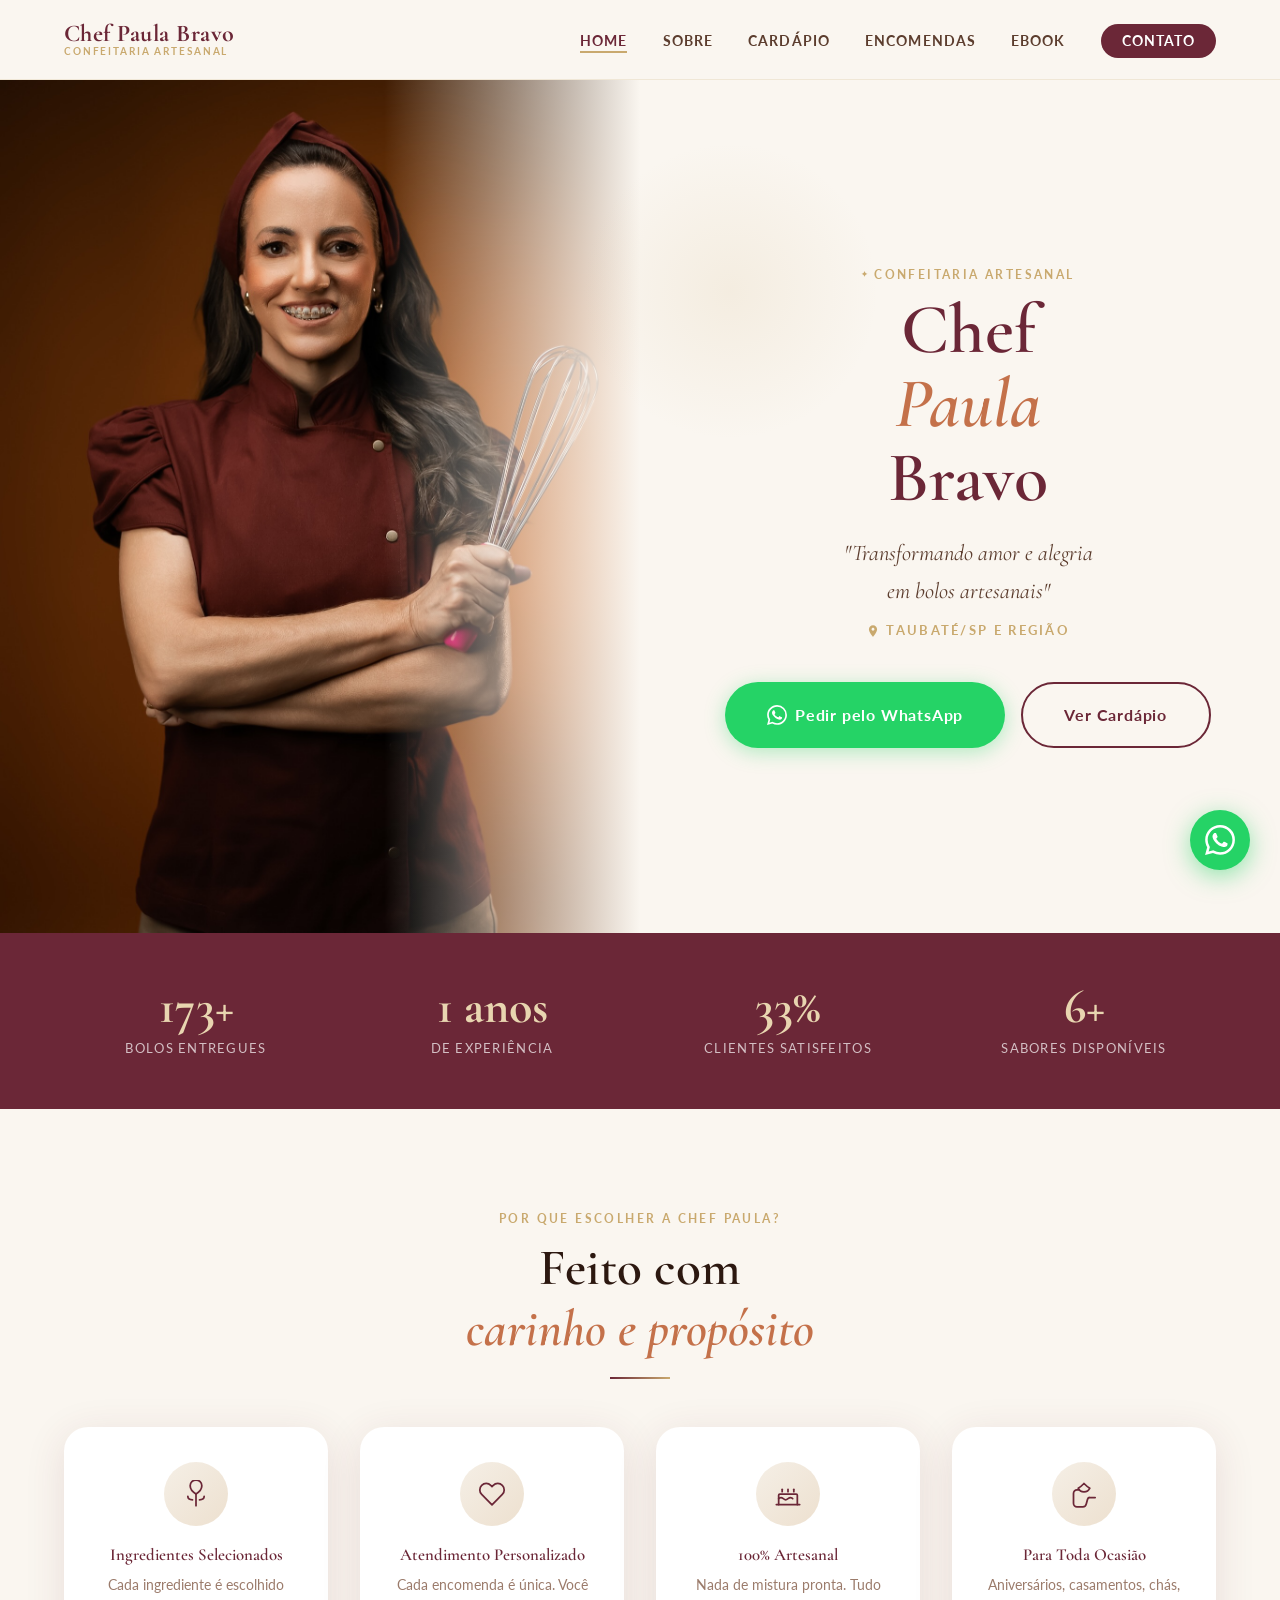
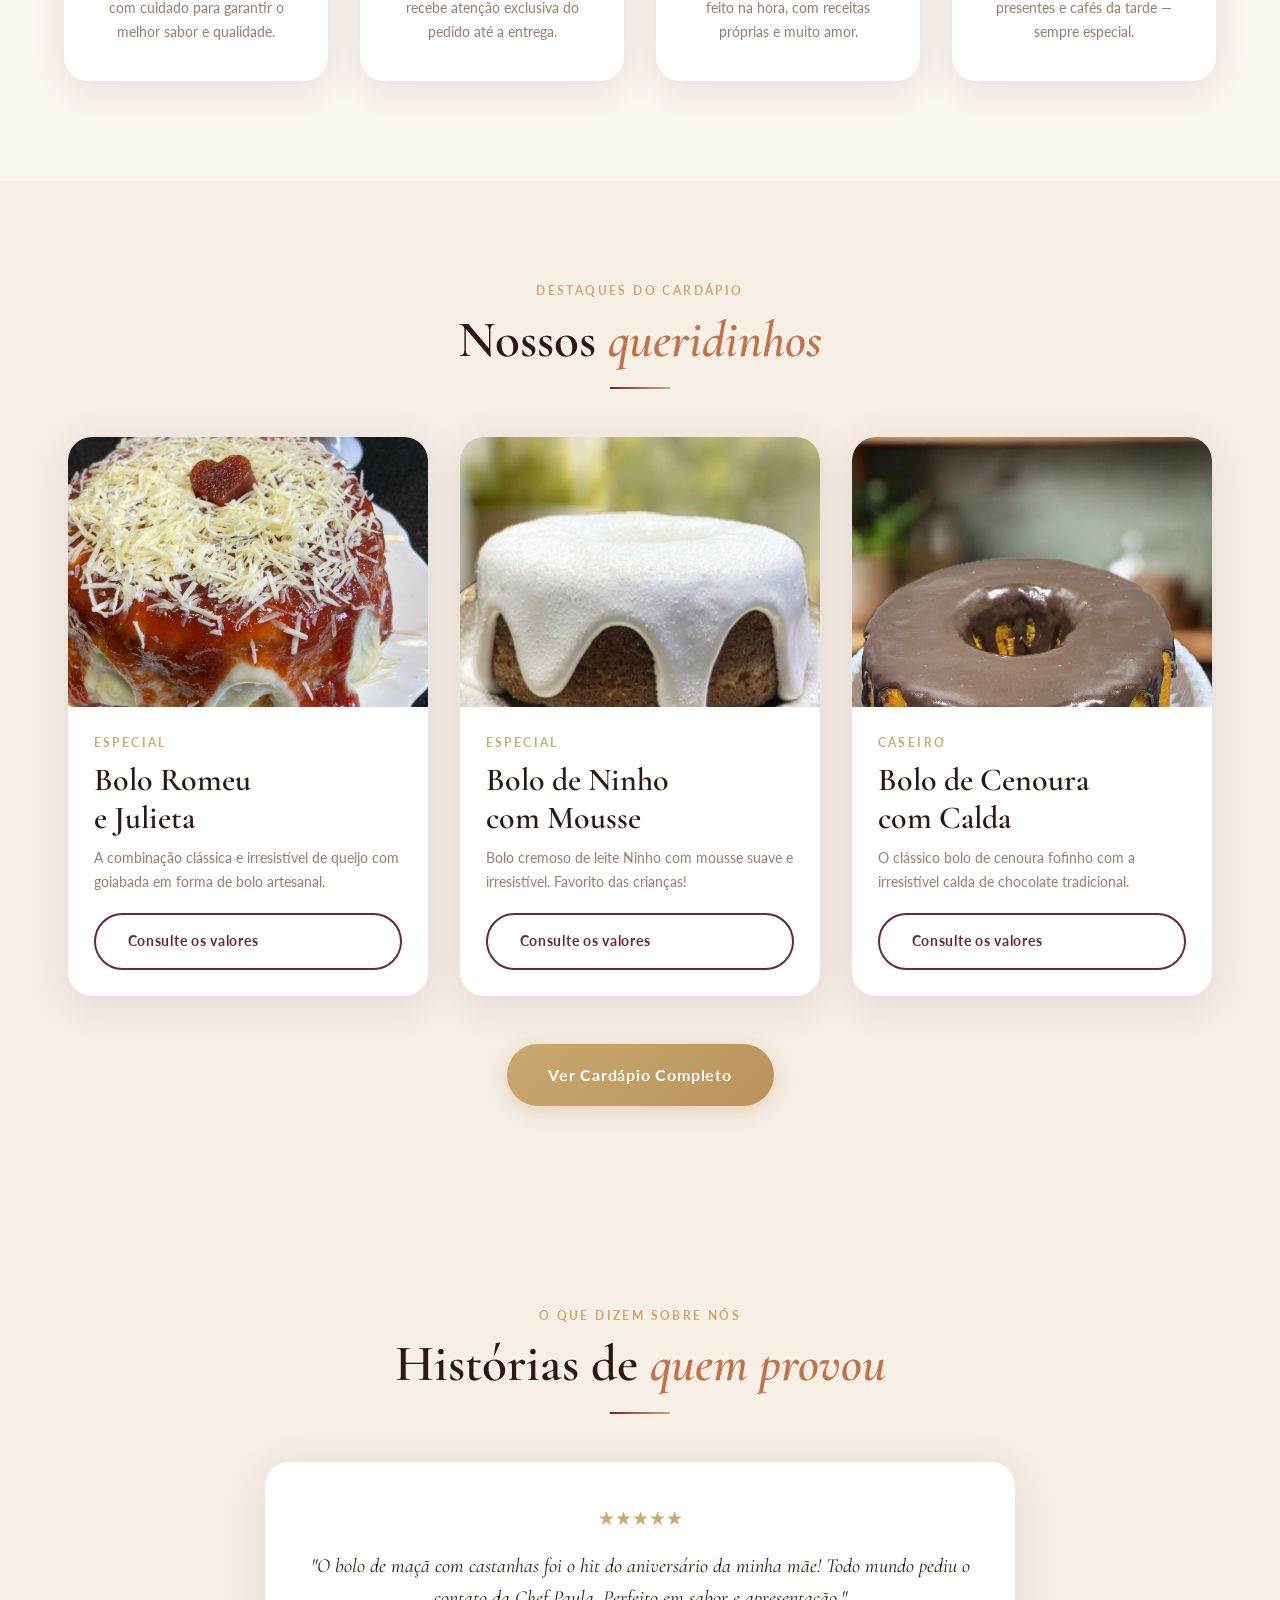
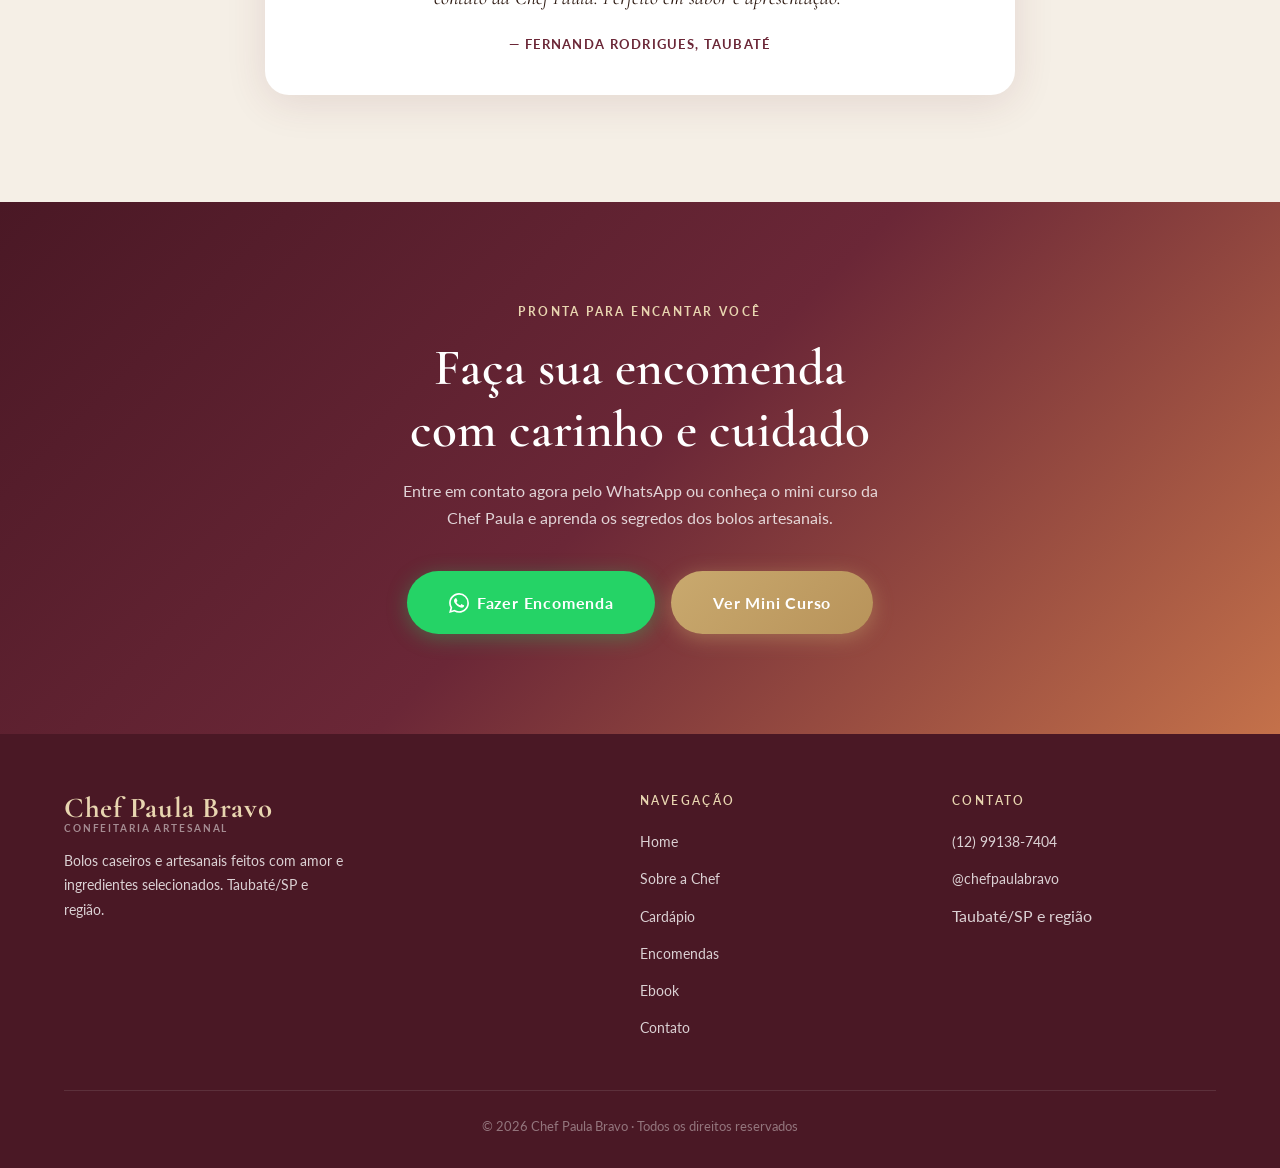
<file: index.html>
<!DOCTYPE html>
<html lang="pt-BR">
<head>
  <meta charset="UTF-8" />
  <meta name="viewport" content="width=device-width, initial-scale=1.0" />
  <title>Chef Paula Bravo | Bolos Artesanais — Taubaté/SP</title>
  <meta name="description" content="Bolos caseiros e artesanais feitos com amor pela Chef Paula Bravo em Taubaté/SP. Encomendas especiais para todas as ocasiões." />
  <link rel="preconnect" href="https://fonts.googleapis.com" />
  <link rel="preconnect" href="https://fonts.gstatic.com" crossorigin />
  <link href="https://fonts.googleapis.com/css2?family=Cormorant+Garamond:ital,wght@0,300;0,400;0,600;0,700;1,400;1,600&family=Lato:wght@300;400;700&display=swap" rel="stylesheet" />
  <link rel="stylesheet" href="style.css" />
  <style>
    /* ── Hero HOME ── */
    .hero {
      min-height: 100vh;
      padding-top: var(--nav-h);
      display: grid;
      grid-template-columns: 1fr 1fr;
      position: relative;
      overflow: hidden;
    }
    .hero-img-col { position: relative; }
    .hero-img-col img {
      width: 100%; height: 100%;
      object-fit: cover; object-position: center top;
    }
    .hero-img-col::after {
      content: '';
      position: absolute; inset: 0;
      background: linear-gradient(to right, transparent 60%, var(--creme) 100%);
    }
    .hero-content {
      display: flex; flex-direction: column; justify-content: center;
      padding: 4rem 5% 4rem 3rem;
      position: relative; z-index: 1;
    }
    .hero-content h1 {
      font-size: clamp(3rem, 5.5vw, 5.5rem);
      color: var(--vinho); line-height: 1.05; margin-bottom: 1.2rem;
    }
    .hero-content h1 em { font-style: italic; color: var(--terracota); }
    .hero-subtitle {
      font-family: var(--font-title); font-size: clamp(1.1rem, 2vw, 1.4rem);
      color: var(--text-mid); font-style: italic; margin-bottom: 0.6rem; font-weight: 400;
    }
    .hero-location {
      font-size: 0.8rem; font-weight: 700; letter-spacing: 0.18em;
      text-transform: uppercase; color: var(--dourado); margin-bottom: 2.5rem;
      display: flex; align-items: center; gap: 0.4rem;
    }
    .hero-btns { display: flex; gap: 1rem; flex-wrap: wrap; }
    .hero-deco {
      position: absolute; top: -60px; left: -60px;
      width: 300px; height: 300px; border-radius: 50%;
      background: radial-gradient(circle, rgba(201,169,110,0.12) 0%, transparent 70%);
      pointer-events: none;
    }

    /* ── Stats ── */
    .stats-bar { background: var(--vinho); padding: 50px 0; }
    .stats-grid {
      display: grid; grid-template-columns: repeat(4, 1fr);
      gap: 2rem; text-align: center;
    }
    .stat-number {
      font-family: var(--font-title); font-size: 3rem;
      font-weight: 700; color: var(--dourado-light); line-height: 1;
    }
    .stat-label {
      font-size: 0.8rem; letter-spacing: 0.1em;
      text-transform: uppercase; color: rgba(255,255,255,0.7); margin-top: 0.4rem;
    }

    /* ── Diferenciais ── */
    .diferenciais-grid {
      display: grid; grid-template-columns: repeat(4, 1fr);
      gap: 2rem; margin-top: 3rem;
    }
    .diferencial-card {
      background: var(--white); border-radius: var(--radius-lg);
      padding: 2.2rem 1.8rem; text-align: center;
      box-shadow: var(--shadow); transition: var(--transition);
      border-bottom: 3px solid transparent;
    }
    .diferencial-card:hover { transform: translateY(-6px); border-bottom-color: var(--dourado); }
    .diferencial-icon {
      width: 64px; height: 64px; border-radius: 50%;
      background: linear-gradient(135deg, #F5EFE6, #EDE0CF);
      display: flex; align-items: center; justify-content: center;
      margin: 0 auto 1.2rem;
    }
    .diferencial-icon svg { width: 28px; height: 28px; color: var(--vinho); stroke: var(--vinho); fill: none; }
    .diferencial-card h3 { font-size: 1.05rem; color: var(--vinho); margin-bottom: 0.5rem; }
    .diferencial-card p { font-size: 0.88rem; color: var(--text-light); line-height: 1.65; }

    /* ── Produtos destaque ── */
    .produtos-grid {
      display: flex;
      flex-wrap: wrap;
      justify-content: center;
      gap: 2rem;
      margin-top: 3rem;
    }
    .produtos-grid .card {
      flex: 0 1 calc(33.333% - 1.5rem);
      max-width: 360px;
      min-width: 260px;
    }
    .card-img {
      width: 100%;
      aspect-ratio: 4/3;
      object-fit: cover;
      object-position: center;
      display: block;
    }

    /* ── Depoimentos ── */
    .depoimentos-section { background: var(--bege); }
    .depoimentos-wrapper {
      position: relative; max-width: 750px;
      margin: 3rem auto 0; min-height: 240px;
    }
    .depoimento-slide {
      position: absolute; inset: 0; opacity: 0;
      transition: opacity 0.7s ease;
      display: flex; flex-direction: column; align-items: center; justify-content: center;
      text-align: center; padding: 2.5rem;
      background: var(--white); border-radius: var(--radius-lg); box-shadow: var(--shadow);
    }
    .depoimento-slide.active { opacity: 1; position: relative; }
    .depoimento-stars { color: var(--dourado); font-size: 1.2rem; margin-bottom: 1rem; }
    .depoimento-text {
      font-family: var(--font-title); font-size: 1.25rem; font-style: italic;
      color: var(--text-dark); margin-bottom: 1.2rem; line-height: 1.6;
    }
    .depoimento-autor {
      font-size: 0.8rem; font-weight: 700; letter-spacing: 0.1em;
      text-transform: uppercase; color: var(--vinho);
    }

    /* ── CTA final ── */
    .cta-section {
      background: linear-gradient(135deg, var(--vinho-dark) 0%, var(--vinho) 50%, var(--terracota) 100%);
      padding: 100px 0; text-align: center;
      position: relative; overflow: hidden;
    }
    .cta-section h2 { color: var(--white); }
    .cta-section p { color: rgba(255,255,255,0.8); max-width: 500px; margin: 1rem auto 2.5rem; }
    .cta-btns { display: flex; gap: 1rem; justify-content: center; flex-wrap: wrap; }

    /* ── Responsive ── */
    @media (max-width: 900px) {
      .hero { grid-template-columns: 1fr; grid-template-rows: 55vh auto; }
      .hero-img-col::after { background: linear-gradient(to bottom, transparent 60%, var(--creme) 100%); }
      .hero-content { padding: 3rem 5%; }
      .diferenciais-grid { grid-template-columns: 1fr 1fr; }
      .produtos-grid .card { flex: 0 1 calc(50% - 1rem); }
      .stats-grid { grid-template-columns: 1fr 1fr; gap: 1.5rem; }
    }
    @media (max-width: 600px) {
      .diferenciais-grid { grid-template-columns: 1fr; }
      .produtos-grid .card { flex: 0 1 100%; max-width: 100%; }
    }
  </style>
</head>
<body>

<nav class="navbar">
  <div class="nav-inner">
    <a href="index.html" class="nav-logo">
      <span class="logo-name">Chef Paula Bravo</span>
      <span class="logo-sub">Confeitaria Artesanal</span>
    </a>
    <button class="nav-toggle" aria-label="Menu">
      <span></span><span></span><span></span>
    </button>
    <ul class="nav-links">
      <li><a href="index.html" class="active">Home</a></li>
      <li><a href="sobre.html">Sobre</a></li>
      <li><a href="cardapio.html">Cardápio</a></li>
      <li><a href="encomendas.html">Encomendas</a></li>
      <li><a href="ebook.html">Ebook</a></li>
      <li><a href="contato.html" class="nav-cta">Contato</a></li>
    </ul>
  </div>
</nav>

<!-- ══ HERO ══ -->
<section class="hero">
  <div class="hero-img-col">
    <img src="img/paula-hero.png" alt="Chef Paula Bravo — Confeiteira Artesanal" />
  </div>
  <div class="hero-content">
    <div class="hero-deco"></div>
    <span class="eyebrow"><span class="ornament">✦</span> Confeitaria Artesanal</span>
    <h1>Chef<br><em>Paula</em><br>Bravo</h1>
    <p class="hero-subtitle">"Transformando amor e alegria<br>em bolos artesanais"</p>
    <p class="hero-location">
      <svg width="14" height="14" viewBox="0 0 24 24" fill="currentColor"><path d="M12 2C8.13 2 5 5.13 5 9c0 5.25 7 13 7 13s7-7.75 7-13c0-3.87-3.13-7-7-7zm0 9.5c-1.38 0-2.5-1.12-2.5-2.5s1.12-2.5 2.5-2.5 2.5 1.12 2.5 2.5-1.12 2.5-2.5 2.5z"/></svg>
      Taubaté/SP e região
    </p>
    <div class="hero-btns">
      <a href="https://wa.me/5512991387404?text=Ol%C3%A1%2C%20Chef%20Paula%21%20Vim%20pelo%20site%20e%20gostaria%20de%20fazer%20uma%20encomenda." class="btn btn-wpp btn-lg" target="_blank" rel="noopener">
        <svg width="20" height="20" viewBox="0 0 24 24" fill="currentColor"><path d="M17.472 14.382c-.297-.149-1.758-.867-2.03-.967-.273-.099-.471-.148-.67.15-.197.297-.767.966-.94 1.164-.173.199-.347.223-.644.075-.297-.15-1.255-.463-2.39-1.475-.883-.788-1.48-1.761-1.653-2.059-.173-.297-.018-.458.13-.606.134-.133.298-.347.446-.52.149-.174.198-.298.298-.497.099-.198.05-.371-.025-.52-.075-.149-.669-1.612-.916-2.207-.242-.579-.487-.5-.669-.51-.173-.008-.371-.01-.57-.01-.198 0-.52.074-.792.372-.272.297-1.04 1.016-1.04 2.479 0 1.462 1.065 2.875 1.213 3.074.149.198 2.096 3.2 5.077 4.487.709.306 1.262.489 1.694.625.712.227 1.36.195 1.871.118.571-.085 1.758-.719 2.006-1.413.248-.694.248-1.289.173-1.413-.074-.124-.272-.198-.57-.347m-5.421 7.403h-.004a9.87 9.87 0 01-5.031-1.378l-.361-.214-3.741.982.998-3.648-.235-.374a9.86 9.86 0 01-1.51-5.26c.001-5.45 4.436-9.884 9.888-9.884 2.64 0 5.122 1.03 6.988 2.898a9.825 9.825 0 012.893 6.994c-.003 5.45-4.437 9.884-9.885 9.884m8.413-18.297A11.815 11.815 0 0012.05 0C5.495 0 .16 5.335.157 11.892c0 2.096.547 4.142 1.588 5.945L.057 24l6.305-1.654a11.882 11.882 0 005.683 1.448h.005c6.554 0 11.89-5.335 11.893-11.893a11.821 11.821 0 00-3.48-8.413z"/></svg>
        Pedir pelo WhatsApp
      </a>
      <a href="cardapio.html" class="btn btn-outline btn-lg" style="color:var(--vinho);border-color:var(--vinho);">Ver Cardápio</a>
    </div>
  </div>
</section>

<!-- ══ STATS ══ -->
<section class="stats-bar">
  <div class="container">
    <div class="stats-grid">
      <div>
        <div class="stat-number"><span data-counter="500" data-suffix="+">500+</span></div>
        <div class="stat-label">Bolos entregues</div>
      </div>
      <div>
        <div class="stat-number"><span data-counter="5" data-suffix=" anos">5 anos</span></div>
        <div class="stat-label">De experiência</div>
      </div>
      <div>
        <div class="stat-number"><span data-counter="98" data-suffix="%">98%</span></div>
        <div class="stat-label">Clientes satisfeitos</div>
      </div>
      <div>
        <div class="stat-number"><span data-counter="20" data-suffix="+">20+</span></div>
        <div class="stat-label">Sabores disponíveis</div>
      </div>
    </div>
  </div>
</section>

<!-- ══ DIFERENCIAIS ══ -->
<section class="section">
  <div class="container text-center">
    <span class="eyebrow">Por que escolher a Chef Paula?</span>
    <h2 class="section-title">Feito com<br><em style="font-style:italic;color:var(--terracota)">carinho e propósito</em></h2>
    <div class="divider"></div>
    <div class="diferenciais-grid">
      <div class="diferencial-card">
        <div class="diferencial-icon">
          <svg viewBox="0 0 24 24" fill="none" stroke="currentColor" stroke-width="1.5" stroke-linecap="round" stroke-linejoin="round"><path d="M12 22V12"/><path d="M12 12C12 12 7 9 7 5a5 5 0 0 1 10 0c0 4-5 7-5 7z"/><path d="M9 17c-2 0-4-1-4-3"/><path d="M15 17c2 0 4-1 4-3"/></svg>
        </div>
        <h3>Ingredientes Selecionados</h3>
        <p>Cada ingrediente é escolhido com cuidado para garantir o melhor sabor e qualidade.</p>
      </div>
      <div class="diferencial-card">
        <div class="diferencial-icon">
          <svg viewBox="0 0 24 24" fill="none" stroke="currentColor" stroke-width="1.5" stroke-linecap="round" stroke-linejoin="round"><path d="M20.84 4.61a5.5 5.5 0 0 0-7.78 0L12 5.67l-1.06-1.06a5.5 5.5 0 0 0-7.78 7.78L12 21.23l8.84-8.84a5.5 5.5 0 0 0 0-7.78z"/></svg>
        </div>
        <h3>Atendimento Personalizado</h3>
        <p>Cada encomenda é única. Você recebe atenção exclusiva do pedido até a entrega.</p>
      </div>
      <div class="diferencial-card">
        <div class="diferencial-icon">
          <svg viewBox="0 0 24 24" fill="none" stroke="currentColor" stroke-width="1.5" stroke-linecap="round" stroke-linejoin="round"><path d="M20 21v-8a1 1 0 0 0-1-1H5a1 1 0 0 0-1 1v8"/><path d="M4 16s.5-1 2-1 2.5 2 4 2 2.5-2 4-2 2 1 2 1"/><path d="M2 21h20"/><path d="M7 8v2"/><path d="M12 8v2"/><path d="M17 8v2"/></svg>
        </div>
        <h3>100% Artesanal</h3>
        <p>Nada de mistura pronta. Tudo feito na hora, com receitas próprias e muito amor.</p>
      </div>
      <div class="diferencial-card">
        <div class="diferencial-icon">
          <svg viewBox="0 0 24 24" fill="none" stroke="currentColor" stroke-width="1.5" stroke-linecap="round" stroke-linejoin="round"><path d="M21.54 15H17a2 2 0 0 0-1.94 1.5l-1.12 4A3 3 0 0 1 11 23H6a3 3 0 0 1-3-3v-8.5a3 3 0 0 1 3-3h2"/><path d="M17 7.02C14.33 5.48 12 3 12 3s-2.33 2.48-5 4.02a5.5 5.5 0 0 0 10 0z"/></svg>
        </div>
        <h3>Para Toda Ocasião</h3>
        <p>Aniversários, casamentos, chás, presentes e cafés da tarde — sempre especial.</p>
      </div>
    </div>
  </div>
</section>

<!-- ══ PRODUTOS DESTAQUE ══ -->
<section class="section section-alt">
  <div class="container">
    <div class="text-center">
      <span class="eyebrow">Destaques do Cardápio</span>
      <h2 class="section-title">Nossos <em style="font-style:italic;color:var(--terracota)">queridinhos</em></h2>
      <div class="divider"></div>
    </div>
    <div class="produtos-grid">

      <div class="card">
        <img src="img/Bolo Romeu e Julieta .jpeg" alt="Bolo Romeu e Julieta" class="card-img" loading="lazy" />
        <div class="card-body">
          <span class="eyebrow" style="text-align:left">Especial</span>
          <h3 style="margin-bottom:.5rem">Bolo Romeu<br>e Julieta</h3>
          <p style="font-size:.88rem;color:var(--text-light);margin-bottom:1.2rem">A combinação clássica e irresistível de queijo com goiabada em forma de bolo artesanal.</p>
          <a href="cardapio.html" class="btn btn-outline" style="width:100%;text-align:center;color:var(--vinho);border-color:var(--vinho);">Consulte os valores</a>
        </div>
      </div>

      <div class="card">
        <img src="img/Bolo de ninho com mousse.PNG" alt="Bolo de Ninho com Mousse" class="card-img" loading="lazy" />
        <div class="card-body">
          <span class="eyebrow" style="text-align:left">Especial</span>
          <h3 style="margin-bottom:.5rem">Bolo de Ninho<br>com Mousse</h3>
          <p style="font-size:.88rem;color:var(--text-light);margin-bottom:1.2rem">Bolo cremoso de leite Ninho com mousse suave e irresistível. Favorito das crianças!</p>
          <a href="cardapio.html" class="btn btn-outline" style="width:100%;text-align:center;color:var(--vinho);border-color:var(--vinho);">Consulte os valores</a>
        </div>
      </div>

      <div class="card">
        <img src="img/Cenoura com calda tradiciona.PNG" alt="Bolo de Cenoura com Calda Tradicional" class="card-img" loading="lazy" />
        <div class="card-body">
          <span class="eyebrow" style="text-align:left">Caseiro</span>
          <h3 style="margin-bottom:.5rem">Bolo de Cenoura<br>com Calda</h3>
          <p style="font-size:.88rem;color:var(--text-light);margin-bottom:1.2rem">O clássico bolo de cenoura fofinho com a irresistível calda de chocolate tradicional.</p>
          <a href="cardapio.html" class="btn btn-outline" style="width:100%;text-align:center;color:var(--vinho);border-color:var(--vinho);">Consulte os valores</a>
        </div>
      </div>

    </div>
    <div style="text-align:center;margin-top:3rem">
      <a href="cardapio.html" class="btn btn-gold btn-lg">Ver Cardápio Completo</a>
    </div>
  </div>
</section>

<!-- ══ DEPOIMENTOS ══ -->
<section class="section depoimentos-section">
  <div class="container text-center">
    <span class="eyebrow">O que dizem sobre nós</span>
    <h2 class="section-title">Histórias de <em style="font-style:italic;color:var(--terracota)">quem provou</em></h2>
    <div class="divider"></div>
    <div class="depoimentos-wrapper">
      <div class="depoimento-slide active">
        <div class="depoimento-stars">★★★★★</div>
        <p class="depoimento-text">"O bolo de maçã com castanhas foi o hit do aniversário da minha mãe! Todo mundo pediu o contato da Chef Paula. Perfeito em sabor e apresentação."</p>
        <span class="depoimento-autor">— Fernanda Rodrigues, Taubaté</span>
      </div>
      <div class="depoimento-slide">
        <div class="depoimento-stars">★★★★★</div>
        <p class="depoimento-text">"Encomendei o kit café da tarde para uma reunião de família e foi um sucesso. Os pãezinhos de mandioquinha foram os primeiros a acabar! Voltarei sempre."</p>
        <span class="depoimento-autor">— Carla Mendonça, Tremembé</span>
      </div>
      <div class="depoimento-slide">
        <div class="depoimento-stars">★★★★★</div>
        <p class="depoimento-text">"Atendimento carinhoso, entrega no prazo e um bolo de nozes que me fez chorar de emoção. Chef Paula, você é um presente! Super recomendo."</p>
        <span class="depoimento-autor">— Juliana Castro, Taubaté</span>
      </div>
    </div>
  </div>
</section>

<!-- ══ CTA FINAL ══ -->
<section class="cta-section">
  <div class="container">
    <span class="eyebrow" style="color:var(--dourado-light);margin-bottom:1rem">Pronta para encantar você</span>
    <h2 style="font-size:clamp(2rem,4vw,3.5rem)">Faça sua encomenda<br>com carinho e cuidado</h2>
    <p>Entre em contato agora pelo WhatsApp ou conheça o mini curso da Chef Paula e aprenda os segredos dos bolos artesanais.</p>
    <div class="cta-btns">
      <a href="https://wa.me/5512991387404?text=Olá%2C%20Chef%20Paula%21%20Vim%20pelo%20site%20e%20gostaria%20de%20fazer%20uma%20encomenda." class="btn btn-wpp btn-lg" target="_blank" rel="noopener">
        <svg width="20" height="20" viewBox="0 0 24 24" fill="currentColor"><path d="M17.472 14.382c-.297-.149-1.758-.867-2.03-.967-.273-.099-.471-.148-.67.15-.197.297-.767.966-.94 1.164-.173.199-.347.223-.644.075-.297-.15-1.255-.463-2.39-1.475-.883-.788-1.48-1.761-1.653-2.059-.173-.297-.018-.458.13-.606.134-.133.298-.347.446-.52.149-.174.198-.298.298-.497.099-.198.05-.371-.025-.52-.075-.149-.669-1.612-.916-2.207-.242-.579-.487-.5-.669-.51-.173-.008-.371-.01-.57-.01-.198 0-.52.074-.792.372-.272.297-1.04 1.016-1.04 2.479 0 1.462 1.065 2.875 1.213 3.074.149.198 2.096 3.2 5.077 4.487.709.306 1.262.489 1.694.625.712.227 1.36.195 1.871.118.571-.085 1.758-.719 2.006-1.413.248-.694.248-1.289.173-1.413-.074-.124-.272-.198-.57-.347m-5.421 7.403h-.004a9.87 9.87 0 01-5.031-1.378l-.361-.214-3.741.982.998-3.648-.235-.374a9.86 9.86 0 01-1.51-5.26c.001-5.45 4.436-9.884 9.888-9.884 2.64 0 5.122 1.03 6.988 2.898a9.825 9.825 0 012.893 6.994c-.003 5.45-4.437 9.884-9.885 9.884m8.413-18.297A11.815 11.815 0 0012.05 0C5.495 0 .16 5.335.157 11.892c0 2.096.547 4.142 1.588 5.945L.057 24l6.305-1.654a11.882 11.882 0 005.683 1.448h.005c6.554 0 11.89-5.335 11.893-11.893a11.821 11.821 0 00-3.48-8.413z"/></svg>
        Fazer Encomenda
      </a>
      <a href="ebook.html" class="btn btn-gold btn-lg">Ver Mini Curso</a>
    </div>
  </div>
</section>

<!-- ══ FOOTER ══ -->
<footer>
  <div class="container">
    <div class="footer-grid">
      <div class="footer-brand">
        <a href="index.html" class="nav-logo">
          <span class="logo-name">Chef Paula Bravo</span>
          <span class="logo-sub">Confeitaria Artesanal</span>
        </a>
        <p>Bolos caseiros e artesanais feitos com amor e ingredientes selecionados. Taubaté/SP e região.</p>
      </div>
      <div>
        <h4>Navegação</h4>
        <ul>
          <li><a href="index.html">Home</a></li>
          <li><a href="sobre.html">Sobre a Chef</a></li>
          <li><a href="cardapio.html">Cardápio</a></li>
          <li><a href="encomendas.html">Encomendas</a></li>
          <li><a href="ebook.html">Ebook</a></li>
          <li><a href="contato.html">Contato</a></li>
        </ul>
      </div>
      <div>
        <h4>Contato</h4>
        <ul>
          <li><a href="https://wa.me/5512991387404" target="_blank">(12) 99138-7404</a></li>
          <li><a href="https://instagram.com/chefpaulabravo" target="_blank">@chefpaulabravo</a></li>
          <li>Taubaté/SP e região</li>
        </ul>
      </div>
    </div>
    <p class="footer-bottom">© 2026 Chef Paula Bravo · Todos os direitos reservados</p>
  </div>
</footer>

<!-- ══ WHATSAPP FLUTUANTE ══ -->
<a href="https://wa.me/5512991387404?text=Olá%2C%20Chef%20Paula%21%20Vim%20pelo%20site%20e%20gostaria%20de%20fazer%20uma%20encomenda." class="wpp-float" target="_blank" rel="noopener" aria-label="WhatsApp">
  <svg viewBox="0 0 24 24" fill="currentColor"><path d="M17.472 14.382c-.297-.149-1.758-.867-2.03-.967-.273-.099-.471-.148-.67.15-.197.297-.767.966-.94 1.164-.173.199-.347.223-.644.075-.297-.15-1.255-.463-2.39-1.475-.883-.788-1.48-1.761-1.653-2.059-.173-.297-.018-.458.13-.606.134-.133.298-.347.446-.52.149-.174.198-.298.298-.497.099-.198.05-.371-.025-.52-.075-.149-.669-1.612-.916-2.207-.242-.579-.487-.5-.669-.51-.173-.008-.371-.01-.57-.01-.198 0-.52.074-.792.372-.272.297-1.04 1.016-1.04 2.479 0 1.462 1.065 2.875 1.213 3.074.149.198 2.096 3.2 5.077 4.487.709.306 1.262.489 1.694.625.712.227 1.36.195 1.871.118.571-.085 1.758-.719 2.006-1.413.248-.694.248-1.289.173-1.413-.074-.124-.272-.198-.57-.347m-5.421 7.403h-.004a9.87 9.87 0 01-5.031-1.378l-.361-.214-3.741.982.998-3.648-.235-.374a9.86 9.86 0 01-1.51-5.26c.001-5.45 4.436-9.884 9.888-9.884 2.64 0 5.122 1.03 6.988 2.898a9.825 9.825 0 012.893 6.994c-.003 5.45-4.437 9.884-9.885 9.884m8.413-18.297A11.815 11.815 0 0012.05 0C5.495 0 .16 5.335.157 11.892c0 2.096.547 4.142 1.588 5.945L.057 24l6.305-1.654a11.882 11.882 0 005.683 1.448h.005c6.554 0 11.89-5.335 11.893-11.893a11.821 11.821 0 00-3.48-8.413z"/></svg>
</a>

<script src="script.js"></script>
</body>
</html>
</file>
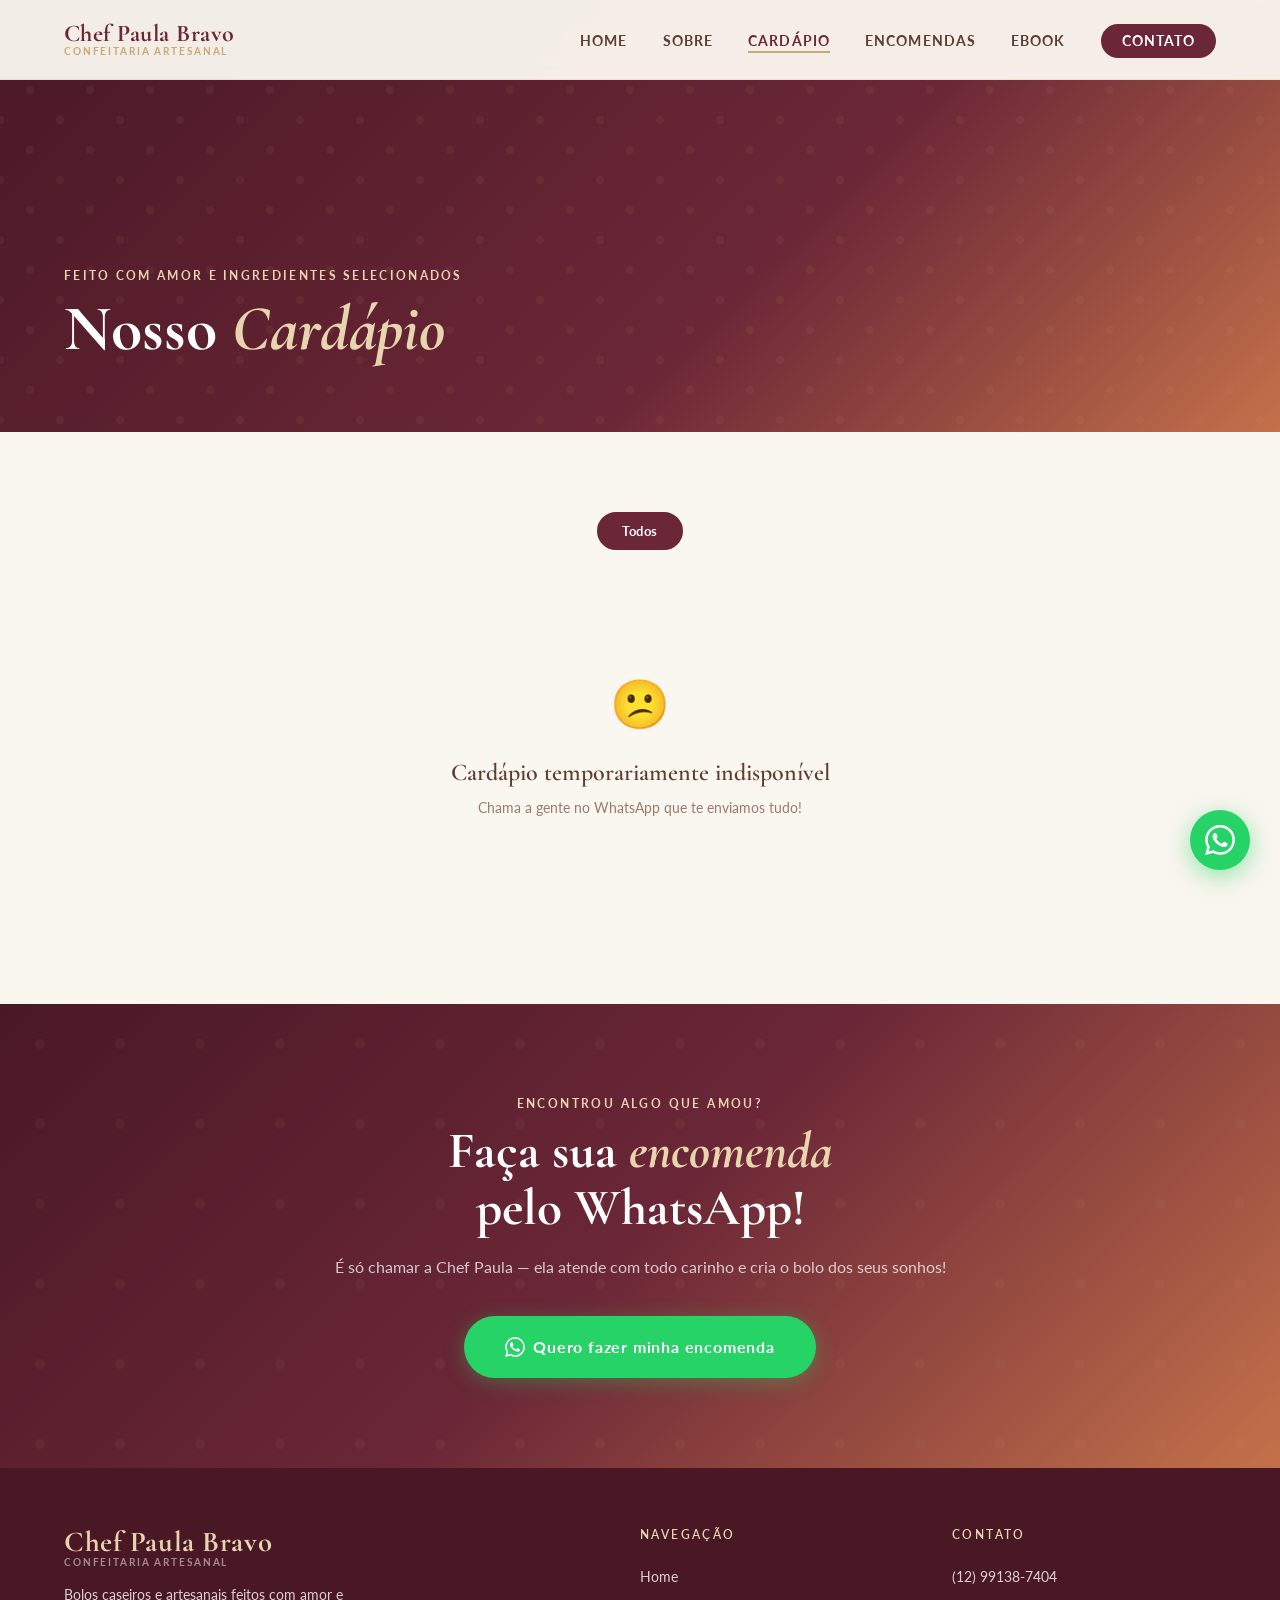
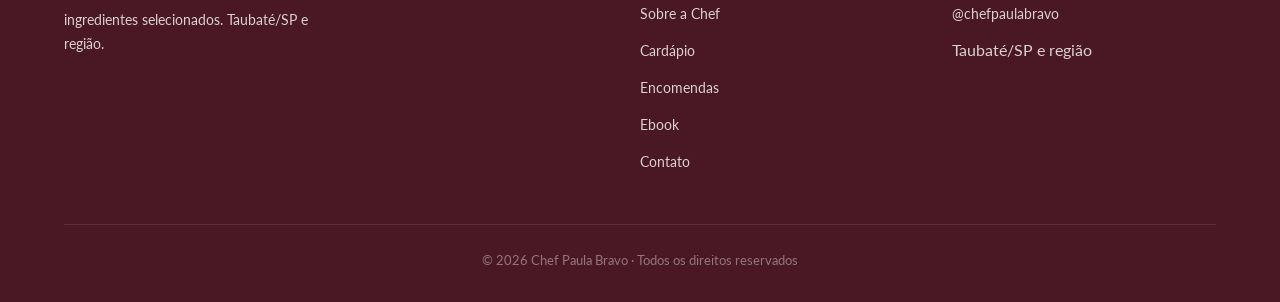
<file: cardapio.html>
<!DOCTYPE html>
<html lang="pt-BR">
<head>
  <meta charset="UTF-8" />
  <meta name="viewport" content="width=device-width, initial-scale=1.0" />
  <title>Cardápio | Chef Paula Bravo</title>
  <meta name="description" content="Cardápio da Chef Paula Bravo — bolos artesanais, kits café da tarde e muito mais em Taubaté/SP." />
  <link rel="preconnect" href="https://fonts.googleapis.com" />
  <link rel="preconnect" href="https://fonts.gstatic.com" crossorigin />
  <link href="https://fonts.googleapis.com/css2?family=Cormorant+Garamond:ital,wght@0,300;0,400;0,600;0,700;1,400;1,600&family=Lato:wght@300;400;700&display=swap" rel="stylesheet" />
  <link rel="stylesheet" href="style.css" />
  <style>
    .card-hero {
      min-height: 48vh;
      padding-top: var(--nav-h);
      padding-bottom: 70px;
      background: linear-gradient(135deg, #4A1825 0%, #6B2737 60%, #C4714A 100%);
      display: flex;
      align-items: flex-end;
      position: relative;
      overflow: hidden;
    }
    .card-hero::before {
      content: '';
      position: absolute; inset: 0;
      background-image: url("data:image/svg+xml,%3Csvg width='60' height='60' viewBox='0 0 60 60' xmlns='http://www.w3.org/2000/svg'%3E%3Cg fill='%23C9A96E' fill-opacity='0.07'%3E%3Ccircle cx='30' cy='30' r='4'/%3E%3Ccircle cx='0' cy='0' r='4'/%3E%3Ccircle cx='60' cy='0' r='4'/%3E%3Ccircle cx='0' cy='60' r='4'/%3E%3Ccircle cx='60' cy='60' r='4'/%3E%3C/g%3E%3C/svg%3E");
      pointer-events: none;
    }
    .card-hero-content {
      position: relative; z-index: 1;
      width: 90%; max-width: 1200px; margin: 0 auto;
    }
    .card-hero-content span {
      display: block;
      font-family: var(--font-body);
      font-size: .72rem; font-weight: 700;
      letter-spacing: .2em; text-transform: uppercase;
      color: #E8D5B0; margin-bottom: .6rem;
    }
    .card-hero-content h1 {
      font-family: var(--font-title);
      font-size: clamp(2.8rem, 5vw, 5rem);
      font-weight: 700; color: #FFFFFF;
      line-height: 1.05; margin: 0;
    }
    .card-hero-content h1 em { font-style: italic; color: #E8D5B0; }

    .cardapio-sec { background: #FAF6F0; padding: 80px 0 120px; }
    .cardapio-wrap { width: 90%; max-width: 1200px; margin: 0 auto; }

    .filtros-wrap {
      display: flex; flex-wrap: wrap; gap: .7rem;
      margin-bottom: 3rem; justify-content: center;
    }
    .filtro-btn {
      padding: .55rem 1.4rem; border-radius: 50px;
      border: 2px solid #E8D5C4; background: #FFFFFF;
      font-family: var(--font-body); font-size: .82rem; font-weight: 700;
      letter-spacing: .05em; color: #5C3D2E; cursor: pointer;
      transition: all .25s ease;
    }
    .filtro-btn:hover { border-color: #6B2737; color: #6B2737; }
    .filtro-btn.ativo { background: #6B2737; border-color: #6B2737; color: #FFFFFF; }

    .produtos-grid {
      display: grid;
      grid-template-columns: repeat(auto-fill, minmax(290px, 1fr));
      gap: 1.8rem;
    }
    .produto-card {
      background: #FFFFFF; border-radius: 20px; overflow: hidden;
      box-shadow: 0 4px 20px rgba(107,39,55,0.08);
      transition: transform .3s ease, box-shadow .3s ease;
      display: flex; flex-direction: column;
    }
    .produto-card:hover { transform: translateY(-6px); box-shadow: 0 14px 40px rgba(107,39,55,0.15); }

    .produto-img-wrap {
      position: relative; width: 100%; aspect-ratio: 4/3;
      overflow: hidden; background: #F5EFE6;
    }
    .produto-img-wrap img {
      width: 100%; height: 100%; object-fit: cover;
      transition: transform .4s ease;
    }
    .produto-card:hover .produto-img-wrap img { transform: scale(1.06); }
    .produto-categoria-badge {
      position: absolute; top: 12px; left: 12px;
      background: rgba(107,39,55,.88); color: #FFFFFF;
      font-family: var(--font-body); font-size: .62rem; font-weight: 700;
      letter-spacing: .12em; text-transform: uppercase;
      padding: .28rem .75rem; border-radius: 50px; backdrop-filter: blur(4px);
    }
    .produto-sem-img {
      width: 100%; height: 100%;
      display: flex; align-items: center; justify-content: center;
      font-size: 3.5rem;
      background: linear-gradient(135deg, #F5EFE6, #EDE0D4);
    }

    .produto-body { padding: 1.4rem 1.5rem 1.6rem; display: flex; flex-direction: column; flex: 1; }
    .produto-nome { font-family: var(--font-title); font-size: 1.25rem; font-weight: 700; color: #2C1810; line-height: 1.2; margin-bottom: .4rem; }
    .produto-desc { font-family: var(--font-body); font-size: .86rem; color: #7A5C50; line-height: 1.65; flex: 1; margin-bottom: .9rem; }

    /* ── TAMANHOS P / M / G ── */
    .tamanhos-wrap {
      display: flex; gap: .45rem;
      margin-bottom: .85rem; align-items: center;
    }
    .tamanho-label {
      font-family: var(--font-body); font-size: .72rem; font-weight: 700;
      letter-spacing: .08em; text-transform: uppercase;
      color: #9B7B6B; margin-right: .1rem;
    }
    .tamanho-btn {
      width: 34px; height: 34px; border-radius: 50%;
      border: 2px solid #E8D5C4; background: #FAF6F0;
      font-family: var(--font-body); font-size: .78rem; font-weight: 700;
      color: #5C3D2E; cursor: pointer;
      display: flex; align-items: center; justify-content: center;
      transition: all .2s ease;
    }
    .tamanho-btn:hover { border-color: #6B2737; color: #6B2737; background: #F5EFE6; }
    .tamanho-btn.ativo {
      background: #6B2737; border-color: #6B2737;
      color: #FFFFFF;
    }

    /* ── RODAPÉ DO CARD ── */
    .produto-rodape { display: flex; align-items: center; justify-content: space-between; gap: .6rem; margin-top: auto; }
    .produto-info-extra { display: flex; flex-direction: column; gap: .2rem; }
    .produto-peso { font-family: var(--font-body); font-size: .75rem; color: #9B7B6B; font-weight: 600; letter-spacing: .05em; }
    .produto-preco {
      font-family: var(--font-title); font-size: 1.45rem; font-weight: 700; color: #6B2737;
      transition: opacity .2s;
    }
    .produto-preco-label {
      font-family: var(--font-body); font-size: .7rem; font-weight: 600;
      color: #C9A96E; letter-spacing: .04em; text-transform: uppercase;
      margin-bottom: .1rem;
    }

    .btn-pedir {
      display: inline-flex; align-items: center; gap: .4rem;
      padding: .6rem 1.1rem; background: #25D366; color: #FFFFFF;
      font-family: var(--font-body); font-size: .78rem; font-weight: 700;
      border-radius: 50px; text-decoration: none; transition: all .25s ease; white-space: nowrap;
    }
    .btn-pedir:hover { background: #1cb855; transform: translateY(-2px); box-shadow: 0 6px 20px rgba(37,211,102,.4); }

    .loading-wrap { text-align: center; padding: 5rem 0; }
    .loading-spinner {
      width: 48px; height: 48px; border: 4px solid #E8D5C4;
      border-top-color: #6B2737; border-radius: 50%;
      animation: spin .8s linear infinite; margin: 0 auto 1.2rem;
    }
    @keyframes spin { to { transform: rotate(360deg); } }
    .loading-wrap p { font-family: var(--font-body); color: #9B7B6B; font-size: .9rem; }
    .estado-vazio { text-align: center; padding: 4rem 1rem; color: #9B7B6B; }
    .estado-vazio .emoji { font-size: 3rem; margin-bottom: 1rem; }
    .estado-vazio h3 { font-family: var(--font-title); font-size: 1.5rem; color: #5C3D2E; margin-bottom: .5rem; }
    .estado-vazio p { font-family: var(--font-body); font-size: .9rem; }

    .card-cta {
      background: linear-gradient(135deg, #4A1825 0%, #6B2737 50%, #C4714A 100%);
      padding: 90px 0; text-align: center; position: relative; overflow: hidden;
    }
    .card-cta::before {
      content: ''; position: absolute; inset: 0;
      background-image: url("data:image/svg+xml,%3Csvg width='80' height='80' viewBox='0 0 80 80' xmlns='http://www.w3.org/2000/svg'%3E%3Cg fill='%23C9A96E' fill-opacity='0.06'%3E%3Ccircle cx='40' cy='40' r='5'/%3E%3C/g%3E%3C/svg%3E");
      pointer-events: none;
    }
    .card-cta-inner { position: relative; z-index: 1; width: 90%; max-width: 640px; margin: 0 auto; }
    .card-cta h2 { font-family: var(--font-title); font-size: clamp(2rem, 4vw, 3.2rem); font-weight: 700; color: #FFFFFF; line-height: 1.12; margin-bottom: 1rem; }
    .card-cta h2 em { font-style: italic; color: #E8D5B0; }
    .card-cta p { font-family: var(--font-body); font-size: .97rem; color: rgba(255,255,255,.75); margin: 0 auto 2.2rem; line-height: 1.75; }

    @media (max-width: 640px) {
      .cardapio-sec { padding: 60px 0 80px; }
      .produtos-grid { grid-template-columns: 1fr 1fr; gap: 1rem; }
      .produto-body { padding: 1rem 1rem 1.2rem; }
      .produto-nome { font-size: 1.05rem; }
      .produto-preco { font-size: 1.2rem; }
    }
    @media (max-width: 400px) { .produtos-grid { grid-template-columns: 1fr; } }
  </style>
</head>
<body>

<nav class="navbar">
  <div class="nav-inner">
    <a href="index.html" class="nav-logo">
      <span class="logo-name">Chef Paula Bravo</span>
      <span class="logo-sub">Confeitaria Artesanal</span>
    </a>
    <button class="nav-toggle" aria-label="Menu"><span></span><span></span><span></span></button>
    <ul class="nav-links">
      <li><a href="index.html">Home</a></li>
      <li><a href="sobre.html">Sobre</a></li>
      <li><a href="cardapio.html" class="active">Cardápio</a></li>
      <li><a href="encomendas.html">Encomendas</a></li>
      <li><a href="ebook.html">Ebook</a></li>
      <li><a href="contato.html" class="nav-cta">Contato</a></li>
    </ul>
  </div>
</nav>

<section class="card-hero">
  <div class="card-hero-content">
    <span>Feito com amor e ingredientes selecionados</span>
    <h1>Nosso <em>Cardápio</em></h1>
  </div>
</section>

<section class="cardapio-sec">
  <div class="cardapio-wrap">
    <div class="filtros-wrap" id="filtros">
      <button class="filtro-btn ativo" data-cat="Todos">Todos</button>
    </div>
    <div id="produtos-container">
      <div class="loading-wrap">
        <div class="loading-spinner"></div>
        <p>Carregando o cardápio...</p>
      </div>
    </div>
  </div>
</section>

<section class="card-cta">
  <div class="card-cta-inner">
    <span class="eyebrow" style="color:#E8D5B0;text-align:center;display:block;margin-bottom:.5rem">Encontrou algo que amou?</span>
    <h2>Faça sua <em>encomenda</em><br>pelo WhatsApp!</h2>
    <p>É só chamar a Chef Paula — ela atende com todo carinho e cria o bolo dos seus sonhos!</p>
    <a href="https://wa.me/5512991387404?text=Ol%C3%A1%2C%20Chef%20Paula%21%20Vi%20o%20card%C3%A1pio%20e%20quero%20fazer%20uma%20encomenda!" class="btn btn-wpp btn-lg" target="_blank" rel="noopener">
      <svg width="20" height="20" viewBox="0 0 24 24" fill="currentColor"><path d="M17.472 14.382c-.297-.149-1.758-.867-2.03-.967-.273-.099-.471-.148-.67.15-.197.297-.767.966-.94 1.164-.173.199-.347.223-.644.075-.297-.15-1.255-.463-2.39-1.475-.883-.788-1.48-1.761-1.653-2.059-.173-.297-.018-.458.13-.606.134-.133.298-.347.446-.52.149-.174.198-.298.298-.497.099-.198.05-.371-.025-.52-.075-.149-.669-1.612-.916-2.207-.242-.579-.487-.5-.669-.51-.173-.008-.371-.01-.57-.01-.198 0-.52.074-.792.372-.272.297-1.04 1.016-1.04 2.479 0 1.462 1.065 2.875 1.213 3.074.149.198 2.096 3.2 5.077 4.487.709.306 1.262.489 1.694.625.712.227 1.36.195 1.871.118.571-.085 1.758-.719 2.006-1.413.248-.694.248-1.289.173-1.413-.074-.124-.272-.198-.57-.347m-5.421 7.403h-.004a9.87 9.87 0 01-5.031-1.378l-.361-.214-3.741.982.998-3.648-.235-.374a9.86 9.86 0 01-1.51-5.26c.001-5.45 4.436-9.884 9.888-9.884 2.64 0 5.122 1.03 6.988 2.898a9.825 9.825 0 012.893 6.994c-.003 5.45-4.437 9.884-9.885 9.884m8.413-18.297A11.815 11.815 0 0012.05 0C5.495 0 .16 5.335.157 11.892c0 2.096.547 4.142 1.588 5.945L.057 24l6.305-1.654a11.882 11.882 0 005.683 1.448h.005c6.554 0 11.89-5.335 11.893-11.893a11.821 11.821 0 00-3.48-8.413z"/></svg>
      Quero fazer minha encomenda
    </a>
  </div>
</section>

<footer>
  <div class="container">
    <div class="footer-grid">
      <div class="footer-brand">
        <a href="index.html" class="nav-logo">
          <span class="logo-name">Chef Paula Bravo</span>
          <span class="logo-sub">Confeitaria Artesanal</span>
        </a>
        <p>Bolos caseiros e artesanais feitos com amor e ingredientes selecionados. Taubaté/SP e região.</p>
      </div>
      <div>
        <h4>Navegação</h4>
        <ul>
          <li><a href="index.html">Home</a></li>
          <li><a href="sobre.html">Sobre a Chef</a></li>
          <li><a href="cardapio.html">Cardápio</a></li>
          <li><a href="encomendas.html">Encomendas</a></li>
          <li><a href="ebook.html">Ebook</a></li>
          <li><a href="contato.html">Contato</a></li>
        </ul>
      </div>
      <div>
        <h4>Contato</h4>
        <ul>
          <li><a href="https://wa.me/5512991387404" target="_blank">(12) 99138-7404</a></li>
          <li><a href="https://instagram.com/chefpaulabravo" target="_blank">@chefpaulabravo</a></li>
          <li>Taubaté/SP e região</li>
        </ul>
      </div>
    </div>
    <p class="footer-bottom">© 2026 Chef Paula Bravo · Todos os direitos reservados</p>
  </div>
</footer>

<a href="https://wa.me/5512991387404?text=Ol%C3%A1%2C%20Chef%20Paula%21%20Vim%20pelo%20site%20e%20gostaria%20de%20fazer%20uma%20encomenda." class="wpp-float" target="_blank" rel="noopener" aria-label="WhatsApp">
  <svg viewBox="0 0 24 24"><path d="M17.472 14.382c-.297-.149-1.758-.867-2.03-.967-.273-.099-.471-.148-.67.15-.197.297-.767.966-.94 1.164-.173.199-.347.223-.644.075-.297-.15-1.255-.463-2.39-1.475-.883-.788-1.48-1.761-1.653-2.059-.173-.297-.018-.458.13-.606.134-.133.298-.347.446-.52.149-.174.198-.298.298-.497.099-.198.05-.371-.025-.52-.075-.149-.669-1.612-.916-2.207-.242-.579-.487-.5-.669-.51-.173-.008-.371-.01-.57-.01-.198 0-.52.074-.792.372-.272.297-1.04 1.016-1.04 2.479 0 1.462 1.065 2.875 1.213 3.074.149.198 2.096 3.2 5.077 4.487.709.306 1.262.489 1.694.625.712.227 1.36.195 1.871.118.571-.085 1.758-.719 2.006-1.413.248-.694.248-1.289.173-1.413-.074-.124-.272-.198-.57-.347m-5.421 7.403h-.004a9.87 9.87 0 01-5.031-1.378l-.361-.214-3.741.982.998-3.648-.235-.374a9.86 9.86 0 01-1.51-5.26c.001-5.45 4.436-9.884 9.888-9.884 2.64 0 5.122 1.03 6.988 2.898a9.825 9.825 0 012.893 6.994c-.003 5.45-4.437 9.884-9.885 9.884m8.413-18.297A11.815 11.815 0 0012.05 0C5.495 0 .16 5.335.157 11.892c0 2.096.547 4.142 1.588 5.945L.057 24l6.305-1.654a11.882 11.882 0 005.683 1.448h.005c6.554 0 11.89-5.335 11.893-11.893a11.821 11.821 0 00-3.48-8.413z"/></svg>
</a>

<script>
  const PLANILHA_URL = 'https://docs.google.com/spreadsheets/d/e/2PACX-1vT-3FrJYs5CkMTW0zgSkRPW_oJLZI0qDFOIGrBYFzQvW2-uz552e4IhpqMbn39LDy1H9Z5ftvTBBFLa/pub?output=csv';

  const EMOJI_CATEGORIA = {
    'bolo': '🎂', 'torta': '🫗', 'kit': '☕',
    'brownie': '🍫', 'cookie': '🍪', 'cupcake': '🧁',
    'pão': '🍞', 'paes': '🍞', 'pao': '🍞', 'default': '🍰'
  };

  let todosProdutos = [];

  function converterFoto(url) {
    if (!url || url.trim() === '') return '';
    const u = url.trim();
    if (u.includes('lh3.googleusercontent.com')) return u;
    const m1 = u.match(/\/file\/d\/([^/\?&]+)/);
    if (m1) return `https://lh3.googleusercontent.com/d/${m1[1]}`;
    const m2 = u.match(/[?&]id=([^&]+)/);
    if (m2) return `https://lh3.googleusercontent.com/d/${m2[1]}`;
    return u;
  }

  function emojiParaCategoria(cat) {
    if (!cat) return EMOJI_CATEGORIA.default;
    const lower = cat.toLowerCase().normalize('NFD').replace(/[\u0300-\u036f]/g, '');
    for (const [chave, emoji] of Object.entries(EMOJI_CATEGORIA)) {
      if (lower.includes(chave)) return emoji;
    }
    return EMOJI_CATEGORIA.default;
  }

  function formatarPreco(valor) {
    if (!valor || valor.toString().trim() === '') return null;
    const num = parseFloat(valor.toString().replace(',', '.').replace(/[^0-9.]/g, ''));
    if (isNaN(num)) return null;
    return num.toLocaleString('pt-BR', { style: 'currency', currency: 'BRL' });
  }

  // Retorna o menor preço entre os tamanhos disponíveis (para exibir "a partir de")
  function precoMinimo(produto) {
    const candidatos = [
      produto.preco_p, produto.preco_m, produto.preco_g, produto.preco
    ].map(v => {
      if (!v || v.trim() === '') return null;
      const n = parseFloat(v.replace(',', '.').replace(/[^0-9.]/g, ''));
      return isNaN(n) ? null : n;
    }).filter(v => v !== null);
    if (candidatos.length === 0) return null;
    return Math.min(...candidatos);
  }

  function criarCard(produto) {
    const wppMsg = encodeURIComponent(`Olá, Chef Paula! Vi o cardápio e quero encomendar: *${produto.nome}*. Pode me dar mais informações?`);
    const linkWpp = `https://wa.me/5512991387404?text=${wppMsg}`;
    const emoji = emojiParaCategoria(produto.categoria);
    const fotoUrl = converterFoto(produto.foto);

    // Monta os tamanhos disponíveis
    const tamanhos = [
      { label: 'P', preco: produto.preco_p },
      { label: 'M', preco: produto.preco_m },
      { label: 'G', preco: produto.preco_g },
    ].filter(t => t.preco && t.preco.trim() !== '');

    const temTamanhos = tamanhos.length > 0;
    // Preço inicial: se tem tamanhos, mostra "a partir de" o menor; senão usa preco
    const minValor = precoMinimo(produto);
    const precoFormatado = formatarPreco(produto.preco);
    const cardId = 'card-' + Math.random().toString(36).substr(2, 8);

    const imgHtml = fotoUrl
      ? `<img src="${fotoUrl}" alt="${produto.nome}" width="400" height="300" loading="lazy" onerror="this.parentElement.innerHTML='<div class=\\'produto-sem-img\\'>${emoji}</div>'">`
      : `<div class="produto-sem-img">${emoji}</div>`;

    // Bloco de tamanhos (só aparece se tiver P/M/G na planilha)
    const tamanhosHtml = temTamanhos ? `
      <div class="tamanhos-wrap">
        <span class="tamanho-label">Tam.:</span>
        ${tamanhos.map((t, i) => `
          <button
            class="tamanho-btn${i === 0 ? ' ativo' : ''}"
            data-preco="${t.preco}"
            data-label="${t.label}"
            onclick="selecionarTamanho(this, '${cardId}')"
            aria-label="Tamanho ${t.label}">
            ${t.label}
          </button>`).join('')}
      </div>` : '';

    // Label acima do preço
    const labelPreco = temTamanhos
      ? `<span class="produto-preco-label">a partir de</span>`
      : '';

    // Preço exibido inicialmente
    let precoInicial = '';
    if (temTamanhos) {
      precoInicial = formatarPreco(tamanhos[0].preco) || '';
    } else if (precoFormatado) {
      precoInicial = precoFormatado;
    }

    return `
      <div class="produto-card" id="${cardId}" data-categoria="${produto.categoria || ''}">
        <div class="produto-img-wrap">
          ${imgHtml}
          ${produto.categoria ? `<span class="produto-categoria-badge">${produto.categoria}</span>` : ''}
        </div>
        <div class="produto-body">
          <h3 class="produto-nome">${produto.nome}</h3>
          ${produto.descricao ? `<p class="produto-desc">${produto.descricao}</p>` : ''}
          ${tamanhosHtml}
          <div class="produto-rodape">
            <div class="produto-info-extra">
              ${produto.peso ? `<span class="produto-peso">⚖️ ${produto.peso}</span>` : ''}
              ${precoInicial ? `
                ${labelPreco}
                <span class="produto-preco" data-preco-display>${precoInicial}</span>
              ` : ''}
            </div>
            <a href="${linkWpp}" class="btn-pedir" target="_blank" rel="noopener">
              <svg width="14" height="14" viewBox="0 0 24 24" fill="currentColor"><path d="M17.472 14.382c-.297-.149-1.758-.867-2.03-.967-.273-.099-.471-.148-.67.15-.197.297-.767.966-.94 1.164-.173.199-.347.223-.644.075-.297-.15-1.255-.463-2.39-1.475-.883-.788-1.48-1.761-1.653-2.059-.173-.297-.018-.458.13-.606.134-.133.298-.347.446-.52.149-.174.198-.298.298-.497.099-.198.05-.371-.025-.52-.075-.149-.669-1.612-.916-2.207-.242-.579-.487-.5-.669-.51-.173-.008-.371-.01-.57-.01-.198 0-.52.074-.792.372-.272.297-1.04 1.016-1.04 2.479 0 1.462 1.065 2.875 1.213 3.074.149.198 2.096 3.2 5.077 4.487.709.306 1.262.489 1.694.625.712.227 1.36.195 1.871.118.571-.085 1.758-.719 2.006-1.413.248-.694.248-1.289.173-1.413-.074-.124-.272-.198-.57-.347m-5.421 7.403h-.004a9.87 9.87 0 01-5.031-1.378l-.361-.214-3.741.982.998-3.648-.235-.374a9.86 9.86 0 01-1.51-5.26c.001-5.45 4.436-9.884 9.888-9.884 2.64 0 5.122 1.03 6.988 2.898a9.825 9.825 0 012.893 6.994c-.003 5.45-4.437 9.884-9.885 9.884m8.413-18.297A11.815 11.815 0 0012.05 0C5.495 0 .16 5.335.157 11.892c0 2.096.547 4.142 1.588 5.945L.057 24l6.305-1.654a11.882 11.882 0 005.683 1.448h.005c6.554 0 11.89-5.335 11.893-11.893a11.821 11.821 0 00-3.48-8.413z"/></svg>
              Pedir
            </a>
          </div>
        </div>
      </div>`;
  }

  // Chamada quando usuário clica em P / M / G
  function selecionarTamanho(btn, cardId) {
    const card = document.getElementById(cardId);
    // Remove .ativo de todos os botões do card
    card.querySelectorAll('.tamanho-btn').forEach(b => b.classList.remove('ativo'));
    btn.classList.add('ativo');
    // Atualiza preço
    const precoDisplay = card.querySelector('[data-preco-display]');
    if (precoDisplay) {
      const novoPreco = formatarPreco(btn.dataset.preco);
      precoDisplay.textContent = novoPreco || '';
      precoDisplay.style.opacity = '0';
      requestAnimationFrame(() => { precoDisplay.style.opacity = '1'; });
    }
    // Atualiza label "a partir de" → quando já escolheu um tamanho, muda para ""
    const label = card.querySelector('.produto-preco-label');
    if (label) label.textContent = '';
  }

  function renderizarProdutos(lista) {
    const container = document.getElementById('produtos-container');
    if (!lista || lista.length === 0) {
      container.innerHTML = `<div class="estado-vazio"><div class="emoji">🍰</div><h3>Nenhum produto encontrado</h3><p>Tente selecionar outra categoria ou volte em breve!</p></div>`;
      return;
    }
    container.innerHTML = `<div class="produtos-grid">${lista.map(criarCard).join('')}</div>`;
  }

  function filtrarPorCategoria(cat) {
    document.querySelectorAll('.filtro-btn').forEach(btn => btn.classList.toggle('ativo', btn.dataset.cat === cat));
    const filtrados = cat === 'Todos' ? todosProdutos : todosProdutos.filter(p => p.categoria === cat);
    renderizarProdutos(filtrados);
  }

  function montarFiltros(produtos) {
    const categorias = [...new Set(produtos.map(p => p.categoria).filter(Boolean))];
    const wrap = document.getElementById('filtros');
    wrap.innerHTML = `<button class="filtro-btn ativo" data-cat="Todos">Todos</button>`;
    categorias.forEach(cat => {
      const btn = document.createElement('button');
      btn.className = 'filtro-btn';
      btn.dataset.cat = cat;
      btn.textContent = cat;
      btn.addEventListener('click', () => filtrarPorCategoria(cat));
      wrap.appendChild(btn);
    });
    wrap.querySelector('[data-cat="Todos"]').addEventListener('click', () => filtrarPorCategoria('Todos'));
  }

  function parseCSV(texto) {
    const linhas = texto.trim().split('\n');
    if (linhas.length < 2) return [];
    const headers = linhas[0].split(',').map(h =>
      h.trim().toLowerCase()
        .normalize('NFD').replace(/[\u0300-\u036f]/g, '')
        .replace(/[^a-z0-9_]/g, '')
    );
    return linhas.slice(1).map(linha => {
      const cols = [];
      let dentro = false, atual = '';
      for (const ch of linha) {
        if (ch === '"') { dentro = !dentro; }
        else if (ch === ',' && !dentro) { cols.push(atual.trim()); atual = ''; }
        else { atual += ch; }
      }
      cols.push(atual.trim());
      const obj = {};
      headers.forEach((h, i) => { obj[h] = (cols[i] || '').replace(/^"|"$/g, ''); });
      return {
        categoria: obj['categoria'] || obj['category'] || '',
        nome:      obj['nome'] || obj['name'] || obj['titulo'] || '',
        descricao: obj['descricao'] || obj['description'] || '',
        peso:      obj['peso'] || obj['weight'] || '',
        preco:     obj['preco'] || obj['preo'] || obj['price'] || '',
        // Tamanhos P / M / G — colunas opcionais na planilha
        preco_p:   obj['preco_p'] || obj['preco_pequeno'] || obj['p'] || '',
        preco_m:   obj['preco_m'] || obj['preco_medio'] || obj['m'] || '',
        preco_g:   obj['preco_g'] || obj['preco_grande'] || obj['g'] || '',
        foto:      obj['foto'] || obj['imagem'] || obj['image'] || ''
      };
    }).filter(p => p.nome && p.nome.trim() !== '');
  }

  async function carregarCardapio() {
    const container = document.getElementById('produtos-container');
    try {
      const resp = await fetch(PLANILHA_URL);
      if (!resp.ok) throw new Error('Erro HTTP ' + resp.status);
      const texto = await resp.text();
      todosProdutos = parseCSV(texto);
      if (todosProdutos.length === 0) throw new Error('Planilha vazia ou sem dados válidos');
      montarFiltros(todosProdutos);
      renderizarProdutos(todosProdutos);
    } catch (err) {
      console.error('Erro ao carregar cardápio:', err);
      container.innerHTML = `<div class="estado-vazio"><div class="emoji">😕</div><h3>Cardápio temporariamente indisponível</h3><p>Chama a gente no WhatsApp que te enviamos tudo!</p></div>`;
    }
  }

  carregarCardapio();
</script>
<script src="script.js"></script>
</body>
</html>
</file>
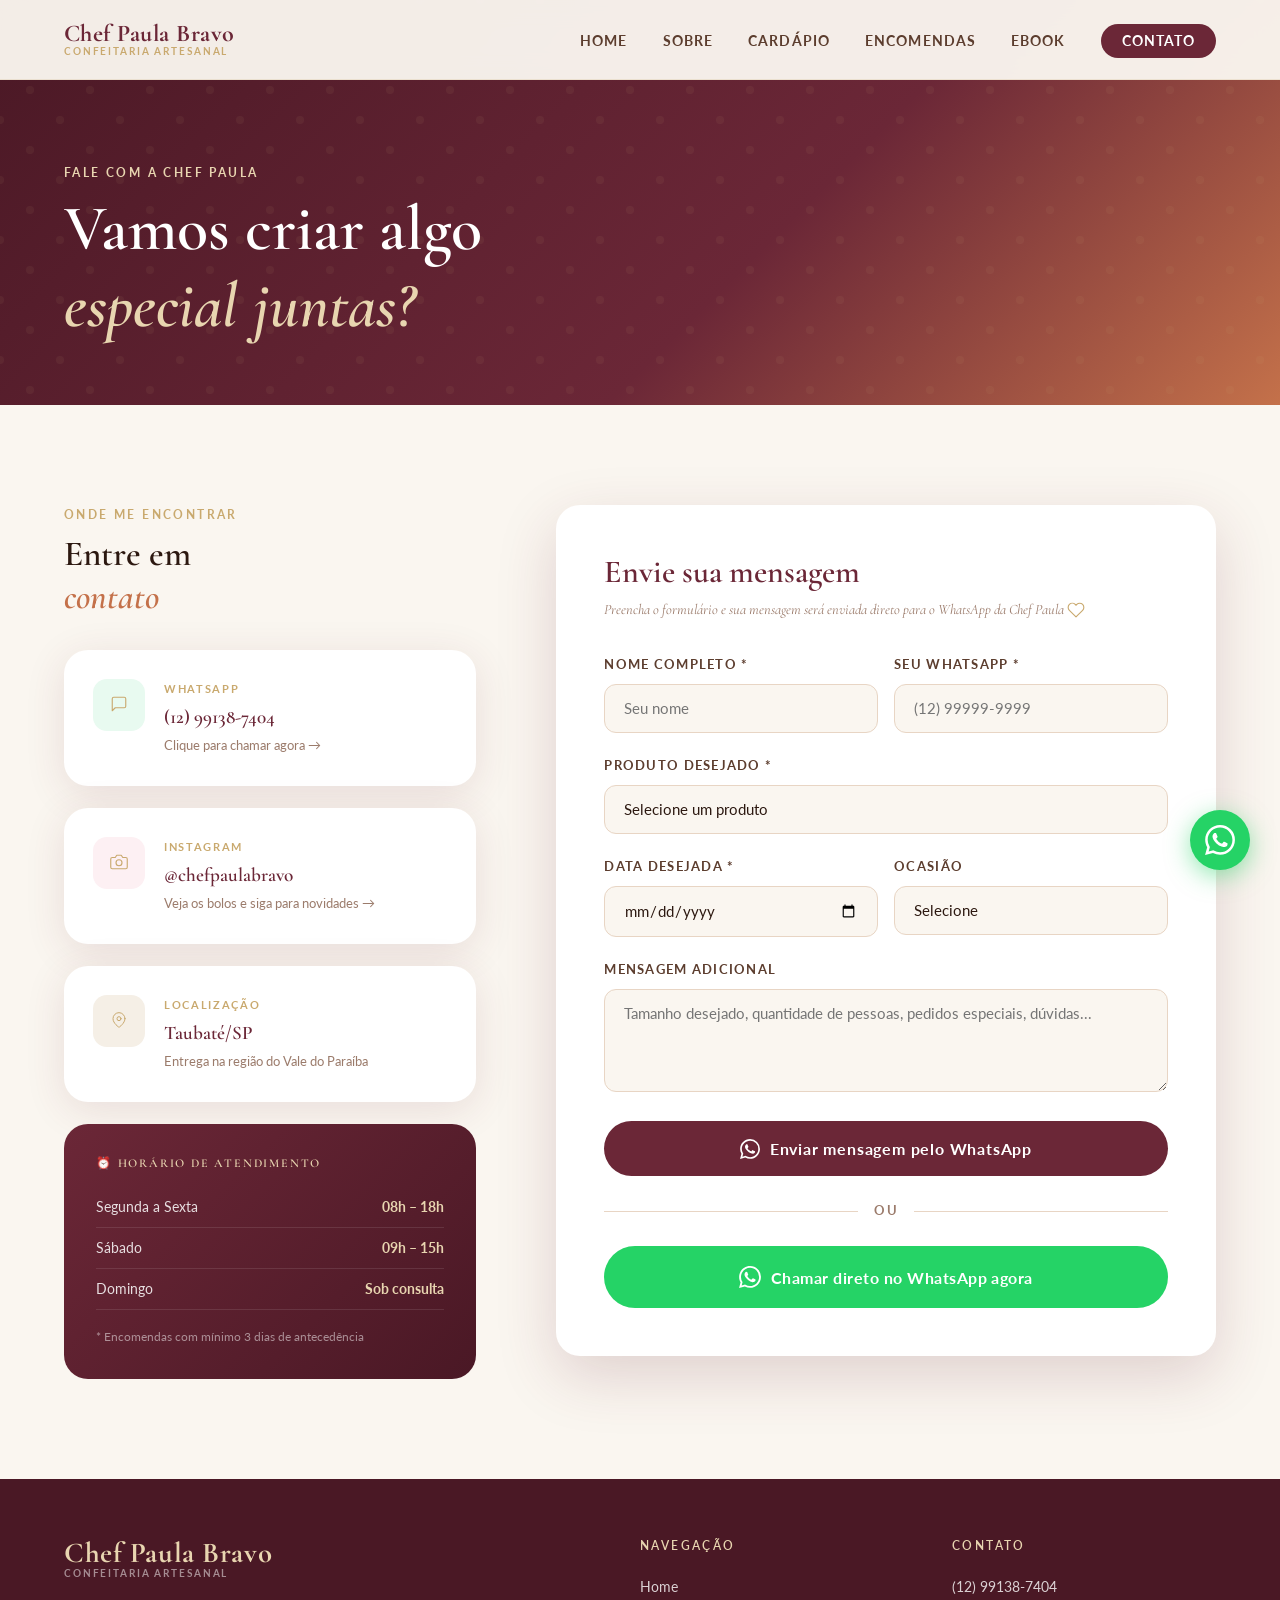
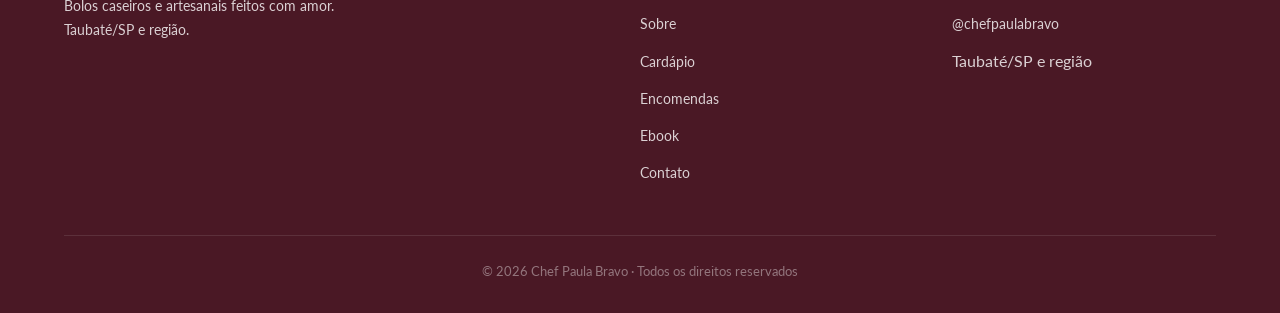
<file: contato.html>
<!DOCTYPE html>
<html lang="pt-BR">
<head>
  <meta charset="UTF-8" />
  <meta name="viewport" content="width=device-width, initial-scale=1.0" />
  <title>Contato | Chef Paula Bravo</title>
  <link rel="stylesheet" href="style.css" />
  <style>

    /* ── Layout principal ── */
    .contato-grid {
      display: grid;
      grid-template-columns: 1fr 1.6fr;
      gap: 5rem;
      align-items: start;
    }

    /* ── Info cards ── */
    .info-card {
      display: flex;
      align-items: flex-start;
      gap: 1.2rem;
      background: var(--white);
      border-radius: var(--radius-lg);
      padding: 1.8rem;
      box-shadow: var(--shadow);
      margin-bottom: 1.4rem;
      transition: var(--transition);
      text-decoration: none;
      color: inherit;
    }
    .info-card:hover {
      transform: translateX(6px);
      box-shadow: var(--shadow-lg);
    }
    .info-icon {
      width: 52px; height: 52px;
      border-radius: 14px;
      display: flex; align-items: center; justify-content: center;
      font-size: 1.4rem;
      flex-shrink: 0;
    }
    .info-icon.wpp  { background: #E8FAF0; }
    .info-icon.inst { background: #FDF0F3; }
    .info-icon.loc  { background: #F5EFE6; }
    .info-label {
      font-size: 0.7rem;
      font-weight: 700;
      letter-spacing: 0.15em;
      text-transform: uppercase;
      color: var(--dourado);
      margin-bottom: 0.2rem;
    }
    .info-value {
      font-family: var(--font-title);
      font-size: 1.2rem;
      font-weight: 600;
      color: var(--vinho);
    }
    .info-sub {
      font-size: 0.8rem;
      color: var(--text-light);
      margin-top: 0.1rem;
    }

    /* ── Horário ── */
    .horario-box {
      background: linear-gradient(135deg, var(--vinho), var(--vinho-dark));
      border-radius: var(--radius-lg);
      padding: 2rem;
      margin-top: 0.5rem;
      color: var(--white);
    }
    .horario-box h4 {
      color: var(--dourado-light);
      font-size: 0.75rem;
      letter-spacing: 0.15em;
      text-transform: uppercase;
      margin-bottom: 1rem;
    }
    .horario-row {
      display: flex;
      justify-content: space-between;
      font-size: 0.88rem;
      padding: 0.5rem 0;
      border-bottom: 1px solid rgba(255,255,255,0.1);
      color: rgba(255,255,255,0.85);
    }
    .horario-row:last-child { border-bottom: none; }
    .horario-row span:last-child { color: var(--dourado-light); font-weight: 700; }

    /* ── Formulário ── */
    .form-box {
      background: var(--white);
      border-radius: var(--radius-lg);
      padding: 3rem;
      box-shadow: var(--shadow-lg);
    }
    .form-box h3 {
      color: var(--vinho);
      margin-bottom: 0.4rem;
      font-size: 2rem;
    }
    .form-box .form-subtitle {
      font-size: 0.9rem;
      color: var(--text-light);
      margin-bottom: 2rem;
      font-style: italic;
      font-family: var(--font-title);
    }
    .form-row {
      display: grid;
      grid-template-columns: 1fr 1fr;
      gap: 1rem;
    }
    .submit-btn {
      width: 100%;
      padding: 1.1rem;
      background: var(--vinho);
      color: var(--white);
      border: none;
      border-radius: 50px;
      font-family: var(--font-body);
      font-size: 1rem;
      font-weight: 700;
      letter-spacing: 0.05em;
      cursor: pointer;
      transition: var(--transition);
      display: flex; align-items: center; justify-content: center; gap: 0.6rem;
      margin-top: 0.5rem;
    }
    .submit-btn:hover {
      background: var(--vinho-dark);
      transform: translateY(-2px);
      box-shadow: 0 8px 30px rgba(107,39,55,0.35);
    }
    .submit-btn svg { width: 20px; height: 20px; fill: white; }

    .form-divider {
      display: flex; align-items: center; gap: 1rem;
      margin: 1.5rem 0;
      color: var(--text-light);
      font-size: 0.8rem;
      font-weight: 700;
      letter-spacing: 0.1em;
      text-transform: uppercase;
    }
    .form-divider::before,
    .form-divider::after {
      content: '';
      flex: 1;
      height: 1px;
      background: var(--nude);
    }

    .wpp-direct-btn {
      width: 100%;
      padding: 1.1rem;
      background: #25D366;
      color: var(--white);
      border: none;
      border-radius: 50px;
      font-family: var(--font-body);
      font-size: 1rem;
      font-weight: 700;
      cursor: pointer;
      transition: var(--transition);
      display: flex; align-items: center; justify-content: center; gap: 0.6rem;
      text-decoration: none;
      letter-spacing: 0.03em;
    }
    .wpp-direct-btn:hover {
      background: #20b858;
      transform: translateY(-2px);
      box-shadow: 0 8px 30px rgba(37,211,102,0.45);
    }
    .wpp-direct-btn svg { width: 22px; height: 22px; fill: white; }

    /* ── Sucesso modal ── */
    #success-msg {
      display: none;
      background: #E8FAF0;
      border: 1.5px solid #25D366;
      border-radius: var(--radius);
      padding: 1.2rem 1.5rem;
      color: #1a7a42;
      font-size: 0.9rem;
      font-weight: 700;
      margin-top: 1rem;
      text-align: center;
    }

    @media (max-width: 900px) {
      .contato-grid { grid-template-columns: 1fr; gap: 3rem; }
      .form-row { grid-template-columns: 1fr; }
      .form-box { padding: 2rem 1.5rem; }
    }
  </style>
</head>
<body>

<nav class="navbar">
  <div class="nav-inner">
    <a href="index.html" class="nav-logo">
      <span class="logo-name">Chef Paula Bravo</span>
      <span class="logo-sub">Confeitaria Artesanal</span>
    </a>
    <button class="nav-toggle" aria-label="Menu"><span></span><span></span><span></span></button>
    <ul class="nav-links">
      <li><a href="index.html">Home</a></li>
      <li><a href="sobre.html">Sobre</a></li>
      <li><a href="cardapio.html">Cardápio</a></li>
      <li><a href="encomendas.html">Encomendas</a></li>
      <li><a href="ebook.html">Ebook</a></li>
      <li><a href="contato.html" class="nav-cta">Contato</a></li>
    </ul>
  </div>
</nav>

<!-- ══ PAGE HERO ══ -->
<div class="page-hero">
  <div class="container page-hero-content">
    <span class="eyebrow">Fale com a Chef Paula</span>
    <h1>Vamos criar algo<br><em style="font-style:italic;color:var(--dourado-light)">especial juntas?</em></h1>
  </div>
</div>

<!-- ══ CONTEÚDO PRINCIPAL ══ -->
<section class="section">
  <div class="container">
    <div class="contato-grid">

      <!-- ── Coluna esquerda: informações ── -->
      <div>
        <span class="eyebrow reveal">Onde me encontrar</span>
        <h2 class="reveal" style="margin-bottom:2rem;font-size:2.2rem">Entre em<br><em style="font-style:italic;color:var(--terracota)">contato</em></h2>

        <!-- WhatsApp -->
        <a href="https://wa.me/5512991387404?text=Ol%C3%A1%2C%20Chef%20Paula%21%20Vim%20pelo%20site%20e%20gostaria%20de%20fazer%20uma%20encomenda." class="info-card reveal" target="_blank" rel="noopener">
          <div class="info-icon wpp"><svg class="icon-inline" xmlns="http://www.w3.org/2000/svg" width="18" height="18" viewBox="0 0 24 24" fill="none" stroke="currentColor" stroke-width="1.5" stroke-linecap="round" stroke-linejoin="round" aria-hidden="true"><path d="M21 15a2 2 0 0 1-2 2H7l-4 4V5a2 2 0 0 1 2-2h14a2 2 0 0 1 2 2z"/></svg></div>
          <div>
            <div class="info-label">WhatsApp</div>
            <div class="info-value">(12) 99138-7404</div>
            <div class="info-sub">Clique para chamar agora →</div>
          </div>
        </a>

        <!-- Instagram -->
        <a href="https://instagram.com/chefpaulabravo" class="info-card reveal" target="_blank" rel="noopener">
          <div class="info-icon inst"><svg class="icon-inline" xmlns="http://www.w3.org/2000/svg" width="18" height="18" viewBox="0 0 24 24" fill="none" stroke="currentColor" stroke-width="1.5" stroke-linecap="round" stroke-linejoin="round" aria-hidden="true"><path d="M23 19a2 2 0 0 1-2 2H3a2 2 0 0 1-2-2V8a2 2 0 0 1 2-2h4l2-3h6l2 3h4a2 2 0 0 1 2 2z"/><circle cx="12" cy="13" r="4"/></svg></div>
          <div>
            <div class="info-label">Instagram</div>
            <div class="info-value">@chefpaulabravo</div>
            <div class="info-sub">Veja os bolos e siga para novidades →</div>
          </div>
        </a>

        <!-- Localização -->
        <div class="info-card reveal">
          <div class="info-icon loc"><svg class="icon-inline" xmlns="http://www.w3.org/2000/svg" width="16" height="16" viewBox="0 0 24 24" fill="none" stroke="currentColor" stroke-width="1.5" stroke-linecap="round" stroke-linejoin="round" aria-hidden="true"><path d="M21 10c0 7-9 13-9 13s-9-6-9-13a9 9 0 0 1 18 0z"/><circle cx="12" cy="10" r="3"/></svg></div>
          <div>
            <div class="info-label">Localização</div>
            <div class="info-value">Taubaté/SP</div>
            <div class="info-sub">Entrega na região do Vale do Paraíba</div>
          </div>
        </div>

        <!-- Horário -->
        <div class="horario-box reveal">
          <h4>⏰ Horário de atendimento</h4>
          <div class="horario-row"><span>Segunda a Sexta</span><span>08h – 18h</span></div>
          <div class="horario-row"><span>Sábado</span><span>09h – 15h</span></div>
          <div class="horario-row"><span>Domingo</span><span>Sob consulta</span></div>
          <div style="margin-top:1rem;font-size:.78rem;color:rgba(255,255,255,0.5)">
            * Encomendas com mínimo 3 dias de antecedência
          </div>
        </div>
      </div>

      <!-- ── Coluna direita: formulário ── -->
      <div class="form-box reveal-right">
        <h3>Envie sua mensagem</h3>
        <p class="form-subtitle">Preencha o formulário e sua mensagem será enviada direto para o WhatsApp da Chef Paula <svg class="icon-inline icon-accent" xmlns="http://www.w3.org/2000/svg" width="18" height="18" viewBox="0 0 24 24" fill="none" stroke="currentColor" stroke-width="1.5" stroke-linecap="round" stroke-linejoin="round" aria-hidden="true"><path d="M20.84 4.61a5.5 5.5 0 0 0-7.78 0L12 5.67l-1.06-1.06a5.5 5.5 0 0 0-7.78 7.78L12 21.23l8.84-8.84a5.5 5.5 0 0 0 0-7.78z"/></svg></p>

        <form id="contato-form" onsubmit="enviarWhatsApp(event)">
          <div class="form-row">
            <div class="form-group">
              <label for="nome">Nome completo *</label>
              <input type="text" id="nome" placeholder="Seu nome" required />
            </div>
            <div class="form-group">
              <label for="telefone">Seu WhatsApp *</label>
              <input type="tel" id="telefone" placeholder="(12) 99999-9999" required />
            </div>
          </div>

          <div class="form-group">
            <label for="produto">Produto desejado *</label>
            <select id="produto" required>
              <option value="" disabled selected>Selecione um produto</option>
              <optgroup label="<svg class="icon-inline" xmlns="http://www.w3.org/2000/svg" width="20" height="20" viewBox="0 0 24 24" fill="none" stroke="currentColor" stroke-width="1.5" stroke-linecap="round" stroke-linejoin="round" aria-hidden="true"><path d="M12 2c2 0 3.5 1.5 3.5 3.5C15.5 7 14 8 12 8s-3.5-1-3.5-2.5C8.5 3.5 10 2 12 2z"/><path d="M6 8h12l-1.5 10H7.5L6 8z"/><path d="M6 8c0-2 2-4 6-4s6 2 6 4"/></svg> Bolos Caseiros">
                <option>Bolo de Canela com Creme — R$ 65</option>
                <option>Bolo de Fubá com Toque Especial — R$ 55</option>
                <option>Bolo de Laranja Fofinho — R$ 50</option>
                <option>Bolo de Cenoura com Chocolate — R$ 60</option>
                <option>Bolo de Milho Cremoso — R$ 58</option>
              </optgroup>
              <optgroup label="<svg class="icon-inline" xmlns="http://www.w3.org/2000/svg" width="20" height="20" viewBox="0 0 24 24" fill="none" stroke="currentColor" stroke-width="1.5" stroke-linecap="round" stroke-linejoin="round" aria-hidden="true"><path d="M20 21v-8a1 1 0 0 0-1-1H5a1 1 0 0 0-1 1v8"/><path d="M4 16s.5-1 2-1 2.5 2 4 2 2.5-2 4-2 2 1 2 1"/><path d="M2 21h20"/><path d="M7 8v2"/><path d="M12 8v2"/><path d="M17 8v2"/><circle cx="7" cy="4" r="1" fill="currentColor"/><circle cx="12" cy="4" r="1" fill="currentColor"/><circle cx="17" cy="4" r="1" fill="currentColor"/></svg> Bolos Especiais">
                <option>Bolo de Maçã com Castanhas — R$ 85</option>
                <option>Bolo de Frutas Vermelhas — R$ 95</option>
                <option>Bolo de Nozes com Mousse — R$ 98</option>
                <option>Bolo de Coco com Brigadeiro Branco — R$ 90</option>
                <option>Bolo de Ninho com Morango — R$ 92</option>
              </optgroup>
              <optgroup label="<svg class="icon-inline" xmlns="http://www.w3.org/2000/svg" width="18" height="18" viewBox="0 0 24 24" fill="none" stroke="currentColor" stroke-width="1.5" stroke-linecap="round" stroke-linejoin="round" aria-hidden="true"><path d="M17 12H3a4 4 0 1 1 0-8h14a4 4 0 1 1 0 8z"/><path d="M3 12v7a2 2 0 0 0 2 2h14a2 2 0 0 0 2-2v-7"/></svg> Artesanais & Acompanhamentos">
                <option>Pãezinhos de Mandioquinha (dúzia) — R$ 38</option>
                <option>Tortinhas de Frango — R$ 12/unid.</option>
                <option>Kit Café da Tarde (4 pessoas) — R$ 120</option>
                <option>Brigadeiros Gourmet (cx 12) — R$ 45</option>
              </optgroup>
              <option value="outro">Outro / Quero indicação da Chef</option>
            </select>
          </div>

          <div class="form-row">
            <div class="form-group">
              <label for="data">Data desejada *</label>
              <input type="date" id="data" required />
            </div>
            <div class="form-group">
              <label for="ocasiao">Ocasião</label>
              <select id="ocasiao">
                <option value="" disabled selected>Selecione</option>
                <option>Aniversário</option>
                <option>Casamento</option>
                <option>Chá de bebê / revelação</option>
                <option>Café da tarde</option>
                <option>Presente</option>
                <option>Confraternização</option>
                <option>Outro</option>
              </select>
            </div>
          </div>

          <div class="form-group">
            <label for="mensagem">Mensagem adicional</label>
            <textarea id="mensagem" rows="4" placeholder="Tamanho desejado, quantidade de pessoas, pedidos especiais, dúvidas..."></textarea>
          </div>

          <!-- Botão enviar via WhatsApp -->
          <button type="submit" class="submit-btn">
            <svg viewBox="0 0 24 24"><path d="M17.472 14.382c-.297-.149-1.758-.867-2.03-.967-.273-.099-.471-.148-.67.15-.197.297-.767.966-.94 1.164-.173.199-.347.223-.644.075-.297-.15-1.255-.463-2.39-1.475-.883-.788-1.48-1.761-1.653-2.059-.173-.297-.018-.458.13-.606.134-.133.298-.347.446-.52.149-.174.198-.298.298-.497.099-.198.05-.371-.025-.52-.075-.149-.669-1.612-.916-2.207-.242-.579-.487-.5-.669-.51-.173-.008-.371-.01-.57-.01-.198 0-.52.074-.792.372-.272.297-1.04 1.016-1.04 2.479 0 1.462 1.065 2.875 1.213 3.074.149.198 2.096 3.2 5.077 4.487.709.306 1.262.489 1.694.625.712.227 1.36.195 1.871.118.571-.085 1.758-.719 2.006-1.413.248-.694.248-1.289.173-1.413-.074-.124-.272-.198-.57-.347m-5.421 7.403h-.004a9.87 9.87 0 01-5.031-1.378l-.361-.214-3.741.982.998-3.648-.235-.374a9.86 9.86 0 01-1.51-5.26c.001-5.45 4.436-9.884 9.888-9.884 2.64 0 5.122 1.03 6.988 2.898a9.825 9.825 0 012.893 6.994c-.003 5.45-4.437 9.884-9.885 9.884m8.413-18.297A11.815 11.815 0 0012.05 0C5.495 0 .16 5.335.157 11.892c0 2.096.547 4.142 1.588 5.945L.057 24l6.305-1.654a11.882 11.882 0 005.683 1.448h.005c6.554 0 11.89-5.335 11.893-11.893a11.821 11.821 0 00-3.48-8.413z"/></svg>
            Enviar mensagem pelo WhatsApp
          </button>

          <div id="success-msg">
            <svg class="icon-inline icon-check" xmlns="http://www.w3.org/2000/svg" width="18" height="18" viewBox="0 0 24 24" fill="none" stroke="currentColor" stroke-width="2" stroke-linecap="round" stroke-linejoin="round" aria-hidden="true"><polyline points="20 6 9 17 4 12"/></svg> Redirecionando para o WhatsApp da Chef Paula...
          </div>
        </form>

        <div class="form-divider">ou</div>

        <!-- Botão direto sem preencher formulário -->
        <a href="https://wa.me/5512991387404?text=Ol%C3%A1%2C%20Chef%20Paula%21%20Vim%20pelo%20site%20e%20gostaria%20de%20fazer%20uma%20encomenda." class="wpp-direct-btn" target="_blank" rel="noopener">
          <svg viewBox="0 0 24 24"><path d="M17.472 14.382c-.297-.149-1.758-.867-2.03-.967-.273-.099-.471-.148-.67.15-.197.297-.767.966-.94 1.164-.173.199-.347.223-.644.075-.297-.15-1.255-.463-2.39-1.475-.883-.788-1.48-1.761-1.653-2.059-.173-.297-.018-.458.13-.606.134-.133.298-.347.446-.52.149-.174.198-.298.298-.497.099-.198.05-.371-.025-.52-.075-.149-.669-1.612-.916-2.207-.242-.579-.487-.5-.669-.51-.173-.008-.371-.01-.57-.01-.198 0-.52.074-.792.372-.272.297-1.04 1.016-1.04 2.479 0 1.462 1.065 2.875 1.213 3.074.149.198 2.096 3.2 5.077 4.487.709.306 1.262.489 1.694.625.712.227 1.36.195 1.871.118.571-.085 1.758-.719 2.006-1.413.248-.694.248-1.289.173-1.413-.074-.124-.272-.198-.57-.347m-5.421 7.403h-.004a9.87 9.87 0 01-5.031-1.378l-.361-.214-3.741.982.998-3.648-.235-.374a9.86 9.86 0 01-1.51-5.26c.001-5.45 4.436-9.884 9.888-9.884 2.64 0 5.122 1.03 6.988 2.898a9.825 9.825 0 012.893 6.994c-.003 5.45-4.437 9.884-9.885 9.884m8.413-18.297A11.815 11.815 0 0012.05 0C5.495 0 .16 5.335.157 11.892c0 2.096.547 4.142 1.588 5.945L.057 24l6.305-1.654a11.882 11.882 0 005.683 1.448h.005c6.554 0 11.89-5.335 11.893-11.893a11.821 11.821 0 00-3.48-8.413z"/></svg>
          Chamar direto no WhatsApp agora
        </a>

      </div>
    </div>
  </div>
</section>

<footer>
  <div class="container">
    <div class="footer-grid">
      <div class="footer-brand">
        <a href="index.html" class="nav-logo">
          <span class="logo-name">Chef Paula Bravo</span>
          <span class="logo-sub">Confeitaria Artesanal</span>
        </a>
        <p>Bolos caseiros e artesanais feitos com amor. Taubaté/SP e região.</p>
      </div>
      <div>
        <h4>Navegação</h4>
        <ul>
          <li><a href="index.html">Home</a></li>
          <li><a href="sobre.html">Sobre</a></li>
          <li><a href="cardapio.html">Cardápio</a></li>
          <li><a href="encomendas.html">Encomendas</a></li>
          <li><a href="ebook.html">Ebook</a></li>
          <li><a href="contato.html">Contato</a></li>
        </ul>
      </div>
      <div>
        <h4>Contato</h4>
        <ul>
          <li><a href="https://wa.me/5512991387404">(12) 99138-7404</a></li>
          <li><a href="https://instagram.com/chefpaulabravo" target="_blank">@chefpaulabravo</a></li>
          <li>Taubaté/SP e região</li>
        </ul>
      </div>
    </div>
    <p class="footer-bottom">© 2026 Chef Paula Bravo · Todos os direitos reservados</p>
  </div>
</footer>

<a href="https://wa.me/5512991387404?text=Ol%C3%A1%2C%20Chef%20Paula%21%20Vim%20pelo%20site%20e%20gostaria%20de%20fazer%20uma%20encomenda." class="wpp-float" target="_blank" rel="noopener" aria-label="WhatsApp">
  <svg viewBox="0 0 24 24"><path d="M17.472 14.382c-.297-.149-1.758-.867-2.03-.967-.273-.099-.471-.148-.67.15-.197.297-.767.966-.94 1.164-.173.199-.347.223-.644.075-.297-.15-1.255-.463-2.39-1.475-.883-.788-1.48-1.761-1.653-2.059-.173-.297-.018-.458.13-.606.134-.133.298-.347.446-.52.149-.174.198-.298.298-.497.099-.198.05-.371-.025-.52-.075-.149-.669-1.612-.916-2.207-.242-.579-.487-.5-.669-.51-.173-.008-.371-.01-.57-.01-.198 0-.52.074-.792.372-.272.297-1.04 1.016-1.04 2.479 0 1.462 1.065 2.875 1.213 3.074.149.198 2.096 3.2 5.077 4.487.709.306 1.262.489 1.694.625.712.227 1.36.195 1.871.118.571-.085 1.758-.719 2.006-1.413.248-.694.248-1.289.173-1.413-.074-.124-.272-.198-.57-.347m-5.421 7.403h-.004a9.87 9.87 0 01-5.031-1.378l-.361-.214-3.741.982.998-3.648-.235-.374a9.86 9.86 0 01-1.51-5.26c.001-5.45 4.436-9.884 9.888-9.884 2.64 0 5.122 1.03 6.988 2.898a9.825 9.825 0 012.893 6.994c-.003 5.45-4.437 9.884-9.885 9.884m8.413-18.297A11.815 11.815 0 0012.05 0C5.495 0 .16 5.335.157 11.892c0 2.096.547 4.142 1.588 5.945L.057 24l6.305-1.654a11.882 11.882 0 005.683 1.448h.005c6.554 0 11.89-5.335 11.893-11.893a11.821 11.821 0 00-3.48-8.413z"/></svg>
</a>

<script src="script.js"></script>
<script>
  function enviarWhatsApp(e) {
    e.preventDefault();

    const nome     = document.getElementById('nome').value.trim();
    const telefone = document.getElementById('telefone').value.trim();
    const produto  = document.getElementById('produto').value;
    const data     = document.getElementById('data').value;
    const ocasiao  = document.getElementById('ocasiao').value || 'Não informada';
    const msg      = document.getElementById('mensagem').value.trim();

    // Formata a data de forma legível
    const dataFormatada = data
      ? new Date(data + 'T12:00:00').toLocaleDateString('pt-BR')
      : 'Não informada';

    // Monta a mensagem completa
    const texto = 
`Olá, Chef Paula! Vim pelo site e gostaria de fazer uma encomenda. <svg class="icon-inline" xmlns="http://www.w3.org/2000/svg" width="20" height="20" viewBox="0 0 24 24" fill="none" stroke="currentColor" stroke-width="1.5" stroke-linecap="round" stroke-linejoin="round" aria-hidden="true"><path d="M20 21v-8a1 1 0 0 0-1-1H5a1 1 0 0 0-1 1v8"/><path d="M4 16s.5-1 2-1 2.5 2 4 2 2.5-2 4-2 2 1 2 1"/><path d="M2 21h20"/><path d="M7 8v2"/><path d="M12 8v2"/><path d="M17 8v2"/><circle cx="7" cy="4" r="1" fill="currentColor"/><circle cx="12" cy="4" r="1" fill="currentColor"/><circle cx="17" cy="4" r="1" fill="currentColor"/></svg>

*Nome:* ${nome}
*Meu WhatsApp:* ${telefone}
*Produto:* ${produto}
*Data desejada:* ${dataFormatada}
*Ocasião:* ${ocasiao}
${msg ? `*Mensagem:* ${msg}` : ''}

Aguardo seu retorno! <svg class="icon-inline" xmlns="http://www.w3.org/2000/svg" width="18" height="18" viewBox="0 0 24 24" fill="none" stroke="currentColor" stroke-width="1.5" stroke-linecap="round" stroke-linejoin="round" aria-hidden="true"><circle cx="12" cy="12" r="10"/><path d="M8 14s1.5 2 4 2 4-2 4-2"/><line x1="9" y1="9" x2="9.01" y2="9"/><line x1="15" y1="9" x2="15.01" y2="9"/></svg>`;

    // Exibe o aviso de sucesso
    document.getElementById('success-msg').style.display = 'block';

    // Aguarda 1s e abre o WhatsApp
    setTimeout(() => {
      const url = `https://wa.me/5512991387404?text=${encodeURIComponent(texto)}`;
      window.open(url, '_blank');
    }, 900);
  }
</script>
</body>
</html>
</file>
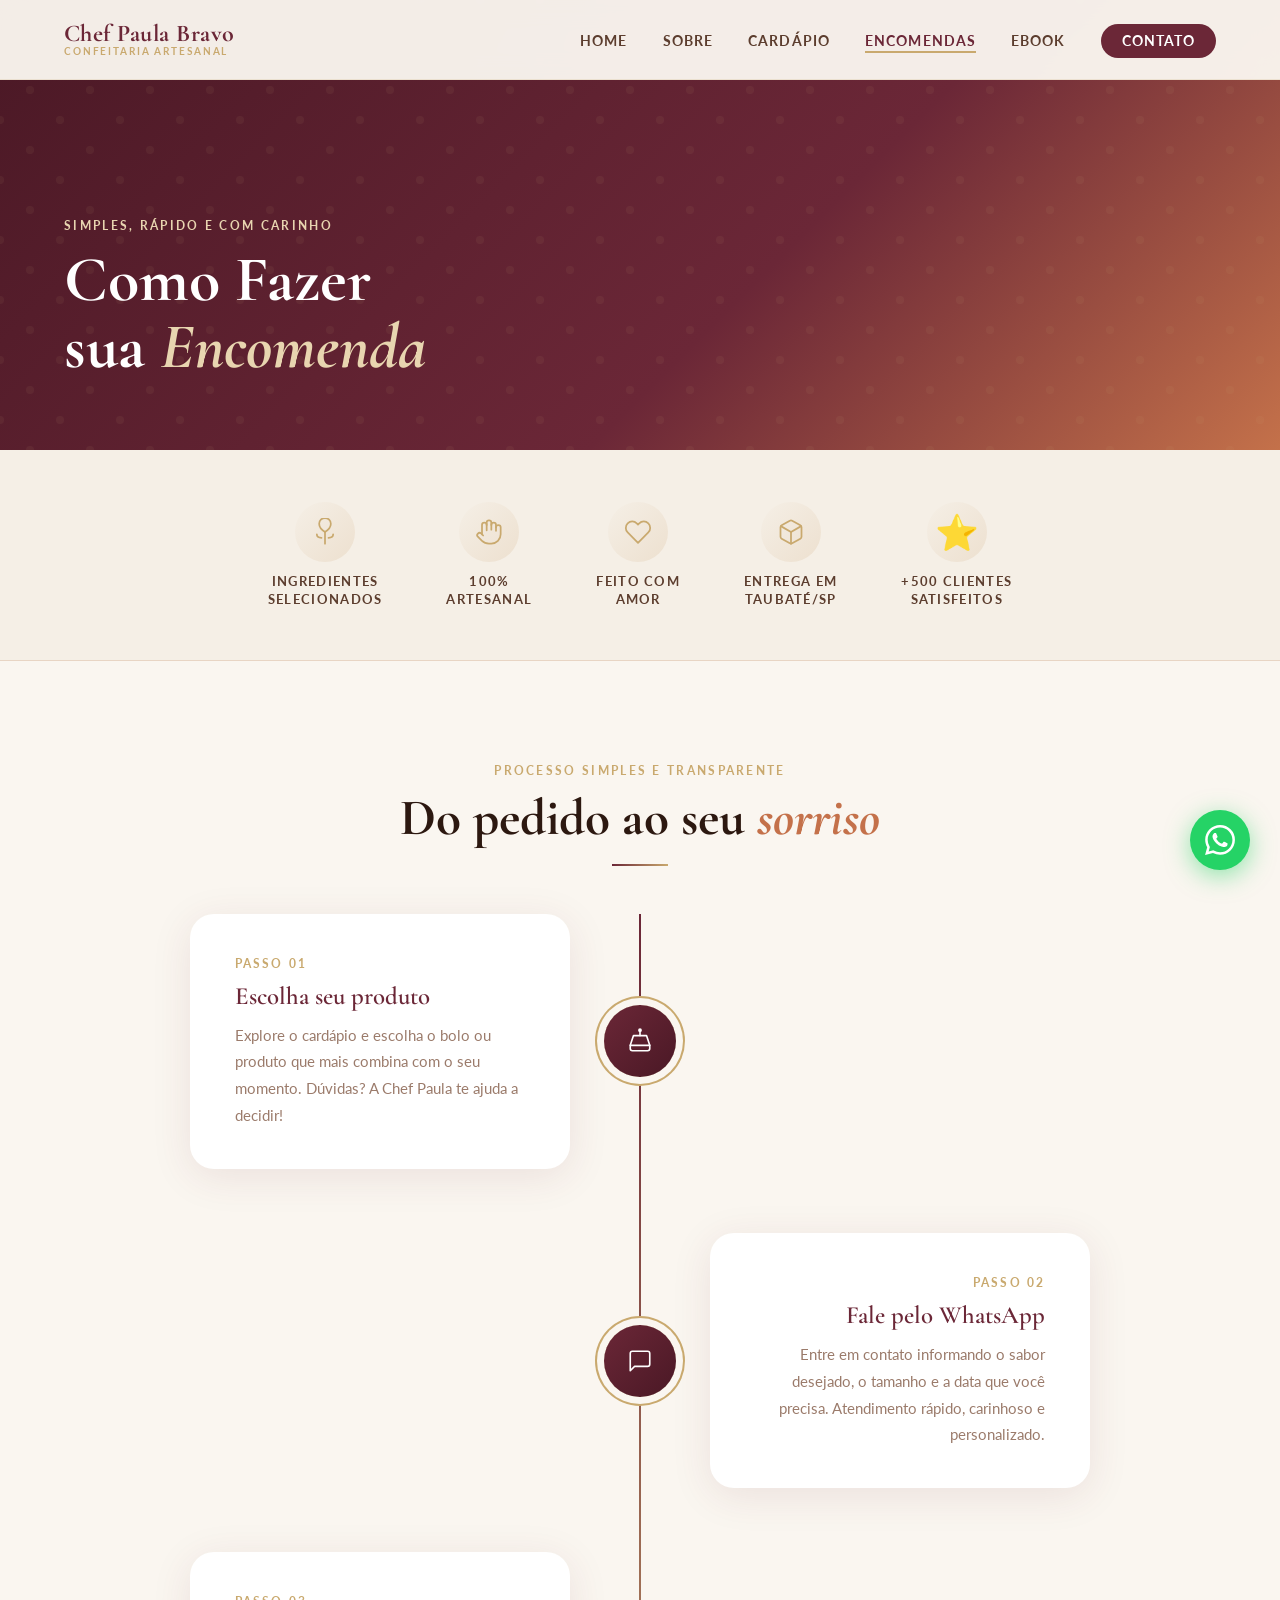
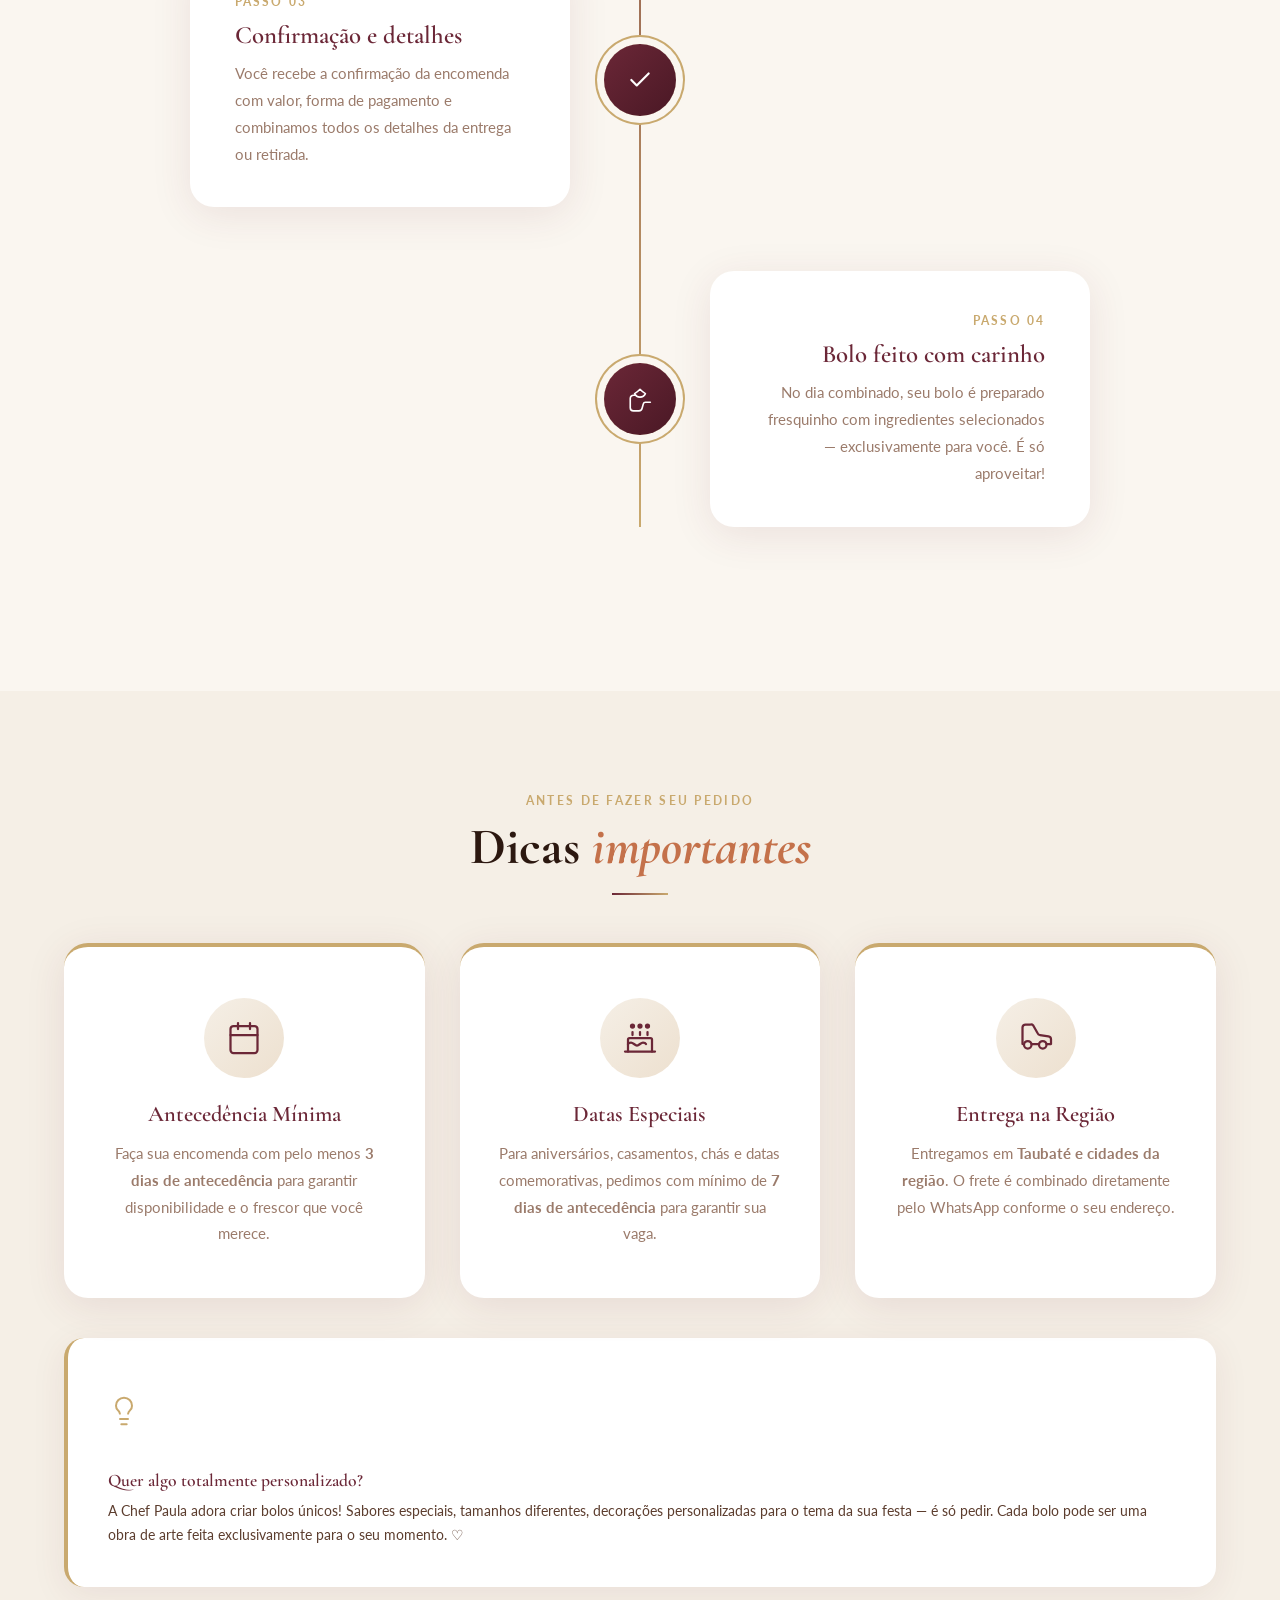
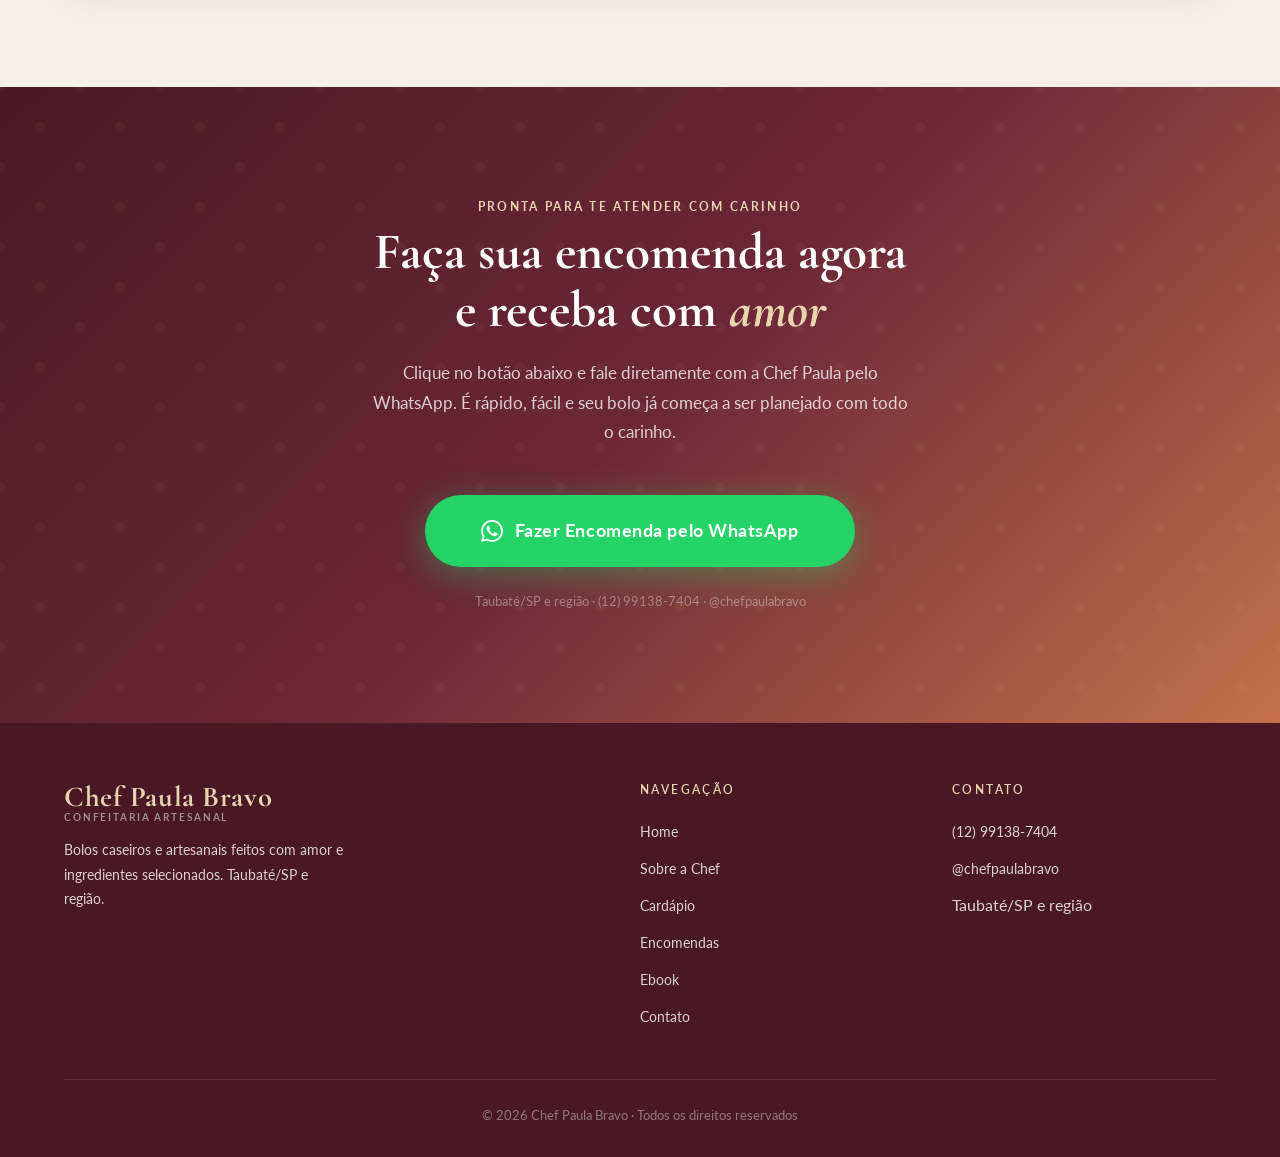
<file: encomendas.html>
<!DOCTYPE html>
<html lang="pt-BR">
<head>
  <meta charset="UTF-8" />
  <meta name="viewport" content="width=device-width, initial-scale=1.0" />
  <title>Encomendas | Chef Paula Bravo</title>
  <meta name="description" content="Saiba como fazer sua encomenda de bolos artesanais com a Chef Paula Bravo em Taubaté/SP." />
  <link rel="preconnect" href="https://fonts.googleapis.com" />
  <link rel="preconnect" href="https://fonts.gstatic.com" crossorigin />
  <link href="https://fonts.googleapis.com/css2?family=Cormorant+Garamond:ital,wght@0,300;0,400;0,600;0,700;1,400;1,600&family=Lato:wght@300;400;700&display=swap" rel="stylesheet" />
  <link rel="stylesheet" href="style.css" />
  <style>
    .enc-hero {
      min-height: 50vh;
      padding-top: var(--nav-h);
      padding-bottom: 70px;
      background: linear-gradient(135deg, #4A1825 0%, #6B2737 60%, #C4714A 100%);
      display: flex;
      align-items: flex-end;
      position: relative;
      overflow: hidden;
    }
    .enc-hero::before {
      content: '';
      position: absolute; inset: 0;
      background-image: url("data:image/svg+xml,%3Csvg width='60' height='60' viewBox='0 0 60 60' xmlns='http://www.w3.org/2000/svg'%3E%3Cg fill='%23C9A96E' fill-opacity='0.07'%3E%3Ccircle cx='30' cy='30' r='4'/%3E%3Ccircle cx='0' cy='0' r='4'/%3E%3Ccircle cx='60' cy='0' r='4'/%3E%3Ccircle cx='0' cy='60' r='4'/%3E%3Ccircle cx='60' cy='60' r='4'/%3E%3C/g%3E%3C/svg%3E");
      pointer-events: none;
    }
    .enc-hero-content {
      position: relative; z-index: 1;
      width: 90%; max-width: 1200px; margin: 0 auto;
    }
    .enc-eyebrow {
      display: block;
      font-family: var(--font-body);
      font-size: .72rem; font-weight: 700;
      letter-spacing: .2em; text-transform: uppercase;
      color: #E8D5B0; margin-bottom: .6rem;
    }
    .enc-hero h1 {
      font-family: var(--font-title);
      font-size: clamp(2.8rem, 5vw, 5rem);
      font-weight: 700; color: #FFFFFF;
      line-height: 1.05; margin: 0;
    }
    .enc-hero h1 em { font-style: italic; color: #E8D5B0; }

    /* ── TRUST BAR — MAIOR ── */
    .trust-bar { background: #F5EFE6; border-bottom: 1px solid #E8D5C4; padding: 52px 0; }
    .trust-inner {
      width: 90%; max-width: 1200px; margin: 0 auto;
      display: flex; justify-content: center; align-items: center;
      gap: 4rem; flex-wrap: wrap; text-align: center;
    }
    .trust-item { display: flex; flex-direction: column; align-items: center; gap: .6rem; }
    .trust-item .t-icon {
      display: flex; align-items: center; justify-content: center;
      width: 60px; height: 60px; border-radius: 50%;
      background: linear-gradient(135deg, #F5EFE6, #EDE0CF);
      font-size: 2rem;
    }
    .trust-item .t-icon svg { width: 28px; height: 28px; }
    .trust-item .t-label {
      font-family: var(--font-body); font-size: .82rem; font-weight: 700;
      letter-spacing: .1em; text-transform: uppercase; color: #5C3D2E; line-height: 1.4;
    }

    .enc-sec     { padding: 100px 0; background: #FAF6F0; }
    .enc-sec-alt { padding: 100px 0; background: #F5EFE6; }
    .enc-wrap    { width: 90%; max-width: 1200px; margin: 0 auto; }
    .enc-ey {
      display: block; font-family: var(--font-body); font-size: .72rem; font-weight: 700;
      letter-spacing: .2em; text-transform: uppercase; color: #C9A96E; margin-bottom: .5rem;
    }
    .enc-h2 {
      font-family: var(--font-title); font-size: clamp(2rem, 4vw, 3.2rem);
      font-weight: 700; color: #2C1810; line-height: 1.15; margin-bottom: .5rem;
    }
    .enc-div {
      width: 56px; height: 2px;
      background: linear-gradient(90deg, #6B2737, #C9A96E);
      margin: 1rem auto 3rem;
    }

    /* ── TIMELINE — MAIOR ── */
    .timeline-wrap { position: relative; max-width: 900px; margin: 0 auto; }
    .timeline-wrap::before {
      content: ''; position: absolute;
      left: 50%; top: 0; bottom: 0; width: 2px;
      background: linear-gradient(to bottom, #6B2737, #C9A96E);
      transform: translateX(-50%);
    }
    .tl-item {
      display: flex; align-items: center; gap: 2.5rem;
      margin-bottom: 4rem; position: relative;
    }
    .tl-item:nth-child(even) { flex-direction: row-reverse; }
    .tl-item:nth-child(even) .tl-card { text-align: right; }
    .tl-dot {
      position: absolute; left: 50%; transform: translateX(-50%);
      width: 72px; height: 72px; border-radius: 50%;
      background: linear-gradient(135deg, #6B2737, #4A1825);
      display: flex; align-items: center; justify-content: center;
      box-shadow: 0 0 0 7px #FAF6F0, 0 0 0 9px #C9A96E;
      z-index: 2; flex-shrink: 0;
    }
    .tl-dot svg { width: 26px; height: 26px; }
    .tl-card {
      flex: 1; max-width: calc(50% - 70px);
      background: #FFFFFF; border-radius: 24px;
      padding: 2.5rem 2.8rem;
      box-shadow: 0 8px 40px rgba(107,39,55,0.1);
      transition: all .4s ease;
    }
    .tl-card:hover { transform: translateY(-5px); box-shadow: 0 20px 60px rgba(107,39,55,0.16); }
    .tl-step {
      font-family: var(--font-body); font-size: .75rem; font-weight: 700;
      letter-spacing: .18em; text-transform: uppercase; color: #C9A96E; margin-bottom: .5rem;
    }
    .tl-card h3 { font-family: var(--font-title); font-size: 1.55rem; color: #6B2737; margin-bottom: .6rem; }
    .tl-card p  { font-family: var(--font-body); font-size: .96rem; color: #9B7B6B; line-height: 1.75; margin: 0; }

    /* ── CARDS DICAS — MAIOR ── */
    .dicas-grid { display: grid; grid-template-columns: repeat(3,1fr); gap: 2.2rem; margin-top: 3rem; }
    .dica-card {
      background: #FFFFFF; border-radius: 24px;
      padding: 3.2rem 2.4rem; text-align: center;
      box-shadow: 0 8px 40px rgba(107,39,55,0.1);
      border-top: 4px solid #C9A96E;
      transition: all .4s ease;
    }
    .dica-card:hover { transform: translateY(-6px); box-shadow: 0 22px 60px rgba(107,39,55,0.16); }
    .dica-icon {
      display: flex; align-items: center; justify-content: center;
      width: 80px; height: 80px; border-radius: 50%;
      background: linear-gradient(135deg, #F5EFE6, #EDE0CF);
      margin: 0 auto 1.4rem;
    }
    .dica-icon svg { width: 36px; height: 36px; color: #6B2737; stroke: #6B2737; }
    .dica-card h4 { font-family: var(--font-title); font-size: 1.4rem; color: #6B2737; margin-bottom: .8rem; }
    .dica-card p  { font-family: var(--font-body); font-size: .95rem; color: #9B7B6B; line-height: 1.75; margin: 0; }

    .nota-box {
      background: #FFFFFF; border-radius: 20px;
      padding: 2.5rem; margin-top: 2.5rem;
      box-shadow: 0 8px 35px rgba(107,39,55,0.08);
      display: flex; gap: 1.5rem; align-items: flex-start; flex-wrap: wrap;
      border-left: 4px solid #C9A96E;
    }
    .nota-box h4 { font-family: var(--font-title); font-size: 1.1rem; color: #6B2737; margin-bottom: .5rem; }
    .nota-box p  { font-family: var(--font-body); font-size: .88rem; color: #5C3D2E; line-height: 1.7; margin: 0; }

    .enc-cta {
      background: linear-gradient(135deg, #4A1825 0%, #6B2737 50%, #C4714A 100%);
      padding: 110px 0; text-align: center;
      position: relative; overflow: hidden;
    }
    .enc-cta::before {
      content: ''; position: absolute; inset: 0;
      background-image: url("data:image/svg+xml,%3Csvg width='80' height='80' viewBox='0 0 80 80' xmlns='http://www.w3.org/2000/svg'%3E%3Cg fill='%23C9A96E' fill-opacity='0.06'%3E%3Ccircle cx='40' cy='40' r='5'/%3E%3Ccircle cx='0' cy='0' r='5'/%3E%3Ccircle cx='80' cy='0' r='5'/%3E%3Ccircle cx='0' cy='80' r='5'/%3E%3Ccircle cx='80' cy='80' r='5'/%3E%3C/g%3E%3C/svg%3E");
      pointer-events: none;
    }
    .enc-cta-inner { position: relative; z-index: 1; width: 90%; max-width: 800px; margin: 0 auto; }
    .enc-cta h2 {
      font-family: var(--font-title); font-size: clamp(2.2rem, 4vw, 3.8rem);
      font-weight: 700; color: #FFFFFF; line-height: 1.12; margin-bottom: 1.2rem;
    }
    .enc-cta h2 em { font-style: italic; color: #E8D5B0; }
    .enc-cta p {
      font-family: var(--font-body); font-size: 1.05rem;
      color: rgba(255,255,255,.78); max-width: 540px;
      margin: 0 auto 3rem; line-height: 1.75;
    }
    .btn-wpp-enc {
      display: inline-flex; align-items: center; gap: .7rem;
      padding: 1.3rem 3.5rem;
      background: #25D366; color: #FFFFFF !important;
      font-family: var(--font-body); font-size: 1.15rem; font-weight: 700;
      letter-spacing: .03em; border-radius: 50px; text-decoration: none;
      box-shadow: 0 8px 35px rgba(37,211,102,.4);
      transition: all .4s ease; position: relative; overflow: hidden;
    }
    .btn-wpp-enc::before {
      content: ''; position: absolute; top: 0; left: -100%;
      width: 100%; height: 100%;
      background: linear-gradient(90deg, transparent, rgba(255,255,255,.15), transparent);
      transition: left .55s;
    }
    .btn-wpp-enc:hover::before { left: 100%; }
    .btn-wpp-enc:hover {
      background: #20b858; transform: translateY(-3px);
      box-shadow: 0 14px 45px rgba(37,211,102,.55); color: #FFFFFF !important;
    }
    .btn-wpp-enc svg { width: 22px; height: 22px; fill: #FFFFFF; flex-shrink: 0; }
    .enc-cta-note {
      font-family: var(--font-body); font-size: .8rem;
      color: rgba(255,255,255,.38); margin-top: 1.5rem; display: block;
    }

    @media (max-width: 900px) {
      .timeline-wrap::before { left: 30px; }
      .tl-item, .tl-item:nth-child(even) { flex-direction: row; }
      .tl-item:nth-child(even) .tl-card { text-align: left; }
      .tl-dot { left: 30px; }
      .tl-card { max-width: calc(100% - 90px); margin-left: auto; }
      .dicas-grid { grid-template-columns: 1fr 1fr; }
      .trust-inner { gap: 2.5rem; }
    }
    @media (max-width: 600px) {
      .enc-sec, .enc-sec-alt { padding: 70px 0; }
      .dicas-grid { grid-template-columns: 1fr; }
      .enc-cta { padding: 80px 0; }
      .btn-wpp-enc { padding: 1.1rem 2.5rem; font-size: 1rem; }
      .trust-inner { gap: 1.8rem; }
      .tl-card { padding: 2rem 1.8rem; }
    }
  </style>
</head>
<body>

<nav class="navbar">
  <div class="nav-inner">
    <a href="index.html" class="nav-logo">
      <span class="logo-name">Chef Paula Bravo</span>
      <span class="logo-sub">Confeitaria Artesanal</span>
    </a>
    <button class="nav-toggle" aria-label="Menu"><span></span><span></span><span></span></button>
    <ul class="nav-links">
      <li><a href="index.html">Home</a></li>
      <li><a href="sobre.html">Sobre</a></li>
      <li><a href="cardapio.html">Cardápio</a></li>
      <li><a href="encomendas.html">Encomendas</a></li>
      <li><a href="ebook.html">Ebook</a></li>
      <li><a href="contato.html" class="nav-cta">Contato</a></li>
    </ul>
  </div>
</nav>

<section class="enc-hero">
  <div class="enc-hero-content">
    <span class="enc-eyebrow">Simples, rápido e com carinho</span>
    <h1>Como Fazer<br>sua <em>Encomenda</em></h1>
  </div>
</section>

<div class="trust-bar">
  <div class="trust-inner">
    <div class="trust-item">
      <span class="t-icon"><svg xmlns="http://www.w3.org/2000/svg" viewBox="0 0 24 24" fill="none" stroke="#C9A96E" stroke-width="1.5" stroke-linecap="round" stroke-linejoin="round"><path d="M12 22V12"/><path d="M12 12C12 12 7 9 7 5a5 5 0 0 1 10 0c0 4-5 7-5 7z"/><path d="M9 17c-2 0-4-1-4-3"/><path d="M15 17c2 0 4-1 4-3"/></svg></span>
      <span class="t-label">Ingredientes<br>Selecionados</span>
    </div>
    <div class="trust-item">
      <span class="t-icon"><svg xmlns="http://www.w3.org/2000/svg" viewBox="0 0 24 24" fill="none" stroke="#C9A96E" stroke-width="1.5" stroke-linecap="round" stroke-linejoin="round"><path d="M18 11V6a2 2 0 0 0-2-2v0a2 2 0 0 0-2 2v0"/><path d="M14 10V4a2 2 0 0 0-2-2v0a2 2 0 0 0-2 2v2"/><path d="M10 10.5V6a2 2 0 0 0-2-2v0a2 2 0 0 0-2 2v8"/><path d="M18 8a2 2 0 1 1 4 0v6a8 8 0 0 1-8 8h-2c-2.8 0-4.5-.86-5.99-2.34l-3.6-3.6a2 2 0 0 1 2.83-2.82L7 15"/></svg></span>
      <span class="t-label">100%<br>Artesanal</span>
    </div>
    <div class="trust-item">
      <span class="t-icon"><svg xmlns="http://www.w3.org/2000/svg" viewBox="0 0 24 24" fill="none" stroke="#C9A96E" stroke-width="1.5" stroke-linecap="round" stroke-linejoin="round"><path d="M20.84 4.61a5.5 5.5 0 0 0-7.78 0L12 5.67l-1.06-1.06a5.5 5.5 0 0 0-7.78 7.78L12 21.23l8.84-8.84a5.5 5.5 0 0 0 0-7.78z"/></svg></span>
      <span class="t-label">Feito com<br>Amor</span>
    </div>
    <div class="trust-item">
      <span class="t-icon"><svg xmlns="http://www.w3.org/2000/svg" viewBox="0 0 24 24" fill="none" stroke="#C9A96E" stroke-width="1.5" stroke-linecap="round" stroke-linejoin="round"><path d="M21 16V8a2 2 0 0 0-1-1.73l-7-4a2 2 0 0 0-2 0l-7 4A2 2 0 0 0 3 8v8a2 2 0 0 0 1 1.73l7 4a2 2 0 0 0 2 0l7-4A2 2 0 0 0 21 16z"/><polyline points="3.27 6.96 12 12.01 20.73 6.96"/><line x1="12" y1="22.08" x2="12" y2="12"/></svg></span>
      <span class="t-label">Entrega em<br>Taubaté/SP</span>
    </div>
    <div class="trust-item">
      <span class="t-icon" style="font-size:2.2rem">⭐</span>
      <span class="t-label">+500 Clientes<br>Satisfeitos</span>
    </div>
  </div>
</div>

<section class="enc-sec">
  <div class="enc-wrap">
    <div style="text-align:center">
      <span class="enc-ey">Processo simples e transparente</span>
      <h2 class="enc-h2">Do pedido ao seu <em style="font-style:italic;color:#C4714A">sorriso</em></h2>
      <div class="enc-div"></div>
    </div>
    <div class="timeline-wrap">
      <div class="tl-item">
        <div class="tl-dot"><svg xmlns="http://www.w3.org/2000/svg" viewBox="0 0 24 24" fill="none" stroke="white" stroke-width="1.5" stroke-linecap="round" stroke-linejoin="round"><path d="M21 16H3l3-9h12l3 9z"/><path d="M3 16v3a2 2 0 0 0 2 2h14a2 2 0 0 0 2-2v-3"/><path d="M12 3v4"/><circle cx="12" cy="2" r="1" fill="white"/></svg></div>
        <div class="tl-card">
          <div class="tl-step">Passo 01</div>
          <h3>Escolha seu produto</h3>
          <p>Explore o cardápio e escolha o bolo ou produto que mais combina com o seu momento. Dúvidas? A Chef Paula te ajuda a decidir!</p>
        </div>
      </div>
      <div class="tl-item">
        <div class="tl-dot"><svg xmlns="http://www.w3.org/2000/svg" viewBox="0 0 24 24" fill="none" stroke="white" stroke-width="1.5" stroke-linecap="round" stroke-linejoin="round"><path d="M21 15a2 2 0 0 1-2 2H7l-4 4V5a2 2 0 0 1 2-2h14a2 2 0 0 1 2 2z"/></svg></div>
        <div class="tl-card">
          <div class="tl-step">Passo 02</div>
          <h3>Fale pelo WhatsApp</h3>
          <p>Entre em contato informando o sabor desejado, o tamanho e a data que você precisa. Atendimento rápido, carinhoso e personalizado.</p>
        </div>
      </div>
      <div class="tl-item">
        <div class="tl-dot"><svg xmlns="http://www.w3.org/2000/svg" viewBox="0 0 24 24" fill="none" stroke="white" stroke-width="2" stroke-linecap="round" stroke-linejoin="round"><polyline points="20 6 9 17 4 12"/></svg></div>
        <div class="tl-card">
          <div class="tl-step">Passo 03</div>
          <h3>Confirmação e detalhes</h3>
          <p>Você recebe a confirmação da encomenda com valor, forma de pagamento e combinamos todos os detalhes da entrega ou retirada.</p>
        </div>
      </div>
      <div class="tl-item">
        <div class="tl-dot"><svg xmlns="http://www.w3.org/2000/svg" viewBox="0 0 24 24" fill="none" stroke="white" stroke-width="1.5" stroke-linecap="round" stroke-linejoin="round"><path d="M21.54 15H17a2 2 0 0 0-1.94 1.5l-1.12 4A3 3 0 0 1 11 23H6a3 3 0 0 1-3-3v-8.5a3 3 0 0 1 3-3h2"/><path d="M17 7.02C14.33 5.48 12 3 12 3s-2.33 2.48-5 4.02a5.5 5.5 0 0 0 10 0z"/></svg></div>
        <div class="tl-card">
          <div class="tl-step">Passo 04</div>
          <h3>Bolo feito com carinho</h3>
          <p>No dia combinado, seu bolo é preparado fresquinho com ingredientes selecionados — exclusivamente para você. É só aproveitar!</p>
        </div>
      </div>
    </div>
  </div>
</section>

<section class="enc-sec-alt">
  <div class="enc-wrap">
    <div style="text-align:center">
      <span class="enc-ey">Antes de fazer seu pedido</span>
      <h2 class="enc-h2">Dicas <em style="font-style:italic;color:#C4714A">importantes</em></h2>
      <div class="enc-div"></div>
    </div>
    <div class="dicas-grid">
      <div class="dica-card">
        <div class="dica-icon"><svg xmlns="http://www.w3.org/2000/svg" viewBox="0 0 24 24" fill="none" stroke="#6B2737" stroke-width="1.5" stroke-linecap="round" stroke-linejoin="round"><rect x="3" y="4" width="18" height="18" rx="2" ry="2"/><line x1="16" y1="2" x2="16" y2="6"/><line x1="8" y1="2" x2="8" y2="6"/><line x1="3" y1="10" x2="21" y2="10"/></svg></div>
        <h4>Antecedência Mínima</h4>
        <p>Faça sua encomenda com pelo menos <strong>3 dias de antecedência</strong> para garantir disponibilidade e o frescor que você merece.</p>
      </div>
      <div class="dica-card">
        <div class="dica-icon"><svg xmlns="http://www.w3.org/2000/svg" viewBox="0 0 24 24" fill="none" stroke="#6B2737" stroke-width="1.5" stroke-linecap="round" stroke-linejoin="round"><path d="M20 21v-8a1 1 0 0 0-1-1H5a1 1 0 0 0-1 1v8"/><path d="M4 16s.5-1 2-1 2.5 2 4 2 2.5-2 4-2 2 1 2 1"/><path d="M2 21h20"/><path d="M7 8v2"/><path d="M12 8v2"/><path d="M17 8v2"/><circle cx="7" cy="4" r="1" fill="#6B2737"/><circle cx="12" cy="4" r="1" fill="#6B2737"/><circle cx="17" cy="4" r="1" fill="#6B2737"/></svg></div>
        <h4>Datas Especiais</h4>
        <p>Para aniversários, casamentos, chás e datas comemorativas, pedimos com mínimo de <strong>7 dias de antecedência</strong> para garantir sua vaga.</p>
      </div>
      <div class="dica-card">
        <div class="dica-icon"><svg xmlns="http://www.w3.org/2000/svg" viewBox="0 0 24 24" fill="none" stroke="#6B2737" stroke-width="1.5" stroke-linecap="round" stroke-linejoin="round"><path d="M14 16H9m10 0h3v-3.15a2 2 0 0 0-1.72-2l-5.56-.83A2 2 0 0 1 13 8.67l-2.83-5A2 2 0 0 0 8.42 3H5a2 2 0 0 0-2 2v11"/><circle cx="6.5" cy="16.5" r="2.5"/><circle cx="16.5" cy="16.5" r="2.5"/></svg></div>
        <h4>Entrega na Região</h4>
        <p>Entregamos em <strong>Taubaté e cidades da região</strong>. O frete é combinado diretamente pelo WhatsApp conforme o seu endereço.</p>
      </div>
    </div>
    <div class="nota-box">
      <span style="font-size:2.5rem;flex-shrink:0"><svg xmlns="http://www.w3.org/2000/svg" width="32" height="32" viewBox="0 0 24 24" fill="none" stroke="#C9A96E" stroke-width="1.5" stroke-linecap="round" stroke-linejoin="round"><line x1="9" y1="18" x2="15" y2="18"/><line x1="10" y1="22" x2="14" y2="22"/><path d="M15.09 14c.18-.98.65-1.74 1.41-2.5A4.65 4.65 0 0 0 18 8 6 6 0 0 0 6 8c0 1 .23 2.23 1.5 3.5A4.61 4.61 0 0 1 8.91 14"/></svg></span>
      <div>
        <h4>Quer algo totalmente personalizado?</h4>
        <p>A Chef Paula adora criar bolos únicos! Sabores especiais, tamanhos diferentes, decorações personalizadas para o tema da sua festa — é só pedir. Cada bolo pode ser uma obra de arte feita exclusivamente para o seu momento. ♡</p>
      </div>
    </div>
  </div>
</section>

<section class="enc-cta">
  <div class="enc-cta-inner">
    <span class="enc-ey" style="color:#E8D5B0;display:block;text-align:center;margin-bottom:.5rem">Pronta para te atender com carinho</span>
    <h2>Faça sua encomenda agora<br>e receba com <em>amor</em></h2>
    <p>Clique no botão abaixo e fale diretamente com a Chef Paula pelo WhatsApp. É rápido, fácil e seu bolo já começa a ser planejado com todo o carinho.</p>
    <a href="https://wa.me/5512991387404?text=Ol%C3%A1%2C%20Chef%20Paula%21%20Vim%20pelo%20site%20e%20gostaria%20de%20fazer%20uma%20encomenda." class="btn-wpp-enc" target="_blank" rel="noopener">
      <svg viewBox="0 0 24 24"><path d="M17.472 14.382c-.297-.149-1.758-.867-2.03-.967-.273-.099-.471-.148-.67.15-.197.297-.767.966-.94 1.164-.173.199-.347.223-.644.075-.297-.15-1.255-.463-2.39-1.475-.883-.788-1.48-1.761-1.653-2.059-.173-.297-.018-.458.13-.606.134-.133.298-.347.446-.52.149-.174.198-.298.298-.497.099-.198.05-.371-.025-.52-.075-.149-.669-1.612-.916-2.207-.242-.579-.487-.5-.669-.51-.173-.008-.371-.01-.57-.01-.198 0-.52.074-.792.372-.272.297-1.04 1.016-1.04 2.479 0 1.462 1.065 2.875 1.213 3.074.149.198 2.096 3.2 5.077 4.487.709.306 1.262.489 1.694.625.712.227 1.36.195 1.871.118.571-.085 1.758-.719 2.006-1.413.248-.694.248-1.289.173-1.413-.074-.124-.272-.198-.57-.347m-5.421 7.403h-.004a9.87 9.87 0 01-5.031-1.378l-.361-.214-3.741.982.998-3.648-.235-.374a9.86 9.86 0 01-1.51-5.26c.001-5.45 4.436-9.884 9.888-9.884 2.64 0 5.122 1.03 6.988 2.898a9.825 9.825 0 012.893 6.994c-.003 5.45-4.437 9.884-9.885 9.884m8.413-18.297A11.815 11.815 0 0012.05 0C5.495 0 .16 5.335.157 11.892c0 2.096.547 4.142 1.588 5.945L.057 24l6.305-1.654a11.882 11.882 0 005.683 1.448h.005c6.554 0 11.89-5.335 11.893-11.893a11.821 11.821 0 00-3.48-8.413z"/></svg>
      Fazer Encomenda pelo WhatsApp
    </a>
    <span class="enc-cta-note">Taubaté/SP e região · (12) 99138-7404 · @chefpaulabravo</span>
  </div>
</section>

<footer>
  <div class="container">
    <div class="footer-grid">
      <div class="footer-brand">
        <a href="index.html" class="nav-logo">
          <span class="logo-name">Chef Paula Bravo</span>
          <span class="logo-sub">Confeitaria Artesanal</span>
        </a>
        <p>Bolos caseiros e artesanais feitos com amor e ingredientes selecionados. Taubaté/SP e região.</p>
      </div>
      <div>
        <h4>Navegação</h4>
        <ul>
          <li><a href="index.html">Home</a></li>
          <li><a href="sobre.html">Sobre a Chef</a></li>
          <li><a href="cardapio.html">Cardápio</a></li>
          <li><a href="encomendas.html">Encomendas</a></li>
          <li><a href="ebook.html">Ebook</a></li>
          <li><a href="contato.html">Contato</a></li>
        </ul>
      </div>
      <div>
        <h4>Contato</h4>
        <ul>
          <li><a href="https://wa.me/5512991387404" target="_blank">(12) 99138-7404</a></li>
          <li><a href="https://instagram.com/chefpaulabravo" target="_blank">@chefpaulabravo</a></li>
          <li>Taubaté/SP e região</li>
        </ul>
      </div>
    </div>
    <p class="footer-bottom">© 2026 Chef Paula Bravo · Todos os direitos reservados</p>
  </div>
</footer>

<a href="https://wa.me/5512991387404?text=Ol%C3%A1%2C%20Chef%20Paula%21%20Vim%20pelo%20site%20e%20gostaria%20de%20fazer%20uma%20encomenda." class="wpp-float" target="_blank" rel="noopener" aria-label="WhatsApp">
  <svg viewBox="0 0 24 24" fill="currentColor"><path d="M17.472 14.382c-.297-.149-1.758-.867-2.03-.967-.273-.099-.471-.148-.67.15-.197.297-.767.966-.94 1.164-.173.199-.347.223-.644.075-.297-.15-1.255-.463-2.39-1.475-.883-.788-1.48-1.761-1.653-2.059-.173-.297-.018-.458.13-.606.134-.133.298-.347.446-.52.149-.174.198-.298.298-.497.099-.198.05-.371-.025-.52-.075-.149-.669-1.612-.916-2.207-.242-.579-.487-.5-.669-.51-.173-.008-.371-.01-.57-.01-.198 0-.52.074-.792.372-.272.297-1.04 1.016-1.04 2.479 0 1.462 1.065 2.875 1.213 3.074.149.198 2.096 3.2 5.077 4.487.709.306 1.262.489 1.694.625.712.227 1.36.195 1.871.118.571-.085 1.758-.719 2.006-1.413.248-.694.248-1.289.173-1.413-.074-.124-.272-.198-.57-.347m-5.421 7.403h-.004a9.87 9.87 0 01-5.031-1.378l-.361-.214-3.741.982.998-3.648-.235-.374a9.86 9.86 0 01-1.51-5.26c.001-5.45 4.436-9.884 9.888-9.884 2.64 0 5.122 1.03 6.988 2.898a9.825 9.825 0 012.893 6.994c-.003 5.45-4.437 9.884-9.885 9.884m8.413-18.297A11.815 11.815 0 0012.05 0C5.495 0 .16 5.335.157 11.892c0 2.096.547 4.142 1.588 5.945L.057 24l6.305-1.654a11.882 11.882 0 005.683 1.448h.005c6.554 0 11.89-5.335 11.893-11.893a11.821 11.821 0 00-3.48-8.413z"/></svg>
</a>

<script src="script.js"></script>
</body>
</html>
</file>
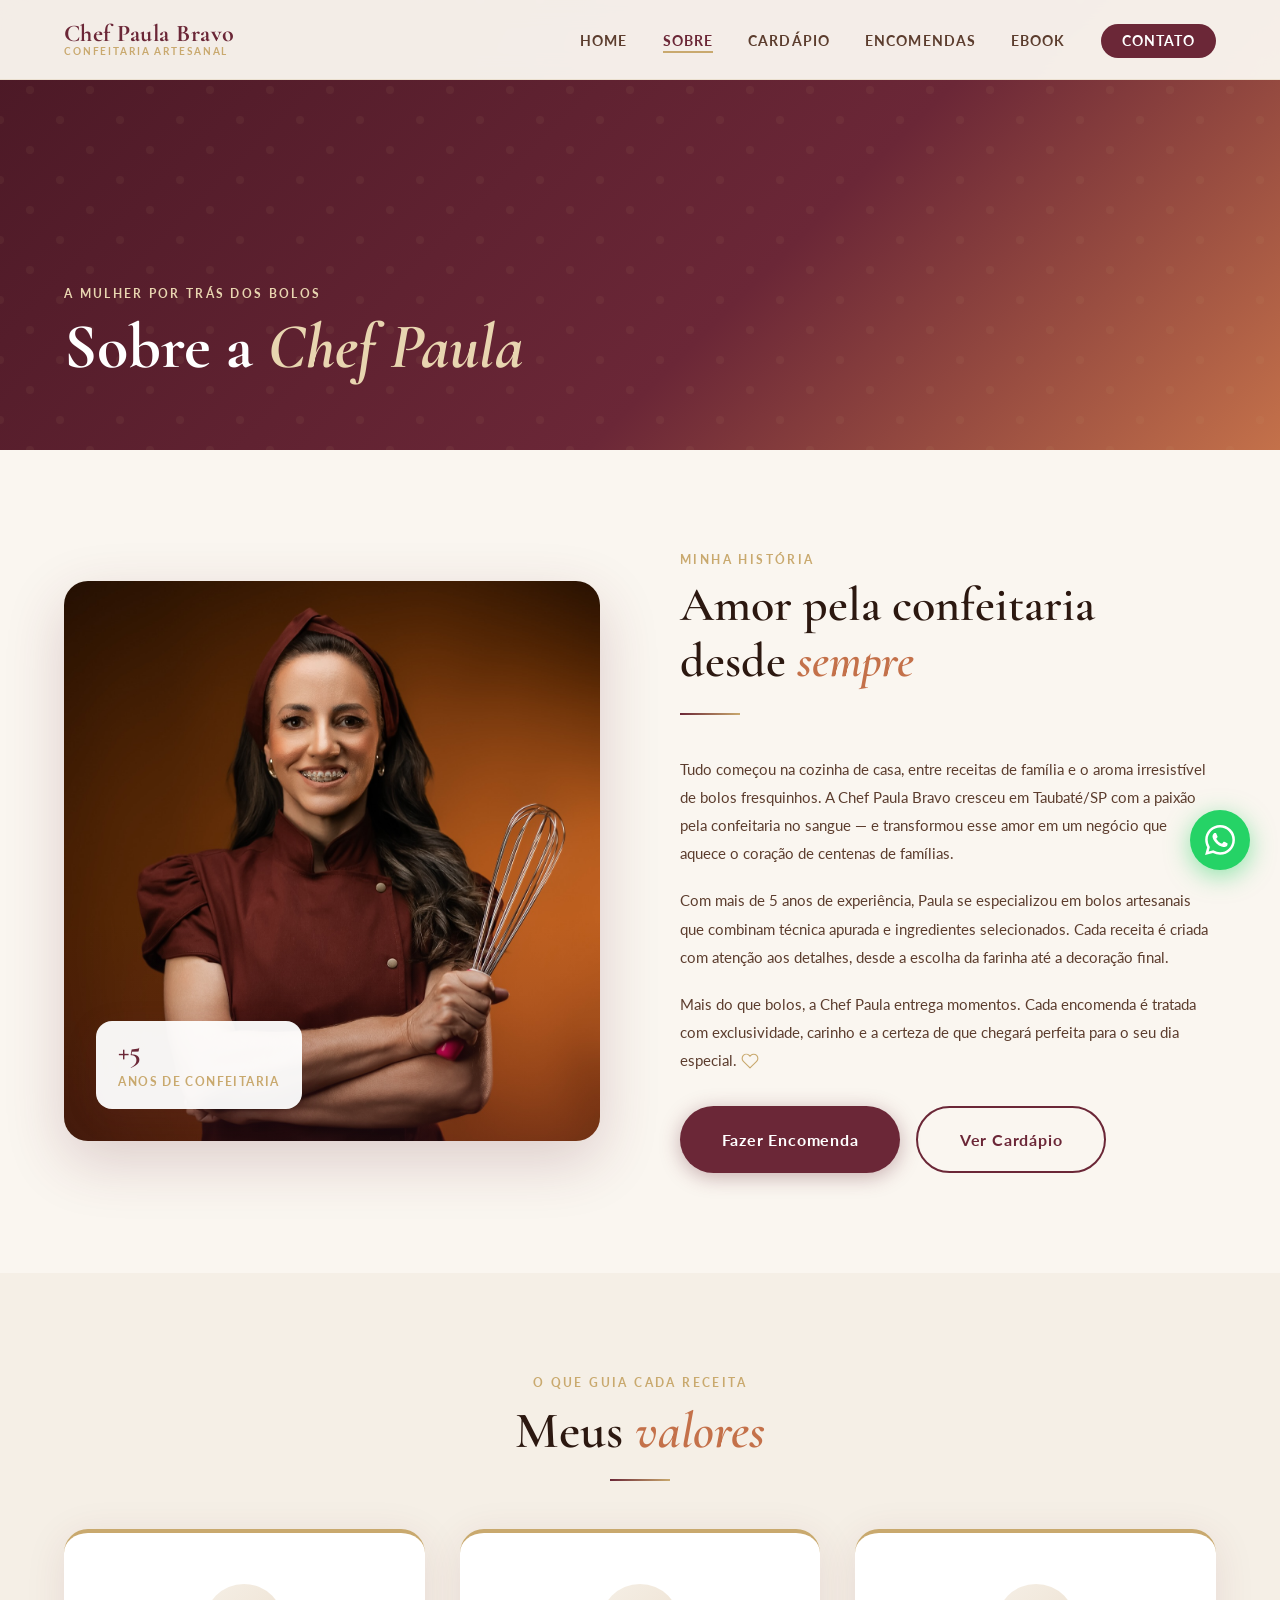
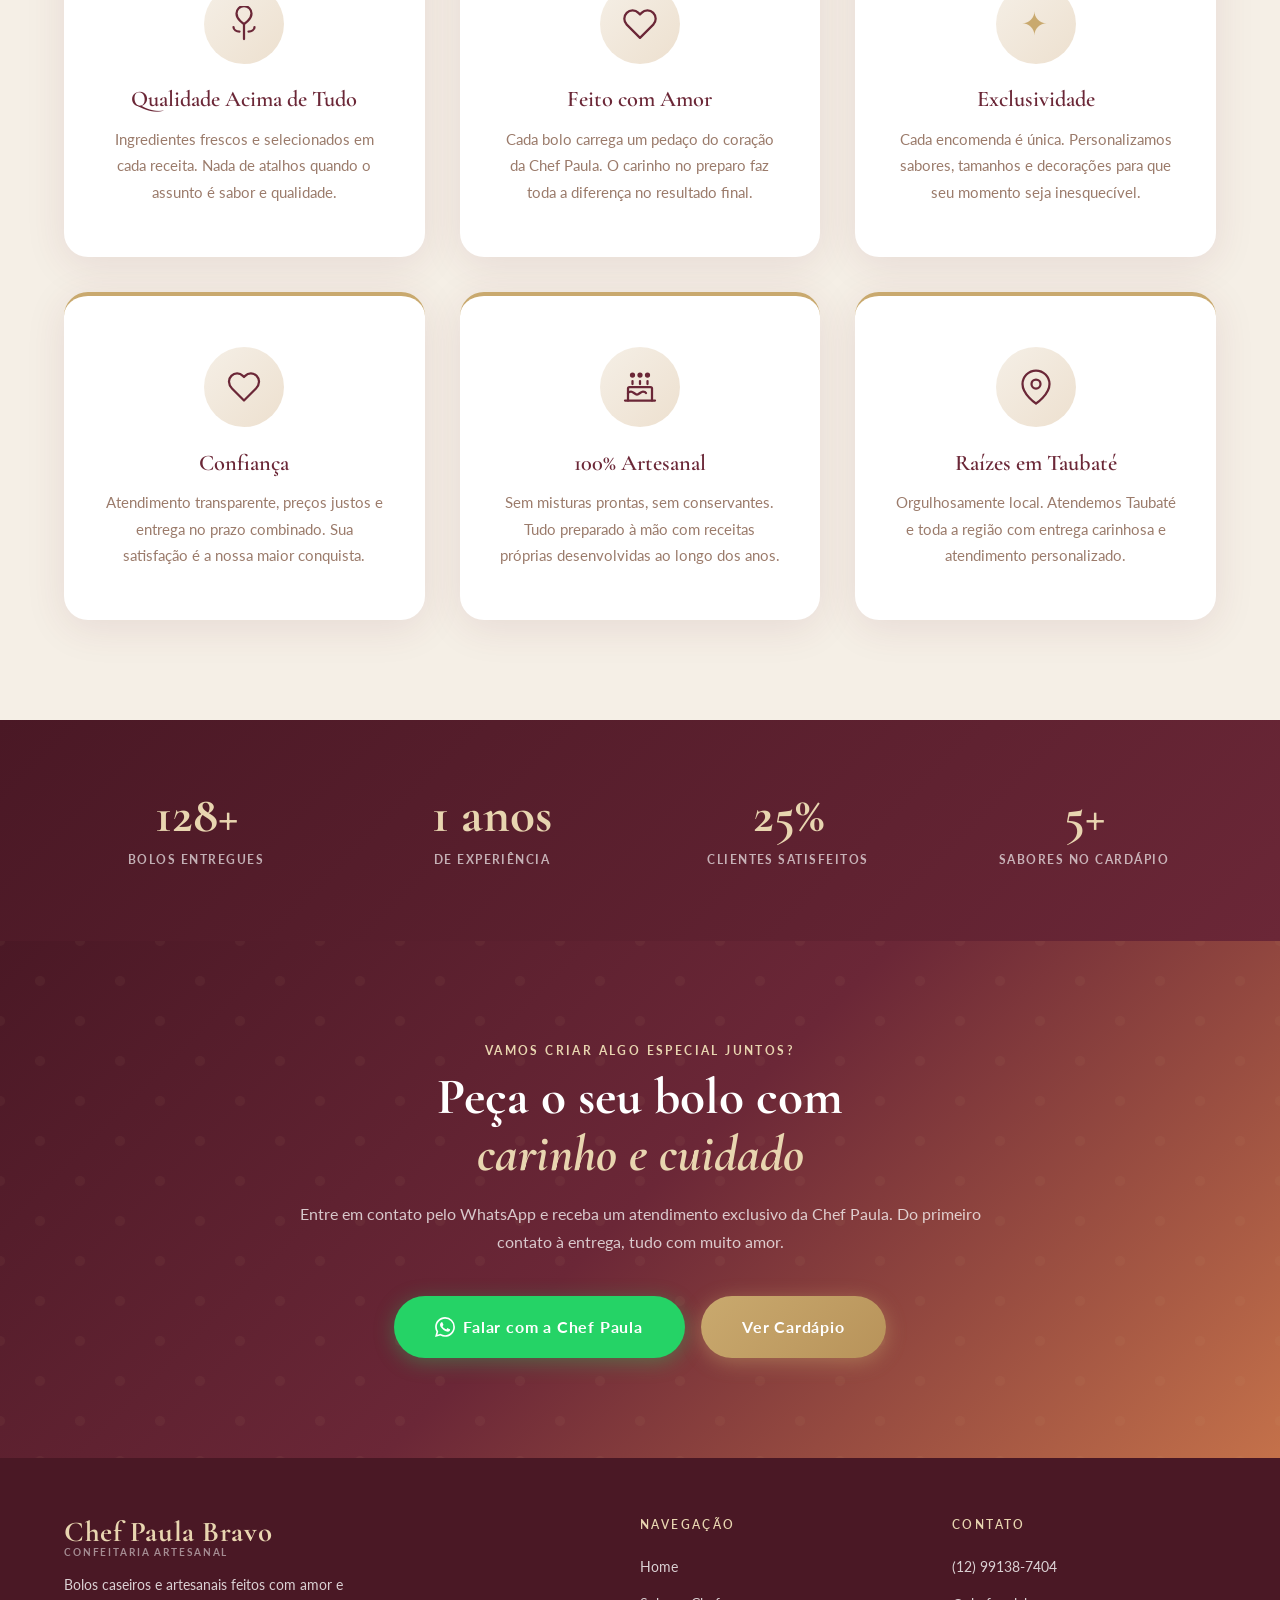
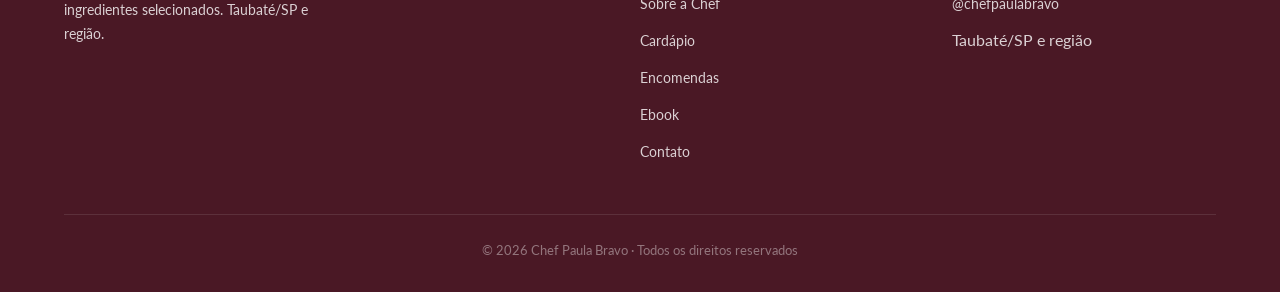
<file: sobre.html>
<!DOCTYPE html>
<html lang="pt-BR">
<head>
  <meta charset="UTF-8" />
  <meta name="viewport" content="width=device-width, initial-scale=1.0" />
  <title>Sobre | Chef Paula Bravo</title>
  <meta name="description" content="Conheça a história da Chef Paula Bravo, confeiteira artesanal de Taubaté/SP." />
  <link rel="preconnect" href="https://fonts.googleapis.com" />
  <link rel="preconnect" href="https://fonts.gstatic.com" crossorigin />
  <link href="https://fonts.googleapis.com/css2?family=Cormorant+Garamond:ital,wght@0,300;0,400;0,600;0,700;1,400;1,600&family=Lato:wght@300;400;700&display=swap" rel="stylesheet" />
  <link rel="stylesheet" href="style.css" />
  <style>
    /* ── HERO ── */
    .sobre-hero {
      min-height: 50vh;
      padding-top: var(--nav-h);
      padding-bottom: 70px;
      background: linear-gradient(135deg, #4A1825 0%, #6B2737 60%, #C4714A 100%);
      display: flex;
      align-items: flex-end;
      position: relative;
      overflow: hidden;
    }
    .sobre-hero::before {
      content: '';
      position: absolute; inset: 0;
      background-image: url("data:image/svg+xml,%3Csvg width='60' height='60' viewBox='0 0 60 60' xmlns='http://www.w3.org/2000/svg'%3E%3Cg fill='%23C9A96E' fill-opacity='0.07'%3E%3Ccircle cx='30' cy='30' r='4'/%3E%3Ccircle cx='0' cy='0' r='4'/%3E%3Ccircle cx='60' cy='0' r='4'/%3E%3Ccircle cx='0' cy='60' r='4'/%3E%3Ccircle cx='60' cy='60' r='4'/%3E%3C/g%3E%3C/svg%3E");
      pointer-events: none;
    }
    .sobre-hero-content {
      position: relative; z-index: 1;
      width: 90%; max-width: 1200px; margin: 0 auto;
    }
    .sobre-hero-content span {
      display: block;
      font-family: var(--font-body);
      font-size: .72rem; font-weight: 700;
      letter-spacing: .2em; text-transform: uppercase;
      color: #E8D5B0; margin-bottom: .6rem;
    }
    .sobre-hero-content h1 {
      font-family: var(--font-title);
      font-size: clamp(2.8rem, 5vw, 5rem);
      font-weight: 700; color: #FFFFFF;
      line-height: 1.05; margin: 0;
    }
    .sobre-hero-content h1 em { font-style: italic; color: #E8D5B0; }

    /* ── HISTÓRIA ── */
    .sobre-grid {
      display: grid;
      grid-template-columns: 1fr 1fr;
      gap: 5rem;
      align-items: center;
    }
    .sobre-img {
      position: relative;
      border-radius: 24px;
      overflow: hidden;
      box-shadow: 0 20px 60px rgba(107,39,55,0.2);
    }
    .sobre-img img {
      width: 100%; height: 560px;
      object-fit: cover; object-position: center top;
      display: block;
    }
    .sobre-img::before {
      content: '';
      position: absolute; inset: 0;
      background: linear-gradient(to bottom, transparent 60%, rgba(74,24,37,0.3) 100%);
      z-index: 1;
    }
    .sobre-img-badge {
      position: absolute; bottom: 2rem; left: 2rem; z-index: 2;
      background: rgba(255,255,255,0.95);
      border-radius: 16px; padding: 1rem 1.4rem;
      box-shadow: 0 8px 30px rgba(107,39,55,0.15);
    }
    .sobre-img-badge strong {
      font-family: var(--font-title);
      font-size: 1.8rem; color: var(--vinho); display: block; line-height: 1;
    }
    .sobre-img-badge span {
      font-size: .72rem; font-weight: 700;
      letter-spacing: .12em; text-transform: uppercase; color: var(--dourado);
    }
    .sobre-text h2 {
      font-family: var(--font-title);
      font-size: clamp(2rem, 4vw, 3rem);
      color: #2C1810; line-height: 1.15; margin-bottom: 1.5rem;
    }
    .sobre-text h2 em { font-style: italic; color: #C4714A; }
    .sobre-text p {
      font-family: var(--font-body);
      font-size: .95rem; color: #5C3D2E;
      line-height: 1.85; margin-bottom: 1.2rem;
    }

    /* ── VALORES — MAIOR ── */
    .valores-grid {
      display: grid;
      grid-template-columns: repeat(3, 1fr);
      gap: 2.2rem;
      margin-top: 3rem;
    }
    .valor-card {
      background: #FFFFFF;
      border-radius: 24px;
      padding: 3.2rem 2.4rem;
      text-align: center;
      box-shadow: 0 8px 40px rgba(107,39,55,0.1);
      border-top: 4px solid var(--dourado);
      transition: all .4s ease;
    }
    .valor-card:hover { transform: translateY(-6px); box-shadow: 0 22px 60px rgba(107,39,55,0.16); }
    .valor-icon {
      display: flex;
      align-items: center;
      justify-content: center;
      width: 80px;
      height: 80px;
      border-radius: 50%;
      background: linear-gradient(135deg, #F5EFE6, #EDE0CF);
      margin: 0 auto 1.4rem;
    }
    .valor-icon svg {
      width: 36px !important;
      height: 36px !important;
      color: #6B2737;
      stroke: #6B2737;
    }
    .valor-icon .ornament {
      font-size: 2rem;
      color: #C9A96E;
    }
    .valor-card h4 {
      font-family: var(--font-title);
      font-size: 1.4rem; color: var(--vinho); margin-bottom: .8rem;
    }
    .valor-card p {
      font-family: var(--font-body);
      font-size: .95rem; color: #9B7B6B; line-height: 1.75; margin: 0;
    }

    /* ── NÚMEROS ── */
    .numeros-bar {
      background: linear-gradient(135deg, #4A1825 0%, #6B2737 100%);
      padding: 70px 0;
    }
    .numeros-grid {
      display: grid;
      grid-template-columns: repeat(4, 1fr);
      gap: 2rem; text-align: center;
    }
    .num-value {
      font-family: var(--font-title);
      font-size: 3.2rem; font-weight: 700;
      color: #E8D5B0; line-height: 1;
    }
    .num-label {
      font-family: var(--font-body);
      font-size: .78rem; font-weight: 700;
      letter-spacing: .12em; text-transform: uppercase;
      color: rgba(255,255,255,.65); margin-top: .5rem;
    }

    /* ── CTA ── */
    .sobre-cta {
      background: linear-gradient(135deg, #4A1825 0%, #6B2737 50%, #C4714A 100%);
      padding: 100px 0; text-align: center;
      position: relative; overflow: hidden;
    }
    .sobre-cta::before {
      content: ''; position: absolute; inset: 0;
      background-image: url("data:image/svg+xml,%3Csvg width='80' height='80' viewBox='0 0 80 80' xmlns='http://www.w3.org/2000/svg'%3E%3Cg fill='%23C9A96E' fill-opacity='0.06'%3E%3Ccircle cx='40' cy='40' r='5'/%3E%3Ccircle cx='0' cy='0' r='5'/%3E%3Ccircle cx='80' cy='0' r='5'/%3E%3Ccircle cx='0' cy='80' r='5'/%3E%3Ccircle cx='80' cy='80' r='5'/%3E%3C/g%3E%3C/svg%3E");
      pointer-events: none;
    }
    .sobre-cta-inner { position: relative; z-index: 1; width: 90%; max-width: 700px; margin: 0 auto; }
    .sobre-cta h2 {
      font-family: var(--font-title);
      font-size: clamp(2rem, 4vw, 3.5rem);
      font-weight: 700; color: #FFFFFF; line-height: 1.12; margin-bottom: 1rem;
    }
    .sobre-cta h2 em { font-style: italic; color: #E8D5B0; }
    .sobre-cta p {
      font-family: var(--font-body); font-size: 1rem;
      color: rgba(255,255,255,.75); margin: 0 auto 2.5rem; line-height: 1.75;
    }
    .sobre-cta-btns { display: flex; gap: 1rem; justify-content: center; flex-wrap: wrap; }

    @media (max-width: 900px) {
      .sobre-grid { grid-template-columns: 1fr; gap: 3rem; }
      .sobre-img img { height: 400px; }
      .valores-grid { grid-template-columns: 1fr 1fr; }
      .numeros-grid { grid-template-columns: 1fr 1fr; gap: 2rem; }
    }
    @media (max-width: 600px) {
      .valores-grid { grid-template-columns: 1fr; }
      .sobre-cta { padding: 70px 0; }
    }
  </style>
</head>
<body>

<nav class="navbar">
  <div class="nav-inner">
    <a href="index.html" class="nav-logo">
      <span class="logo-name">Chef Paula Bravo</span>
      <span class="logo-sub">Confeitaria Artesanal</span>
    </a>
    <button class="nav-toggle" aria-label="Menu"><span></span><span></span><span></span></button>
    <ul class="nav-links">
      <li><a href="index.html">Home</a></li>
      <li><a href="sobre.html">Sobre</a></li>
      <li><a href="cardapio.html">Cardápio</a></li>
      <li><a href="encomendas.html">Encomendas</a></li>
      <li><a href="ebook.html">Ebook</a></li>
      <li><a href="contato.html" class="nav-cta">Contato</a></li>
    </ul>
  </div>
</nav>

<section class="sobre-hero">
  <div class="sobre-hero-content">
    <span>A mulher por trás dos bolos</span>
    <h1>Sobre a <em>Chef Paula</em></h1>
  </div>
</section>

<section class="section">
  <div class="container">
    <div class="sobre-grid">
      <div class="sobre-img reveal-left">
        <img src="img/paula-hero.png" alt="Chef Paula Bravo" />
        <div class="sobre-img-badge">
          <strong>+5</strong>
          <span>anos de confeitaria</span>
        </div>
      </div>
      <div class="sobre-text reveal-right">
        <span class="eyebrow">Minha história</span>
        <h2>Amor pela confeitaria<br>desde <em>sempre</em></h2>
        <div class="divider left"></div>
        <p>Tudo começou na cozinha de casa, entre receitas de família e o aroma irresistível de bolos fresquinhos. A Chef Paula Bravo cresceu em Taubaté/SP com a paixão pela confeitaria no sangue — e transformou esse amor em um negócio que aquece o coração de centenas de famílias.</p>
        <p>Com mais de 5 anos de experiência, Paula se especializou em bolos artesanais que combinam técnica apurada e ingredientes selecionados. Cada receita é criada com atenção aos detalhes, desde a escolha da farinha até a decoração final.</p>
        <p>Mais do que bolos, a Chef Paula entrega momentos. Cada encomenda é tratada com exclusividade, carinho e a certeza de que chegará perfeita para o seu dia especial. <svg class="icon-inline icon-accent" xmlns="http://www.w3.org/2000/svg" width="18" height="18" viewBox="0 0 24 24" fill="none" stroke="currentColor" stroke-width="1.5" stroke-linecap="round" stroke-linejoin="round" aria-hidden="true"><path d="M20.84 4.61a5.5 5.5 0 0 0-7.78 0L12 5.67l-1.06-1.06a5.5 5.5 0 0 0-7.78 7.78L12 21.23l8.84-8.84a5.5 5.5 0 0 0 0-7.78z"/></svg></p>
        <div style="display:flex;gap:1rem;flex-wrap:wrap;margin-top:2rem">
          <a href="encomendas.html" class="btn btn-primary btn-lg">Fazer Encomenda</a>
          <a href="cardapio.html" class="btn btn-outline btn-lg">Ver Cardápio</a>
        </div>
      </div>
    </div>
  </div>
</section>

<section class="section section-alt">
  <div class="container text-center">
    <span class="eyebrow reveal">O que guia cada receita</span>
    <h2 class="section-title reveal">Meus <em style="font-style:italic;color:var(--terracota)">valores</em></h2>
    <div class="divider"></div>
    <div class="valores-grid">
      <div class="valor-card reveal">
        <div class="valor-icon">
          <svg xmlns="http://www.w3.org/2000/svg" viewBox="0 0 24 24" fill="none" stroke="#6B2737" stroke-width="1.5" stroke-linecap="round" stroke-linejoin="round" aria-hidden="true"><path d="M12 22V12"/><path d="M12 12C12 12 7 9 7 5a5 5 0 0 1 10 0c0 4-5 7-5 7z"/><path d="M9 17c-2 0-4-1-4-3"/><path d="M15 17c2 0 4-1 4-3"/></svg>
        </div>
        <h4>Qualidade Acima de Tudo</h4>
        <p>Ingredientes frescos e selecionados em cada receita. Nada de atalhos quando o assunto é sabor e qualidade.</p>
      </div>
      <div class="valor-card reveal">
        <div class="valor-icon">
          <svg xmlns="http://www.w3.org/2000/svg" viewBox="0 0 24 24" fill="none" stroke="#6B2737" stroke-width="1.5" stroke-linecap="round" stroke-linejoin="round" aria-hidden="true"><path d="M20.84 4.61a5.5 5.5 0 0 0-7.78 0L12 5.67l-1.06-1.06a5.5 5.5 0 0 0-7.78 7.78L12 21.23l8.84-8.84a5.5 5.5 0 0 0 0-7.78z"/></svg>
        </div>
        <h4>Feito com Amor</h4>
        <p>Cada bolo carrega um pedaço do coração da Chef Paula. O carinho no preparo faz toda a diferença no resultado final.</p>
      </div>
      <div class="valor-card reveal">
        <div class="valor-icon">
          <span class="ornament">✦</span>
        </div>
        <h4>Exclusividade</h4>
        <p>Cada encomenda é única. Personalizamos sabores, tamanhos e decorações para que seu momento seja inesquecível.</p>
      </div>
      <div class="valor-card reveal">
        <div class="valor-icon">
          <svg xmlns="http://www.w3.org/2000/svg" viewBox="0 0 24 24" fill="none" stroke="#6B2737" stroke-width="1.5" stroke-linecap="round" stroke-linejoin="round" aria-hidden="true"><path d="M20.42 4.58a5.4 5.4 0 0 0-7.65 0l-.77.78-.77-.78a5.4 5.4 0 0 0-7.65 0C1.46 6.7 1.33 10.28 4 13l8 8 8-8c2.67-2.72 2.54-6.3.42-8.42z"/></svg>
        </div>
        <h4>Confiança</h4>
        <p>Atendimento transparente, preços justos e entrega no prazo combinado. Sua satisfação é a nossa maior conquista.</p>
      </div>
      <div class="valor-card reveal">
        <div class="valor-icon">
          <svg xmlns="http://www.w3.org/2000/svg" viewBox="0 0 24 24" fill="none" stroke="#6B2737" stroke-width="1.5" stroke-linecap="round" stroke-linejoin="round" aria-hidden="true"><path d="M20 21v-8a1 1 0 0 0-1-1H5a1 1 0 0 0-1 1v8"/><path d="M4 16s.5-1 2-1 2.5 2 4 2 2.5-2 4-2 2 1 2 1"/><path d="M2 21h20"/><path d="M7 8v2"/><path d="M12 8v2"/><path d="M17 8v2"/><circle cx="7" cy="4" r="1" fill="#6B2737"/><circle cx="12" cy="4" r="1" fill="#6B2737"/><circle cx="17" cy="4" r="1" fill="#6B2737"/></svg>
        </div>
        <h4>100% Artesanal</h4>
        <p>Sem misturas prontas, sem conservantes. Tudo preparado à mão com receitas próprias desenvolvidas ao longo dos anos.</p>
      </div>
      <div class="valor-card reveal">
        <div class="valor-icon">
          <svg xmlns="http://www.w3.org/2000/svg" viewBox="0 0 24 24" fill="none" stroke="#6B2737" stroke-width="1.5" stroke-linecap="round" stroke-linejoin="round" aria-hidden="true"><path d="M21 10c0 7-9 13-9 13s-9-6-9-13a9 9 0 0 1 18 0z"/><circle cx="12" cy="10" r="3"/></svg>
        </div>
        <h4>Raízes em Taubaté</h4>
        <p>Orgulhosamente local. Atendemos Taubaté e toda a região com entrega carinhosa e atendimento personalizado.</p>
      </div>
    </div>
  </div>
</section>

<div class="numeros-bar">
  <div class="container">
    <div class="numeros-grid">
      <div class="reveal">
        <div class="num-value"><span data-counter="500" data-suffix="+">0+</span></div>
        <div class="num-label">Bolos Entregues</div>
      </div>
      <div class="reveal">
        <div class="num-value"><span data-counter="5" data-suffix=" anos">0</span></div>
        <div class="num-label">De Experiência</div>
      </div>
      <div class="reveal">
        <div class="num-value"><span data-counter="98" data-suffix="%">0%</span></div>
        <div class="num-label">Clientes Satisfeitos</div>
      </div>
      <div class="reveal">
        <div class="num-value"><span data-counter="20" data-suffix="+">0+</span></div>
        <div class="num-label">Sabores no Cardápio</div>
      </div>
    </div>
  </div>
</div>

<section class="sobre-cta">
  <div class="sobre-cta-inner">
    <span class="eyebrow" style="color:#E8D5B0;text-align:center;display:block;margin-bottom:.5rem">Vamos criar algo especial juntos?</span>
    <h2>Peça o seu bolo com<br><em>carinho e cuidado</em></h2>
    <p>Entre em contato pelo WhatsApp e receba um atendimento exclusivo da Chef Paula. Do primeiro contato à entrega, tudo com muito amor.</p>
    <div class="sobre-cta-btns">
      <a href="https://wa.me/5512991387404?text=Ol%C3%A1%2C%20Chef%20Paula%21%20Vim%20pelo%20site%20e%20gostaria%20de%20fazer%20uma%20encomenda." class="btn btn-wpp btn-lg" target="_blank" rel="noopener">
        <svg width="20" height="20" viewBox="0 0 24 24" fill="currentColor"><path d="M17.472 14.382c-.297-.149-1.758-.867-2.03-.967-.273-.099-.471-.148-.67.15-.197.297-.767.966-.94 1.164-.173.199-.347.223-.644.075-.297-.15-1.255-.463-2.39-1.475-.883-.788-1.48-1.761-1.653-2.059-.173-.297-.018-.458.13-.606.134-.133.298-.347.446-.52.149-.174.198-.298.298-.497.099-.198.05-.371-.025-.52-.075-.149-.669-1.612-.916-2.207-.242-.579-.487-.5-.669-.51-.173-.008-.371-.01-.57-.01-.198 0-.52.074-.792.372-.272.297-1.04 1.016-1.04 2.479 0 1.462 1.065 2.875 1.213 3.074.149.198 2.096 3.2 5.077 4.487.709.306 1.262.489 1.694.625.712.227 1.36.195 1.871.118.571-.085 1.758-.719 2.006-1.413.248-.694.248-1.289.173-1.413-.074-.124-.272-.198-.57-.347m-5.421 7.403h-.004a9.87 9.87 0 01-5.031-1.378l-.361-.214-3.741.982.998-3.648-.235-.374a9.86 9.86 0 01-1.51-5.26c.001-5.45 4.436-9.884 9.888-9.884 2.64 0 5.122 1.03 6.988 2.898a9.825 9.825 0 012.893 6.994c-.003 5.45-4.437 9.884-9.885 9.884m8.413-18.297A11.815 11.815 0 0012.05 0C5.495 0 .16 5.335.157 11.892c0 2.096.547 4.142 1.588 5.945L.057 24l6.305-1.654a11.882 11.882 0 005.683 1.448h.005c6.554 0 11.89-5.335 11.893-11.893a11.821 11.821 0 00-3.48-8.413z"/></svg>
        Falar com a Chef Paula
      </a>
      <a href="cardapio.html" class="btn btn-gold btn-lg">Ver Cardápio</a>
    </div>
  </div>
</section>

<footer>
  <div class="container">
    <div class="footer-grid">
      <div class="footer-brand">
        <a href="index.html" class="nav-logo">
          <span class="logo-name">Chef Paula Bravo</span>
          <span class="logo-sub">Confeitaria Artesanal</span>
        </a>
        <p>Bolos caseiros e artesanais feitos com amor e ingredientes selecionados. Taubaté/SP e região.</p>
      </div>
      <div>
        <h4>Navegação</h4>
        <ul>
          <li><a href="index.html">Home</a></li>
          <li><a href="sobre.html">Sobre a Chef</a></li>
          <li><a href="cardapio.html">Cardápio</a></li>
          <li><a href="encomendas.html">Encomendas</a></li>
          <li><a href="ebook.html">Ebook</a></li>
          <li><a href="contato.html">Contato</a></li>
        </ul>
      </div>
      <div>
        <h4>Contato</h4>
        <ul>
          <li><a href="https://wa.me/5512991387404" target="_blank">(12) 99138-7404</a></li>
          <li><a href="https://instagram.com/chefpaulabravo" target="_blank">@chefpaulabravo</a></li>
          <li>Taubaté/SP e região</li>
        </ul>
      </div>
    </div>
    <p class="footer-bottom">© 2026 Chef Paula Bravo · Todos os direitos reservados</p>
  </div>
</footer>

<a href="https://wa.me/5512991387404?text=Ol%C3%A1%2C%20Chef%20Paula%21%20Vim%20pelo%20site%20e%20gostaria%20de%20fazer%20uma%20encomenda." class="wpp-float" target="_blank" rel="noopener" aria-label="WhatsApp">
  <svg viewBox="0 0 24 24"><path d="M17.472 14.382c-.297-.149-1.758-.867-2.03-.967-.273-.099-.471-.148-.67.15-.197.297-.767.966-.94 1.164-.173.199-.347.223-.644.075-.297-.15-1.255-.463-2.39-1.475-.883-.788-1.48-1.761-1.653-2.059-.173-.297-.018-.458.13-.606.134-.133.298-.347.446-.52.149-.174.198-.298.298-.497.099-.198.05-.371-.025-.52-.075-.149-.669-1.612-.916-2.207-.242-.579-.487-.5-.669-.51-.173-.008-.371-.01-.57-.01-.198 0-.52.074-.792.372-.272.297-1.04 1.016-1.04 2.479 0 1.462 1.065 2.875 1.213 3.074.149.198 2.096 3.2 5.077 4.487.709.306 1.262.489 1.694.625.712.227 1.36.195 1.871.118.571-.085 1.758-.719 2.006-1.413.248-.694.248-1.289.173-1.413-.074-.124-.272-.198-.57-.347m-5.421 7.403h-.004a9.87 9.87 0 01-5.031-1.378l-.361-.214-3.741.982.998-3.648-.235-.374a9.86 9.86 0 01-1.51-5.26c.001-5.45 4.436-9.884 9.888-9.884 2.64 0 5.122 1.03 6.988 2.898a9.825 9.825 0 012.893 6.994c-.003 5.45-4.437 9.884-9.885 9.884m8.413-18.297A11.815 11.815 0 0012.05 0C5.495 0 .16 5.335.157 11.892c0 2.096.547 4.142 1.588 5.945L.057 24l6.305-1.654a11.882 11.882 0 005.683 1.448h.005c6.554 0 11.89-5.335 11.893-11.893a11.821 11.821 0 00-3.48-8.413z"/></svg>
</a>

<script src="script.js"></script>
</body>
</html>
</file>
<file: style.css>
@import url('https://fonts.googleapis.com/css2?family=Cormorant+Garamond:ital,wght@0,300;0,400;0,600;0,700;1,400;1,600&family=Lato:wght@300;400;700&display=swap');

*, *::before, *::after { box-sizing: border-box; margin: 0; padding: 0; }

:root {
  --vinho:         #6B2737;
  --vinho-dark:    #4A1825;
  --dourado:       #C9A96E;
  --dourado-light: #E8D5B0;
  --bege:          #F5EFE6;
  --creme:         #FAF6F0;
  --nude:          #E8D5C4;
  --terracota:     #C4714A;
  --text-dark:     #2C1810;
  --text-mid:      #5C3D2E;
  --text-light:    #9B7B6B;
  --white:         #FFFFFF;
  --font-title:    'Cormorant Garamond', serif;
  --font-body:     'Lato', sans-serif;
  --nav-h:         80px;
  --radius:        12px;
  --radius-lg:     24px;
  --shadow:        0 8px 40px rgba(107,39,55,0.12);
  --shadow-lg:     0 20px 60px rgba(107,39,55,0.18);
  --transition:    all 0.4s cubic-bezier(0.25,0.46,0.45,0.94);
}

html { scroll-behavior: smooth; }

body {
  font-family: var(--font-body);
  background: var(--creme);
  color: var(--text-dark);
  line-height: 1.7;
  overflow-x: hidden;
}

img { max-width: 100%; height: auto; display: block; }
a   { text-decoration: none; color: inherit; }
ul  { list-style: none; }

/* ── Reveal ──
   js-loaded é adicionado pelo script.js assim que carrega.
   Se o JS não carregar, tudo fica visível normalmente.
*/
.reveal,
.reveal-left,
.reveal-right {
  opacity: 1;
  transform: none;
  transition: opacity 0.7s ease, transform 0.7s ease;
}

/* Só esconde quando JS estiver ativo */
.js-loaded .reveal       { opacity: 0; transform: translateY(40px); }
.js-loaded .reveal-left  { opacity: 0; transform: translateX(-50px); }
.js-loaded .reveal-right { opacity: 0; transform: translateX(50px); }

.reveal.visible,
.reveal-left.visible,
.reveal-right.visible { opacity: 1 !important; transform: translate(0) !important; }

/* ── Tipografia ── */
h1, h2, h3, h4 {
  font-family: var(--font-title);
  font-weight: 600;
  line-height: 1.2;
  color: var(--text-dark);
}
h1 { font-size: clamp(2.8rem, 6vw, 5.5rem); }
h2 { font-size: clamp(2rem, 4vw, 3.5rem); }
h3 { font-size: clamp(1.4rem, 2.5vw, 2rem); }

.eyebrow {
  font-family: var(--font-body);
  font-size: 0.75rem;
  font-weight: 700;
  letter-spacing: 0.2em;
  text-transform: uppercase;
  color: var(--dourado);
  display: block;
  margin-bottom: 0.5rem;
}

.section-title { font-size: clamp(2rem, 4vw, 3.2rem); margin-bottom: 0.5rem; }

.divider {
  width: 60px; height: 2px;
  background: linear-gradient(90deg, var(--vinho), var(--dourado));
  margin: 1rem auto 2.5rem;
}
.divider.left { margin-left: 0; }

/* ── Botões ── */
.btn {
  display: inline-flex;
  align-items: center;
  gap: 0.5rem;
  padding: 0.9rem 2rem;
  border-radius: 50px;
  font-family: var(--font-body);
  font-size: 0.9rem;
  font-weight: 700;
  letter-spacing: 0.05em;
  cursor: pointer;
  border: none;
  transition: var(--transition);
  text-decoration: none;
}
.btn-primary { background: var(--vinho); color: var(--white); box-shadow: 0 4px 20px rgba(107,39,55,0.35); }
.btn-primary:hover { background: var(--vinho-dark); transform: translateY(-2px); box-shadow: 0 8px 30px rgba(107,39,55,0.45); color: var(--white); }
.btn-outline { background: transparent; color: var(--vinho); border: 2px solid var(--vinho); }
.btn-outline:hover { background: var(--vinho); color: var(--white); transform: translateY(-2px); }
.btn-gold { background: linear-gradient(135deg, var(--dourado), #B8935A); color: var(--white); box-shadow: 0 4px 20px rgba(201,169,110,0.45); }
.btn-gold:hover { transform: translateY(-2px); box-shadow: 0 8px 30px rgba(201,169,110,0.55); color: var(--white); }
.btn-wpp { background: #25D366; color: var(--white); box-shadow: 0 4px 20px rgba(37,211,102,0.35); }
.btn-wpp:hover { background: #20b858; transform: translateY(-2px); box-shadow: 0 8px 30px rgba(37,211,102,0.45); color: var(--white); }
.btn-lg { padding: 1.1rem 2.6rem; font-size: 1rem; }

/* ── Layout ── */
.section     { padding: 100px 0; }
.section-alt { background: var(--bege); }
.section-dark { background: var(--vinho); color: var(--white); }
.section-dark h1,
.section-dark h2,
.section-dark h3 { color: var(--white); }
.container   { width: 90%; max-width: 1200px; margin: 0 auto; }
.text-center { text-align: center; }

/* ══════════════════════════════
   NAVBAR
══════════════════════════════ */
.navbar {
  position: fixed;
  top: 0; left: 0; right: 0;
  height: var(--nav-h);
  z-index: 1000;
  background: rgba(250,246,240,0.96);
  backdrop-filter: blur(12px);
  -webkit-backdrop-filter: blur(12px);
  border-bottom: 1px solid rgba(201,169,110,0.2);
  transition: var(--transition);
}
.navbar.scrolled {
  box-shadow: 0 4px 30px rgba(107,39,55,0.1);
  background: rgba(250,246,240,0.99);
}
.nav-inner {
  display: flex;
  align-items: center;
  justify-content: space-between;
  height: 100%;
  width: 90%;
  max-width: 1200px;
  margin: 0 auto;
}
.nav-logo { display: flex; flex-direction: column; line-height: 1; }
.nav-logo .logo-name {
  font-family: var(--font-title);
  font-size: 1.5rem;
  font-weight: 700;
  color: var(--vinho);
  letter-spacing: 0.02em;
}
.nav-logo .logo-sub {
  font-size: 0.65rem;
  font-weight: 700;
  letter-spacing: 0.18em;
  text-transform: uppercase;
  color: var(--dourado);
}
.nav-links { display: flex; align-items: center; gap: 2.2rem; }
.nav-links a {
  font-family: var(--font-body);
  font-size: 0.85rem;
  font-weight: 700;
  letter-spacing: 0.08em;
  text-transform: uppercase;
  color: var(--text-mid);
  position: relative;
  padding-bottom: 4px;
  transition: color 0.3s;
}
.nav-links a::after {
  content: '';
  position: absolute;
  bottom: 0; left: 0;
  width: 0; height: 2px;
  background: var(--dourado);
  transition: width 0.3s;
}
.nav-links a:hover,
.nav-links a.active { color: var(--vinho); }
.nav-links a:hover::after,
.nav-links a.active::after { width: 100%; }
.nav-links .nav-cta {
  background: var(--vinho);
  color: var(--white) !important;
  padding: 0.55rem 1.3rem;
  border-radius: 50px;
  transition: var(--transition);
}
.nav-links .nav-cta::after { display: none; }
.nav-links .nav-cta:hover { background: var(--vinho-dark); transform: translateY(-1px); }

.nav-toggle {
  display: none;
  flex-direction: column;
  gap: 5px;
  cursor: pointer;
  padding: 5px;
  background: none;
  border: none;
}
.nav-toggle span {
  display: block;
  width: 26px; height: 2px;
  background: var(--vinho);
  transition: var(--transition);
  transform-origin: center;
}
.nav-toggle.open span:nth-child(1) { transform: translateY(7px) rotate(45deg); }
.nav-toggle.open span:nth-child(2) { opacity: 0; transform: scaleX(0); }
.nav-toggle.open span:nth-child(3) { transform: translateY(-7px) rotate(-45deg); }

/* ══════════════════════════════
   PAGE HERO (páginas internas)
══════════════════════════════ */
.page-hero {
  min-height: 45vh;
  background: linear-gradient(135deg, #4A1825 0%, #6B2737 60%, #C4714A 100%);
  display: flex;
  align-items: flex-end;
  padding-top: var(--nav-h);
  padding-bottom: 60px;
  position: relative;
  overflow: hidden;
}
.page-hero::before {
  content: '';
  position: absolute; inset: 0;
  background-image: url("data:image/svg+xml,%3Csvg width='60' height='60' viewBox='0 0 60 60' xmlns='http://www.w3.org/2000/svg'%3E%3Cg fill='%23C9A96E' fill-opacity='0.07'%3E%3Ccircle cx='30' cy='30' r='4'/%3E%3Ccircle cx='0' cy='0' r='4'/%3E%3Ccircle cx='60' cy='0' r='4'/%3E%3Ccircle cx='0' cy='60' r='4'/%3E%3Ccircle cx='60' cy='60' r='4'/%3E%3C/g%3E%3C/svg%3E");
  pointer-events: none;
}
.page-hero-content { position: relative; z-index: 1; }
.page-hero-content .eyebrow { color: #E8D5B0; }
.page-hero-content h1 { color: #FFFFFF; font-size: clamp(2.5rem, 5vw, 4.5rem); }

/* ══════════════════════════════
   CARDS
══════════════════════════════ */
.card {
  background: var(--white);
  border-radius: var(--radius-lg);
  overflow: hidden;
  box-shadow: var(--shadow);
  transition: var(--transition);
}
.card:hover { transform: translateY(-8px); box-shadow: var(--shadow-lg); }
.card-img {
  width: 100%;
  aspect-ratio: 4/3;
  object-fit: cover;
  object-position: center 65%;
}
.card-body { padding: 1.6rem; }
.card-price { font-family: var(--font-title); font-size: 1.4rem; color: var(--vinho); font-weight: 700; }

/* ══════════════════════════════
   FORMULÁRIO
══════════════════════════════ */
.form-group { margin-bottom: 1.4rem; }
.form-group label {
  display: block;
  font-size: 0.8rem;
  font-weight: 700;
  letter-spacing: 0.1em;
  text-transform: uppercase;
  color: var(--text-mid);
  margin-bottom: 0.5rem;
}
.form-group input,
.form-group select,
.form-group textarea {
  width: 100%;
  padding: 0.9rem 1.2rem;
  border: 1.5px solid var(--nude);
  border-radius: var(--radius);
  font-family: var(--font-body);
  font-size: 0.95rem;
  color: var(--text-dark);
  background: var(--creme);
  transition: border-color 0.3s, box-shadow 0.3s;
  outline: none;
  appearance: none;
}
.form-group input:focus,
.form-group select:focus,
.form-group textarea:focus {
  border-color: var(--vinho);
  box-shadow: 0 0 0 3px rgba(107,39,55,0.1);
}
.form-grid { display: grid; grid-template-columns: 1fr 1fr; gap: 1rem; }

/* ══════════════════════════════
   WHATSAPP FLUTUANTE
══════════════════════════════ */
.wpp-float {
  position: fixed;
  bottom: 30px; right: 30px;
  z-index: 999;
  background: #25D366;
  width: 60px; height: 60px;
  border-radius: 50%;
  display: flex;
  align-items: center;
  justify-content: center;
  box-shadow: 0 6px 25px rgba(37,211,102,0.5);
  transition: var(--transition);
  animation: wppPulse 2.5s infinite;
}
.wpp-float:hover { transform: scale(1.12); box-shadow: 0 10px 35px rgba(37,211,102,0.65); }
.wpp-float svg { width: 30px; height: 30px; fill: white; }

@keyframes wppPulse {
  0%, 100% { box-shadow: 0 6px 25px rgba(37,211,102,0.5); }
  50%       { box-shadow: 0 6px 40px rgba(37,211,102,0.75), 0 0 0 12px rgba(37,211,102,0.1); }
}

/* ══════════════════════════════
   FOOTER
══════════════════════════════ */
footer {
  background: #4A1825;
  color: rgba(255,255,255,0.8);
  padding: 60px 0 30px;
}
.footer-grid {
  display: grid;
  grid-template-columns: 2fr 1fr 1fr;
  gap: 3rem;
  padding-bottom: 40px;
  border-bottom: 1px solid rgba(255,255,255,0.1);
}
.footer-brand .logo-name { color: #E8D5B0; font-size: 1.8rem; }
.footer-brand .logo-sub  { color: rgba(255,255,255,0.5); }
.footer-brand p { margin-top: 1rem; font-size: 0.9rem; max-width: 280px; }
footer h4 {
  color: #E8D5B0;
  font-family: var(--font-body);
  font-size: 0.75rem;
  letter-spacing: 0.2em;
  text-transform: uppercase;
  margin-bottom: 1.2rem;
}
footer ul li { margin-bottom: 0.6rem; }
footer ul a { font-size: 0.9rem; transition: color 0.3s; color: rgba(255,255,255,0.8); }
footer ul a:hover { color: #E8D5B0; }
.footer-bottom {
  text-align: center;
  padding-top: 25px;
  font-size: 0.8rem;
  opacity: 0.5;
  margin: 0;
}

/* ══════════════════════════════
   RESPONSIVO
══════════════════════════════ */
@media (max-width: 900px) {
  .nav-links {
    display: none;
    flex-direction: column;
    position: absolute;
    top: var(--nav-h); left: 0; right: 0;
    background: var(--creme);
    padding: 2rem;
    gap: 1.2rem;
    border-bottom: 2px solid var(--nude);
    z-index: 999;
  }
  .nav-links.open { display: flex; }
  .nav-toggle { display: flex; }
  .footer-grid { grid-template-columns: 1fr 1fr; }
  .form-grid { grid-template-columns: 1fr; }
}
@media (max-width: 600px) {
  .section { padding: 70px 0; }
  .footer-grid { grid-template-columns: 1fr; }
  .wpp-float { bottom: 20px; right: 20px; width: 54px; height: 54px; }
}

/* HERO CENTRALIZADA */
.hero {
  display: flex;
  align-items: center;
}

.hero-content {
  width: 100%;
  display: flex;
  flex-direction: column;
  align-items: center;
  justify-content: center;
  text-align: center;
}

.hero-content h1 {
  text-align: center;
}

.hero-subtitle,
.hero-location {
  text-align: center;
}

.hero-btns {
  display: flex;
  justify-content: center;
  flex-wrap: wrap;
  gap: 1rem;
}

@media (max-width: 900px) {
  .hero-content {
    padding: 2rem 5%;
    align-items: center;
    text-align: center;
  }

  .hero-content h1 {
    text-align: center;
  }

  .hero-btns {
    justify-content: center;
  }
}

/* ══════════════════════════════
   ÍCONES INLINE MINIMALISTAS
   ══════════════════════════════ */
.icon-inline {
  display: inline-block;
  vertical-align: middle;
  position: relative;
  top: -1px;
  color: var(--dourado);
  flex-shrink: 0;
}

.icon-inline.icon-accent {
  color: var(--dourado);
}

.icon-inline.icon-check {
  color: var(--vinho);
}

.ornament {
  display: inline-block;
  font-size: 0.65em;
  color: var(--dourado);
  letter-spacing: 0.05em;
  vertical-align: middle;
  position: relative;
  top: -1px;
}

.stars-min {
  color: var(--dourado);
  letter-spacing: 0.1em;
  font-size: 0.9em;
}
</file>
